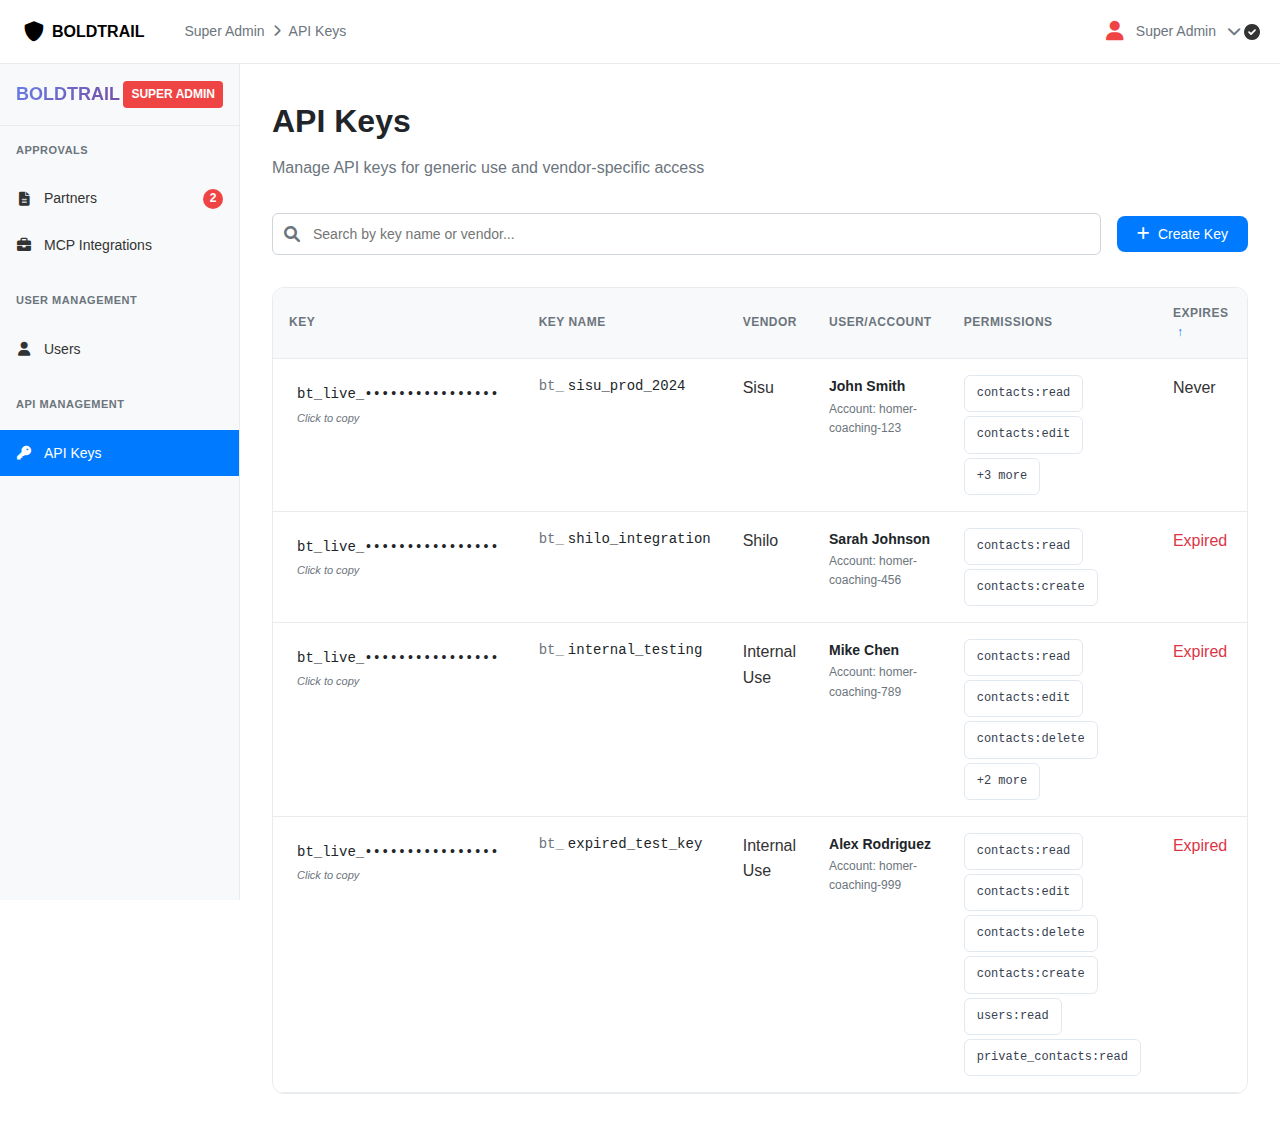
<file: index.html>
<!DOCTYPE html>
<html lang="en">
<head>
    <meta charset="UTF-8">
    <meta name="viewport" content="width=device-width, initial-scale=1.0">
    <title>Super Admin - API Keys</title>
    <link rel="stylesheet" href="styles.css">
    <link href="https://cdnjs.cloudflare.com/ajax/libs/font-awesome/6.0.0/css/all.min.css" rel="stylesheet">
</head>
<body>
    <!-- Header -->
    <header class="header">
        <div class="header-left">
            <div class="logo">
                <i class="fas fa-shield-alt"></i>
                <span>BOLDTRAIL</span>
            </div>
            <div class="breadcrumb">
                <span>Super Admin</span>
                <i class="fas fa-chevron-right"></i>
                <span>API Keys</span>
            </div>
        </div>
        <div class="header-right">
            <div class="user-info">
                <i class="fas fa-user"></i>
                <span>Super Admin</span>
                <i class="fas fa-chevron-down"></i>
            </div>
        </div>
    </header>

    <!-- Sidebar -->
    <aside class="sidebar">
        <div class="sidebar-header">
            <span>BOLDTRAIL</span>
            <div class="super-admin">SUPER ADMIN</div>
        </div>
        
        <nav class="sidebar-nav">
            <div class="nav-section">
                <h3>APPROVALS</h3>
                <ul>
                    <li><i class="fas fa-file-alt"></i> <a href="partners.html">Partners</a> <span class="notification-badge">2</span></li>
                    <li><i class="fas fa-briefcase"></i> MCP Integrations</li>
                </ul>
            </div>
            
            <div class="nav-section">
                <h3>USER MANAGEMENT</h3>
                <ul>
                    <li><i class="fas fa-user"></i> <a href="users.html">Users</a></li>
                </ul>
            </div>
            
            <div class="nav-section">
                <h3>API MANAGEMENT</h3>
                <ul>
                    <li class="active"><i class="fas fa-key"></i> <a href="index.html">API Keys</a></li>
                </ul>
            </div>
        </nav>
    </aside>

    <!-- Main Content -->
    <main class="main-content">
        <div class="page-header">
            <h1>API Keys</h1>
            <p>Manage API keys for generic use and vendor-specific access</p>
        </div>



        <!-- Search and Filter -->
        <div class="search-filter-bar">
            <div class="search-box">
                <i class="fas fa-search"></i>
                <input type="text" placeholder="Search by key name or vendor...">
            </div>
            <button class="btn-primary" onclick="openCreateKeyModal()">
                <i class="fas fa-plus"></i>
                Create Key
            </button>
        </div>

        <!-- API Keys Table -->
        <div class="table-container">
            <table class="api-keys-table">
                <thead>
                    <tr>
                        <th>KEY</th>
                        <th>KEY NAME</th>
                        <th>VENDOR</th>
                        <th>USER/ACCOUNT</th>
                        <th>PERMISSIONS</th>
                        <th>EXPIRES <span class="sort-icon" onclick="sortTable('expires')">↑</span></th>
                        <th>CREATED <span class="sort-icon" onclick="sortTable('created')">↑</span></th>
                        <th>CREATED BY</th>
                        <th>LAST USED</th>
                        <th>ACTIONS</th>
                    </tr>
                </thead>
                <tbody>
                    <tr>
                        <td>
                            <div class="api-key-display" onclick="copyApiKey('bt_live_51JXabc123def456', this)">
                                <div class="api-key-text">bt_live_••••••••••••••••</div>
                                <div class="copy-instruction">Click to copy</div>
                            </div>
                        </td>
                        <td>
                            <div class="key-name">
                                <span class="key-prefix">bt_</span>
                                <span class="key-suffix">sisu_prod_2024</span>
                            </div>
                        </td>
                        <td>Sisu</td>
                        <td>
                            <div class="user-account">
                                <div class="user-name">John Smith</div>
                                <div class="account-id">Account: homer-coaching-123</div>
                            </div>
                        </td>
                        <td>
                            <div class="permissions">
                                <span class="permission-tag">contacts:read</span>
                                <span class="permission-tag">contacts:edit</span>
                                <span class="permission-tag" data-tooltip="contacts:delete, contacts:create, users:read">+3 more</span>
                            </div>
                        </td>
                        <td>Never</td>
                        <td>Aug 15, 2024</td>
                        <td>Zander Laurent</td>
                        <td>2 hours ago</td>
                        <td>
                            <div class="actions">
                                <button class="btn-secondary btn-sm" onclick="refreshApiKey('bt_live_51JXabc123def456')">Refresh</button>
                                <button class="btn-danger btn-sm" onclick="deleteApiKey('bt_live_51JXabc123def456')">Delete</button>
                            </div>
                        </td>
                    </tr>
                    <tr>
                        <td>
                            <div class="api-key-display" onclick="copyApiKey('bt_live_51JXdef789ghi012', this)">
                                <div class="api-key-text">bt_live_••••••••••••••••</div>
                                <div class="copy-instruction">Click to copy</div>
                            </div>
                        </td>
                        <td>
                            <div class="key-name">
                                <span class="key-prefix">bt_</span>
                                <span class="key-suffix">shilo_integration</span>
                            </div>
                        </td>
                        <td>Shilo</td>
                        <td>
                            <div class="user-account">
                                <div class="user-name">Sarah Johnson</div>
                                <div class="account-id">Account: homer-coaching-456</div>
                            </div>
                        </td>
                        <td>
                            <div class="permissions">
                                <span class="permission-tag">contacts:read</span>
                                <span class="permission-tag">contacts:create</span>
                            </div>
                        </td>
                        <td>Dec 15, 2025</td>
                        <td>Aug 18, 2024</td>
                        <td>Zander Laurent</td>
                        <td>1 day ago</td>
                        <td>
                            <div class="actions">
                                <button class="btn-secondary btn-sm" onclick="refreshApiKey('bt_live_51JXdef789ghi012')">Refresh</button>
                                <button class="btn-danger btn-sm" onclick="deleteApiKey('bt_live_51JXdef789ghi012')">Delete</button>
                            </div>
                        </td>
                    </tr>
                    <tr>
                        <td>
                            <div class="api-key-display" onclick="copyApiKey('bt_live_51JXghi345jkl678', this)">
                                <div class="api-key-text">bt_live_••••••••••••••••</div>
                                <div class="copy-instruction">Click to copy</div>
                            </div>
                        </td>
                        <td>
                            <div class="key-name">
                                <span class="key-prefix">bt_</span>
                                <span class="key-suffix">internal_testing</span>
                            </div>
                        </td>
                        <td>Internal Use</td>
                        <td>
                            <div class="user-account">
                                <div class="user-name">Mike Chen</div>
                                <div class="account-id">Account: homer-coaching-789</div>
                            </div>
                        </td>
                        <td>
                            <div class="permissions">
                                <span class="permission-tag">contacts:read</span>
                                <span class="permission-tag">contacts:edit</span>
                                <span class="permission-tag">contacts:delete</span>
                                <span class="permission-tag" data-tooltip="contacts:create, users:read">+2 more</span>
                            </div>
                        </td>
                        <td>Sep 20, 2024</td>
                        <td>Aug 20, 2024</td>
                        <td>Zander Laurent</td>
                        <td>30 minutes ago</td>
                        <td>
                            <div class="actions">
                                <button class="btn-secondary btn-sm" onclick="refreshApiKey('bt_live_51JXghi345jkl678')">Refresh</button>
                                <button class="btn-danger btn-sm" onclick="deleteApiKey('bt_live_51JXghi345jkl678')">Delete</button>
                            </div>
                        </td>
                    </tr>
                    <tr>
                        <td>
                            <div class="api-key-display" onclick="copyApiKey('bt_live_51JXexpired123456', this)">
                                <div class="api-key-text">bt_live_••••••••••••••••</div>
                                <div class="copy-instruction">Click to copy</div>
                            </div>
                        </td>
                        <td>
                            <div class="key-name">
                                <span class="key-prefix">bt_</span>
                                <span class="key-suffix">expired_test_key</span>
                            </div>
                        </td>
                        <td>Internal Use</td>
                        <td>
                            <div class="user-account">
                                <div class="user-name">Alex Rodriguez</div>
                                <div class="account-id">Account: homer-coaching-999</div>
                            </div>
                        </td>
                        <td>
                            <div class="permissions">
                                <span class="permission-tag">contacts:read</span>
                                <span class="permission-tag">contacts:edit</span>
                                <span class="permission-tag">contacts:delete</span>
                                <span class="permission-tag">contacts:create</span>
                                <span class="permission-tag">users:read</span>
                                <span class="permission-tag">private_contacts:read</span>
                            </div>
                        </td>
                        <td class="expired">Aug 1, 2024</td>
                        <td>Jul 15, 2024</td>
                        <td>Zander Laurent</td>
                        <td>1 week ago</td>
                        <td>
                            <div class="actions">
                                <button class="btn-secondary btn-sm" onclick="refreshApiKey('bt_live_51JXexpired123456')">Refresh</button>
                                <button class="btn-danger btn-sm" onclick="deleteApiKey('bt_live_51JXexpired123456')">Delete</button>
                            </div>
                        </td>
                    </tr>
                </tbody>
            </table>
        </div>
    </main>

    <!-- Create Webhook Modal -->
    <div id="createWebhookModal" class="modal">
        <div class="modal-content">
            <div class="modal-header">
                <h2>Create New Webhook</h2>
                <button class="modal-close" onclick="closeCreateWebhookModal()">
                    <i class="fas fa-times"></i>
                </button>
            </div>
            
            <form id="createWebhookForm">
                <!-- API Key Input -->
                <div class="form-group">
                    <label for="apiKey">API Key*</label>
                    <input type="text" id="apiKey" name="apiKey" placeholder="Enter your API key" required>
                    <div class="error-message" id="apiKeyError">API key is required</div>
                    <small>Use your existing API key to authenticate this webhook creation</small>
                </div>

                <!-- Entity Type Selection -->
                <div class="form-group">
                    <label>Entity Type*</label>
                    <div class="radio-group">
                        <label class="radio-option">
                            <input type="radio" name="entityType" value="account" checked>
                            <div class="radio-custom"></div>
                            <div class="radio-content">
                                <strong>Account</strong>
                                <small>Webhook for entire account</small>
                            </div>
                        </label>
                        <label class="radio-option">
                            <input type="radio" name="entityType" value="entity">
                            <div class="radio-custom"></div>
                            <div class="radio-content">
                                <strong>Entity</strong>
                                <small>Webhook for specific entity</small>
                            </div>
                        </label>
                        <label class="radio-option">
                            <input type="radio" name="entityType" value="user">
                            <div class="radio-custom"></div>
                            <div class="radio-content">
                                <strong>User</strong>
                                <small>Webhook for specific user</small>
                            </div>
                        </label>
                    </div>
                </div>

                <!-- Scope ID (conditional) -->
                <div class="form-group" id="scopeIdGroup" style="display: none;">
                    <label for="scopeId">Scope ID*</label>
                    <input type="text" id="scopeId" name="scopeId" placeholder="Enter scope ID">
                    <div class="error-message" id="scopeIdError">Scope ID is required</div>
                </div>

                <!-- Vendor -->
                <div class="form-group">
                    <label for="webhookVendor">Vendor*</label>
                    <select id="webhookVendor" name="webhookVendor" required>
                        <option value="">Select vendor...</option>
                        <option value="homer-coaching">Homer Coaching</option>
                        <option value="boldtrail">BoldTrail</option>
                    </select>
                    <div class="error-message" id="webhookVendorError">Vendor is required</div>
                </div>

                <!-- Status -->
                <div class="form-group">
                    <label for="webhookStatus">Status</label>
                    <select id="webhookStatus" name="webhookStatus">
                        <option value="active" selected>Active</option>
                        <option value="inactive">Inactive</option>
                    </select>
                </div>

                <!-- Contact Webhooks Section -->
                <div class="webhook-section">
                    <h3>Contact Webhooks</h3>
                    
                    <div class="form-group">
                        <label for="contactDestination">Contact Destination URL*</label>
                        <input type="url" id="contactDestination" name="contactDestination" placeholder="https://your-api.com/webhooks/contacts">
                        <div class="error-message" id="contactDestinationError">Contact destination URL is required</div>
                    </div>

                    <div class="form-group">
                        <label for="contactMethod">Contact Method</label>
                        <select id="contactMethod" name="contactMethod">
                            <option value="POST" selected>POST</option>
                            <option value="PUT">PUT</option>
                            <option value="PATCH">PATCH</option>
                        </select>
                    </div>

                    <div class="form-group">
                        <label for="contactHeaders">Contact Headers (JSON)</label>
                        <textarea id="contactHeaders" name="contactHeaders" placeholder='{"Authorization": "Bearer token", "Content-Type": "application/json"}' rows="3"></textarea>
                    </div>
                </div>

                <!-- Contact Action Webhooks Section -->
                <div class="webhook-section">
                    <h3>Contact Action Webhooks</h3>
                    
                    <div class="form-group">
                        <label for="actionDestination">Action Destination URL*</label>
                        <input type="url" id="actionDestination" name="actionDestination" placeholder="https://your-api.com/webhooks/actions">
                        <div class="error-message" id="actionDestinationError">Action destination URL is required</div>
                    </div>

                    <div class="form-group">
                        <label for="actionMethod">Action Method</label>
                        <select id="actionMethod" name="actionMethod">
                            <option value="POST" selected>POST</option>
                            <option value="PUT">PUT</option>
                            <option value="PATCH">PATCH</option>
                        </select>
                    </div>

                    <div class="form-group">
                        <label for="actionHeaders">Action Headers (JSON)</label>
                        <textarea id="actionHeaders" name="actionHeaders" placeholder='{"Authorization": "Bearer token", "Content-Type": "application/json"}' rows="3"></textarea>
                    </div>
                </div>

                <!-- Batch Limit -->
                <div class="form-group">
                    <label for="batchLimit">Batch Limit</label>
                    <input type="number" id="batchLimit" name="batchLimit" value="100" min="1" max="1000">
                    <small>Maximum number of events to batch together</small>
                </div>

                <!-- Inclusions -->
                <div class="form-group">
                    <label for="inclusions">Inclusions (Optional)</label>
                    <textarea id="inclusions" name="inclusions" placeholder="Filter criteria for webhook events" rows="3"></textarea>
                </div>

                <div class="modal-actions">
                    <button type="button" class="btn-secondary" onclick="closeCreateWebhookModal()">Cancel</button>
                    <button type="submit" class="btn-primary">Create Webhook</button>
                </div>
            </form>
        </div>
    </div>

    <!-- Create Key Modal -->
    <div id="createKeyModal" class="modal">
        <div class="modal-content">
            <div class="modal-header">
                <h2>Create New API Key</h2>
                <button class="close-btn" onclick="closeCreateKeyModal()">
                    <i class="fas fa-times"></i>
                </button>
            </div>
            
            <form id="createKeyForm">
                <div class="form-group">
                    <label for="keyName">Key Name*</label>
                    <input type="text" id="keyName" name="keyName" placeholder="e.g., production-api-key">
                    <div class="error-message" id="keyNameError">Key name is required</div>
                </div>

                <div class="form-group">
                    <label for="vendorSelect">Partner*</label>
                    <div class="searchable-dropdown-container">
                        <div class="searchable-dropdown-display" onclick="togglePartnerDropdown()">
                            <span id="partnerDisplay">Select a partner...</span>
                            <i class="fas fa-chevron-down"></i>
                        </div>
                        <div class="searchable-dropdown-menu" id="partnerDropdown">
                            <div class="searchable-dropdown-search">
                                <input type="text" id="partnerSearch" placeholder="Search partners..." oninput="filterPartners()">
                            </div>
                            <div class="searchable-dropdown-options">
                                <div class="searchable-dropdown-option" data-value="sisu" onclick="selectPartner('sisu', 'Sisu')">Sisu</div>
                                <div class="searchable-dropdown-option" data-value="boldtrail-dev" onclick="selectPartner('boldtrail-dev', 'BoldTrail Development')">BoldTrail Development</div>
                                <div class="searchable-dropdown-option" data-value="shilo" onclick="selectPartner('shilo', 'Shilo')">Shilo</div>
                            </div>
                        </div>
                    </div>
                    <div class="error-message" id="vendorError">Partner is required</div>
                </div>

                <div class="form-group">
                    <label for="userEmail">User ID*</label>
                    <input type="text" id="userEmail" name="userEmail" placeholder="Enter user ID">
                    <div class="error-message" id="userEmailError">User ID is required</div>
                    <div class="error-message" id="userEmailNotFoundError" style="display: none;">No matching user found</div>
                </div>

                <div class="form-group">
                    <label for="scopeSelect">Top Level Scope*</label>
                    <div class="multiselect-container">
                        <div class="multiselect-display" onclick="toggleMultiselect()">
                            <span id="scopeDisplay">Select scopes...</span>
                            <i class="fas fa-chevron-down"></i>
                        </div>
                        <div class="multiselect-dropdown" id="scopeDropdown">
                            <label class="multiselect-option">
                                <input type="checkbox" value="platform" onchange="updateScopeSelection()">
                                <span>Platform</span>
                            </label>
                            <label class="multiselect-option">
                                <input type="checkbox" value="crm" onchange="updateScopeSelection()">
                                <span>CRM</span>
                            </label>
                        </div>
                    </div>
                    <div class="error-message" id="scopeError">At least one scope is required</div>
                </div>

                <div class="form-group">
                    <label>Permissions*</label>
                    <div class="permissions-header">
                        <div class="permission-actions">
                            <button type="button" class="btn-link" onclick="selectAllPermissions()">Select: All</button>
                            <button type="button" class="btn-link" onclick="selectNoPermissions()">None</button>
                        </div>
                    </div>
                    <div class="permissions-grid" id="permissionsGrid">
                        <!-- Permissions will be populated based on scope selection -->
                    </div>
                    <div class="error-message" id="permissionsError">At least one permission is required</div>
                </div>

                <div class="form-group">
                    <label for="expires">Expires</label>
                    <select id="expires">
                        <option value="30d">1 month</option>
                        <option value="never">Never</option>
                        <option value="90d">90 days</option>
                        <option value="1y">1 year</option>
                        <option value="custom">Custom date</option>
                    </select>
                </div>

                <div class="modal-actions">
                    <button type="button" class="btn-secondary" onclick="closeCreateKeyModal()">Cancel</button>
                    <button type="submit" class="btn-primary">Create Key</button>
                </div>
            </form>
        </div>
    </div>

    <!-- Delete API Key Modal -->
    <div id="deleteKeyModal" class="modal">
        <div class="modal-content">
            <div class="modal-header">
                <h2>Delete API Key</h2>
                <button class="close-btn" onclick="closeDeleteKeyModal()">
                    <i class="fas fa-times"></i>
                </button>
            </div>
            
            <div class="modal-body">
                <p>Are you sure you want to delete this API key? This will remove the integration for your client and cannot be undone.</p>
            </div>
            
            <div class="modal-footer">
                <button class="btn-secondary" onclick="closeDeleteKeyModal()">Cancel</button>
                <button class="btn-danger" onclick="confirmDeleteApiKey()">Delete</button>
            </div>
        </div>
    </div>

    <!-- Refresh API Key Modal -->
    <div id="refreshKeyModal" class="modal">
        <div class="modal-content">
            <div class="modal-header">
                <h2>Refresh API Key</h2>
                <button class="close-btn" onclick="closeRefreshKeyModal()">
                    <i class="fas fa-times"></i>
                </button>
            </div>
            
            <div class="modal-body">
                <p>Are you sure you want to refresh this API key? The old key will be invalidated and you will need to update the integration with the new key.</p>
            </div>
            
            <div class="modal-footer">
                <button class="btn-secondary" onclick="closeRefreshKeyModal()">Cancel</button>
                <button class="btn-danger" onclick="confirmRefreshApiKey()">Refresh Key</button>
            </div>
        </div>
    </div>

    <!-- Success Toaster -->
    <div id="successToaster" class="toaster">
        <div class="toaster-content">
            <i class="fas fa-check-circle"></i>
            <span id="toasterMessage"></span>
        </div>
    </div>

    <script src="script.js"></script>
</body>
</html>
</file>
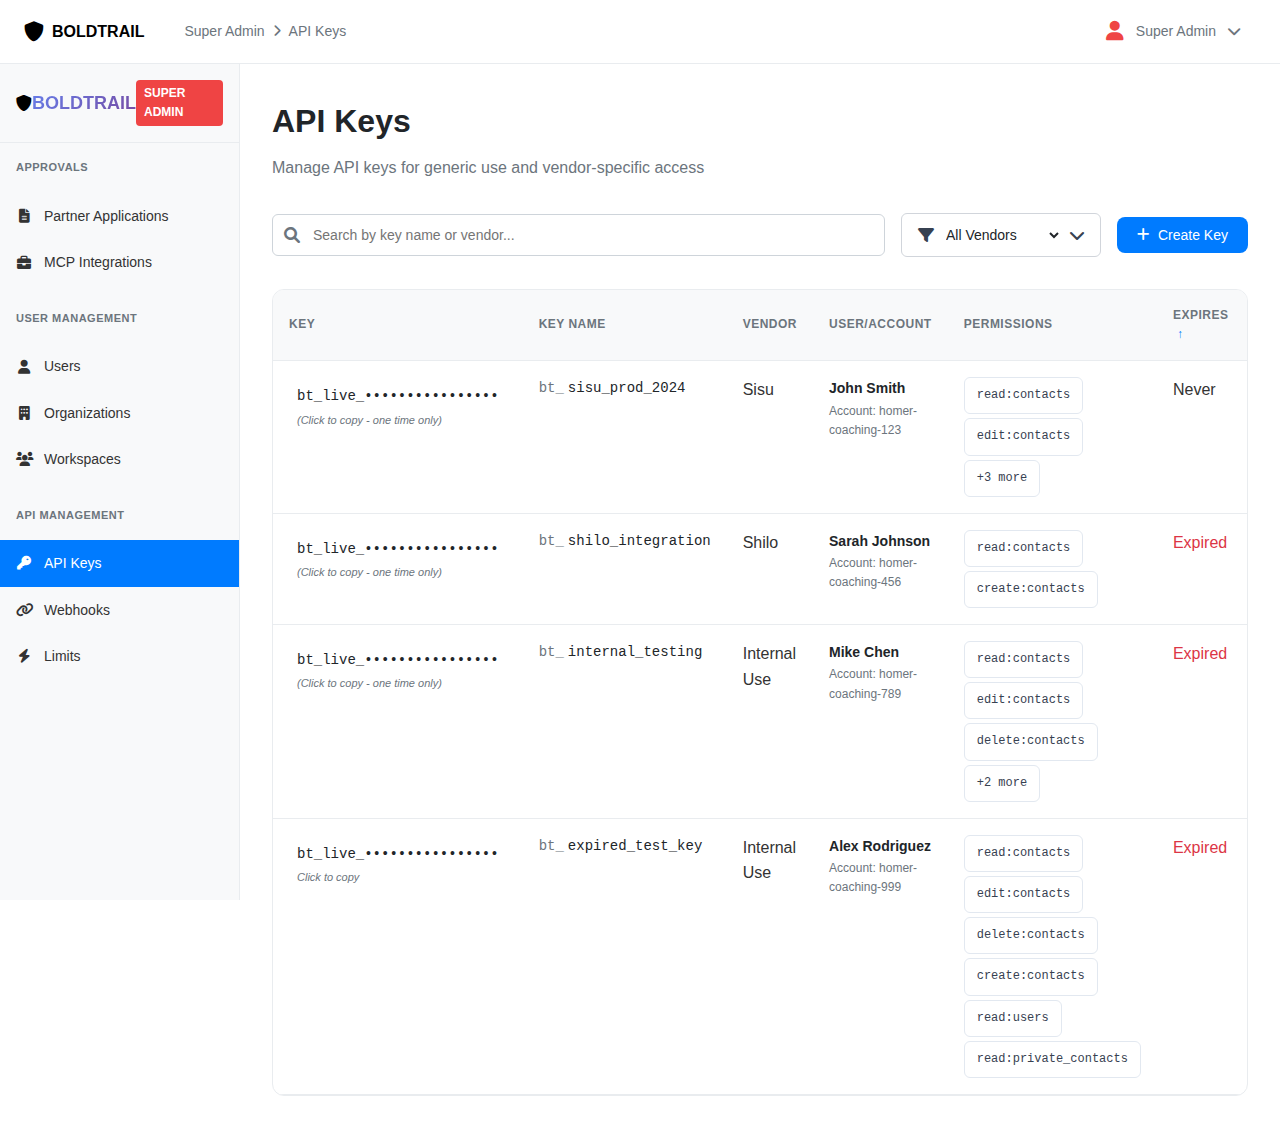
<file: index 2.html>
<!DOCTYPE html>
<html lang="en">
<head>
    <meta charset="UTF-8">
    <meta name="viewport" content="width=device-width, initial-scale=1.0">
    <title>Super Admin - API Keys</title>
    <link rel="stylesheet" href="styles.css">
    <link href="https://cdnjs.cloudflare.com/ajax/libs/font-awesome/6.0.0/css/all.min.css" rel="stylesheet">
</head>
<body>
    <!-- Header -->
    <header class="header">
        <div class="header-left">
            <div class="logo">
                <i class="fas fa-shield-alt"></i>
                <span>BOLDTRAIL</span>
            </div>
            <div class="breadcrumb">
                <span>Super Admin</span>
                <i class="fas fa-chevron-right"></i>
                <span>API Keys</span>
            </div>
        </div>
        <div class="header-right">
            <div class="user-info">
                <i class="fas fa-user"></i>
                <span>Super Admin</span>
                <i class="fas fa-chevron-down"></i>
            </div>
        </div>
    </header>

    <!-- Sidebar -->
    <aside class="sidebar">
        <div class="sidebar-header">
            <i class="fas fa-shield-alt"></i>
            <span>BOLDTRAIL</span>
            <div class="super-admin">SUPER ADMIN</div>
        </div>
        
        <nav class="sidebar-nav">
            <div class="nav-section">
                <h3>APPROVALS</h3>
                <ul>
                    <li><i class="fas fa-file-alt"></i> Partner Applications</li>
                    <li><i class="fas fa-briefcase"></i> MCP Integrations</li>
                </ul>
            </div>
            
            <div class="nav-section">
                <h3>USER MANAGEMENT</h3>
                <ul>
                    <li><i class="fas fa-user"></i> Users</li>
                    <li><i class="fas fa-building"></i> Organizations</li>
                    <li><i class="fas fa-users"></i> Workspaces</li>
                </ul>
            </div>
            
            <div class="nav-section">
                <h3>API MANAGEMENT</h3>
                <ul>
                    <li class="active"><i class="fas fa-key"></i> API Keys</li>
                    <li><i class="fas fa-link"></i> Webhooks</li>
                    <li><i class="fas fa-bolt"></i> Limits</li>
                </ul>
            </div>
        </nav>
    </aside>

    <!-- Main Content -->
    <main class="main-content">
        <div class="page-header">
            <h1>API Keys</h1>
            <p>Manage API keys for generic use and vendor-specific access</p>
        </div>



        <!-- Search and Filter -->
        <div class="search-filter-bar">
            <div class="search-box">
                <i class="fas fa-search"></i>
                <input type="text" placeholder="Search by key name or vendor...">
            </div>
            <div class="filter-dropdown">
                <i class="fas fa-filter"></i>
                <select>
                    <option>All Vendors</option>
                    <option>Sisu</option>
                    <option>Shilo</option>
                    <option>Internal Use</option>
                </select>
                <i class="fas fa-chevron-down"></i>
            </div>
            <button class="btn-primary" onclick="openCreateKeyModal()">
                <i class="fas fa-plus"></i>
                Create Key
            </button>
        </div>

        <!-- API Keys Table -->
        <div class="table-container">
            <table class="api-keys-table">
                <thead>
                    <tr>
                        <th>KEY</th>
                        <th>KEY NAME</th>
                        <th>VENDOR</th>
                        <th>USER/ACCOUNT</th>
                        <th>PERMISSIONS</th>
                        <th>EXPIRES <span class="sort-icon" onclick="sortTable('expires')">↑</span></th>
                        <th>CREATED <span class="sort-icon" onclick="sortTable('created')">↑</span></th>
                        <th>CREATED BY</th>
                        <th>LAST USED</th>
                        <th>ACTIONS</th>
                    </tr>
                </thead>
                <tbody>
                    <tr>
                        <td>
                            <div class="api-key-display" onclick="copyApiKey('bt_live_51JXabc123def456', this)">
                                <div class="api-key-text">bt_live_••••••••••••••••</div>
                                <div class="copy-instruction">(Click to copy - one time only)</div>
                            </div>
                        </td>
                        <td>
                            <div class="key-name">
                                <span class="key-prefix">bt_</span>
                                <span class="key-suffix">sisu_prod_2024</span>
                            </div>
                        </td>
                        <td>Sisu</td>
                        <td>
                            <div class="user-account">
                                <div class="user-name">John Smith</div>
                                <div class="account-id">Account: homer-coaching-123</div>
                            </div>
                        </td>
                        <td>
                            <div class="permissions">
                                <span class="permission-tag">read:contacts</span>
                                <span class="permission-tag">edit:contacts</span>
                                <span class="permission-tag" data-tooltip="delete:contacts, create:contacts, read:users">+3 more</span>
                            </div>
                        </td>
                        <td>Never</td>
                        <td>Aug 15, 2024</td>
                        <td>Zander Laurent</td>
                        <td>2 hours ago</td>
                        <td>
                            <div class="actions">
                                <button class="btn-secondary btn-sm" onclick="refreshApiKey('bt_live_51JXabc123def456')">Refresh</button>
                                <button class="btn-danger btn-sm" onclick="deleteApiKey('bt_live_51JXabc123def456')">Delete</button>
                            </div>
                        </td>
                    </tr>
                    <tr>
                        <td>
                            <div class="api-key-display" onclick="copyApiKey('bt_live_51JXdef789ghi012', this)">
                                <div class="api-key-text">bt_live_••••••••••••••••</div>
                                <div class="copy-instruction">(Click to copy - one time only)</div>
                            </div>
                        </td>
                        <td>
                            <div class="key-name">
                                <span class="key-prefix">bt_</span>
                                <span class="key-suffix">shilo_integration</span>
                            </div>
                        </td>
                        <td>Shilo</td>
                        <td>
                            <div class="user-account">
                                <div class="user-name">Sarah Johnson</div>
                                <div class="account-id">Account: homer-coaching-456</div>
                            </div>
                        </td>
                        <td>
                            <div class="permissions">
                                <span class="permission-tag">read:contacts</span>
                                <span class="permission-tag">create:contacts</span>
                            </div>
                        </td>
                        <td>Dec 15, 2024</td>
                        <td>Aug 18, 2024</td>
                        <td>Zander Laurent</td>
                        <td>1 day ago</td>
                        <td>
                            <div class="actions">
                                <button class="btn-secondary btn-sm" onclick="refreshApiKey('bt_live_51JXdef789ghi012')">Refresh</button>
                                <button class="btn-danger btn-sm" onclick="deleteApiKey('bt_live_51JXdef789ghi012')">Delete</button>
                            </div>
                        </td>
                    </tr>
                    <tr>
                        <td>
                            <div class="api-key-display" onclick="copyApiKey('bt_live_51JXghi345jkl678', this)">
                                <div class="api-key-text">bt_live_••••••••••••••••</div>
                                <div class="copy-instruction">(Click to copy - one time only)</div>
                            </div>
                        </td>
                        <td>
                            <div class="key-name">
                                <span class="key-prefix">bt_</span>
                                <span class="key-suffix">internal_testing</span>
                            </div>
                        </td>
                        <td>Internal Use</td>
                        <td>
                            <div class="user-account">
                                <div class="user-name">Mike Chen</div>
                                <div class="account-id">Account: homer-coaching-789</div>
                            </div>
                        </td>
                        <td>
                            <div class="permissions">
                                <span class="permission-tag">read:contacts</span>
                                <span class="permission-tag">edit:contacts</span>
                                <span class="permission-tag">delete:contacts</span>
                                <span class="permission-tag" data-tooltip="create:contacts, read:users">+2 more</span>
                            </div>
                        </td>
                        <td>Sep 20, 2024</td>
                        <td>Aug 20, 2024</td>
                        <td>Zander Laurent</td>
                        <td>30 minutes ago</td>
                        <td>
                            <div class="actions">
                                <button class="btn-secondary btn-sm" onclick="refreshApiKey('bt_live_51JXghi345jkl678')">Refresh</button>
                                <button class="btn-danger btn-sm" onclick="deleteApiKey('bt_live_51JXghi345jkl678')">Delete</button>
                            </div>
                        </td>
                    </tr>
                    <tr>
                        <td>
                            <div class="api-key-display" onclick="copyApiKey('bt_live_51JXexpired123456', this)">
                                <div class="api-key-text">bt_live_••••••••••••••••</div>
                                <div class="copy-instruction">Click to copy</div>
                            </div>
                        </td>
                        <td>
                            <div class="key-name">
                                <span class="key-prefix">bt_</span>
                                <span class="key-suffix">expired_test_key</span>
                            </div>
                        </td>
                        <td>Internal Use</td>
                        <td>
                            <div class="user-account">
                                <div class="user-name">Alex Rodriguez</div>
                                <div class="account-id">Account: homer-coaching-999</div>
                            </div>
                        </td>
                        <td>
                            <div class="permissions">
                                <span class="permission-tag">read:contacts</span>
                                <span class="permission-tag">edit:contacts</span>
                                <span class="permission-tag">delete:contacts</span>
                                <span class="permission-tag">create:contacts</span>
                                <span class="permission-tag">read:users</span>
                                <span class="permission-tag">read:private_contacts</span>
                            </div>
                        </td>
                        <td class="expired">Aug 1, 2024</td>
                        <td>Jul 15, 2024</td>
                        <td>Zander Laurent</td>
                        <td>1 week ago</td>
                        <td>
                            <div class="actions">
                                <button class="btn-secondary btn-sm" onclick="refreshApiKey('bt_live_51JXexpired123456')">Refresh</button>
                                <button class="btn-danger btn-sm" onclick="deleteApiKey('bt_live_51JXexpired123456')">Delete</button>
                            </div>
                        </td>
                    </tr>
                </tbody>
            </table>
        </div>
    </main>

    <!-- Create Key Modal -->
    <div id="createKeyModal" class="modal">
        <div class="modal-content">
            <div class="modal-header">
                <h2>Create New API Key</h2>
                <button class="close-btn" onclick="closeCreateKeyModal()">
                    <i class="fas fa-times"></i>
                </button>
            </div>
            
            <form id="createKeyForm">
                <div class="form-group">
                    <label for="keyName">Key Name*</label>
                    <input type="text" id="keyName" placeholder="e.g., production-api-key">
                    <div class="error-message" id="keyNameError">Key name is required</div>
                </div>

                <div class="form-group">
                    <label for="vendorSelect">Vendor*</label>
                    <select id="vendorSelect">
                        <option value="">Select a vendor...</option>
                        <option value="sisu">Sisu</option>
                        <option value="shilo">Shilo</option>
                        <option value="internal">Internal Use</option>
                    </select>
                    <div class="error-message" id="vendorError">Vendor is required</div>
                </div>

                <div class="form-group">
                    <label for="userEmail">User Email*</label>
                    <input type="email" id="userEmail" placeholder="Enter user email">
                    <div class="error-message" id="userEmailError">User email is required</div>
                    <div class="error-message" id="userEmailNotFoundError" style="display: none;">No matching user found</div>
                </div>

                <div class="form-group">
                    <label>Permissions*</label>
                    <div class="permissions-header">
                        <div class="permission-actions">
                            <button type="button" class="btn-link" onclick="selectAllPermissions()">Select: All</button>
                            <button type="button" class="btn-link" onclick="selectNoPermissions()">None</button>
                        </div>
                    </div>
                    <div class="permissions-grid">
                        <label class="permission-checkbox">
                            <input type="checkbox" name="permissions" value="read:contacts">
                            <span class="checkbox-custom"></span>
                            read:contacts
                        </label>
                        <label class="permission-checkbox">
                            <input type="checkbox" name="permissions" value="edit:contacts">
                            <span class="checkbox-custom"></span>
                            edit:contacts
                        </label>
                        <label class="permission-checkbox">
                            <input type="checkbox" name="permissions" value="delete:contacts">
                            <span class="checkbox-custom"></span>
                            delete:contacts
                        </label>
                        <label class="permission-checkbox">
                            <input type="checkbox" name="permissions" value="create:contacts">
                            <span class="checkbox-custom"></span>
                            create:contacts
                        </label>
                        <label class="permission-checkbox">
                            <input type="checkbox" name="permissions" value="read:users">
                            <span class="checkbox-custom"></span>
                            read:users
                        </label>
                        <label class="permission-checkbox">
                            <input type="checkbox" name="permissions" value="read:private_contacts">
                            <span class="checkbox-custom"></span>
                            read:private_contacts
                        </label>
                    </div>
                    <div class="error-message" id="permissionsError">At least one permission is required</div>
                </div>

                <div class="form-group">
                    <label for="expires">Expires</label>
                    <select id="expires">
                        <option value="30d">1 month</option>
                        <option value="never">Never</option>
                        <option value="90d">90 days</option>
                        <option value="1y">1 year</option>
                        <option value="custom">Custom date</option>
                    </select>
                </div>

                <div class="modal-actions">
                    <button type="button" class="btn-secondary" onclick="closeCreateKeyModal()">Cancel</button>
                    <button type="submit" class="btn-primary">Create Key</button>
                </div>
            </form>
        </div>
    </div>

    <!-- Delete API Key Modal -->
    <div id="deleteKeyModal" class="modal">
        <div class="modal-content">
            <div class="modal-header">
                <h2>Delete API Key</h2>
                <button class="close-btn" onclick="closeDeleteKeyModal()">
                    <i class="fas fa-times"></i>
                </button>
            </div>
            
            <div class="modal-body">
                <p>Are you sure you want to delete this API key? This will remove the integration for your client and cannot be undone.</p>
            </div>
            
            <div class="modal-footer">
                <button class="btn-secondary" onclick="closeDeleteKeyModal()">Cancel</button>
                <button class="btn-danger" onclick="confirmDeleteApiKey()">Delete</button>
            </div>
        </div>
    </div>

    <!-- Refresh API Key Modal -->
    <div id="refreshKeyModal" class="modal">
        <div class="modal-content">
            <div class="modal-header">
                <h2>Refresh API Key</h2>
                <button class="close-btn" onclick="closeRefreshKeyModal()">
                    <i class="fas fa-times"></i>
                </button>
            </div>
            
            <div class="modal-body">
                <p>Are you sure you want to refresh this API key? The old key will be invalidated and you will need to update the integration with the new key.</p>
            </div>
            
            <div class="modal-footer">
                <button class="btn-secondary" onclick="closeRefreshKeyModal()">Cancel</button>
                <button class="btn-danger" onclick="confirmRefreshApiKey()">Refresh Key</button>
            </div>
        </div>
    </div>

    <script src="script.js"></script>
</body>
</html>
</file>
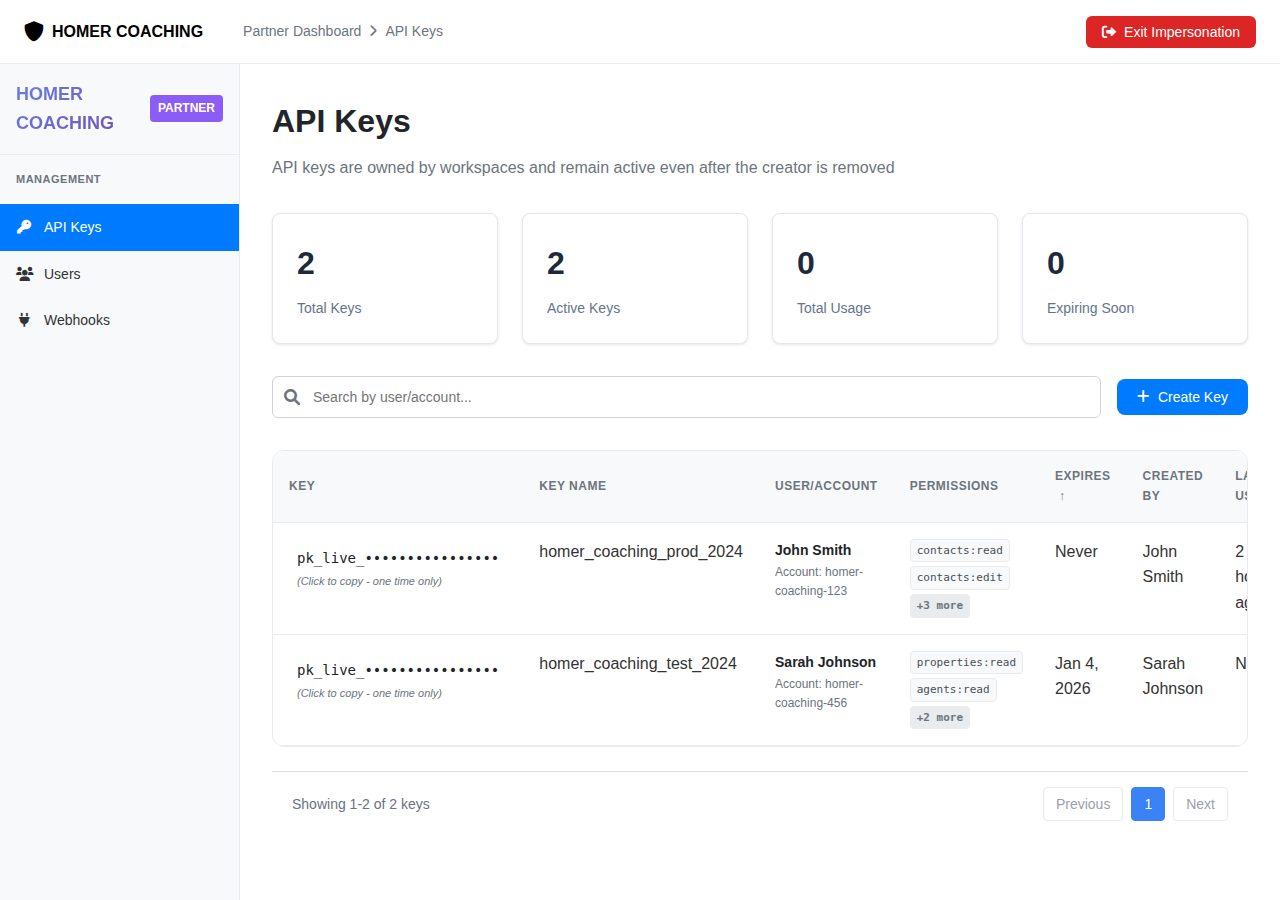
<file: partner-experience.html>
<!DOCTYPE html>
<html lang="en">
<head>
    <meta charset="UTF-8">
    <meta name="viewport" content="width=device-width, initial-scale=1.0">
    <title>Partner Experience - API Keys</title>
    <link rel="stylesheet" href="styles.css">
    <link href="https://cdnjs.cloudflare.com/ajax/libs/font-awesome/6.0.0/css/all.min.css" rel="stylesheet">
    <style>
        /* Partner Experience specific styles */
        .partner-badge {
            background: #8b5cf6;
            color: white;
            padding: 0.25rem 0.5rem;
            border-radius: 0.25rem;
            font-size: 0.75rem;
            font-weight: 600;
            text-transform: uppercase;
        }

        .exit-impersonation {
            background: #dc2626;
            color: white;
            border: none;
            padding: 8px 16px;
            border-radius: 6px;
            font-size: 14px;
            font-weight: 500;
            cursor: pointer;
            transition: background-color 0.2s;
            display: flex;
            align-items: center;
            gap: 8px;
        }

        .exit-impersonation:hover {
            background: #b91c1c;
        }

        .permission-tags {
            display: flex;
            flex-wrap: wrap;
            gap: 4px;
        }

        .permission-tag {
            background: #f8f9fa;
            color: #495057;
            padding: 2px 6px;
            border-radius: 4px;
            font-size: 11px;
            font-family: 'Monaco', 'Menlo', 'Ubuntu Mono', monospace;
            border: 1px solid #e9ecef;
        }

        .permission-tag:last-child {
            background: #e9ecef;
            color: #6c757d;
            font-weight: 600;
        }

        /* Remove hover effects from permission tags in table */
        .api-keys-table .permission-tag:hover,
        .api-keys-table .permission-tags .permission-tag:hover {
            border-color: #e9ecef !important;
            background: #f8f9fa !important;
            color: #495057 !important;
            transition: none !important;
        }
        
        /* Also override for the last-child (the +X more tags) */
        .api-keys-table .permission-tag:last-child:hover {
            border-color: #e9ecef !important;
            background: #e9ecef !important;
            color: #6c757d !important;
        }

        /* Permission tooltip styling */
        .permission-tag[data-tooltip] {
            cursor: help;
        }

        .permission-tag[data-tooltip]:hover::after {
            content: attr(data-tooltip);
            position: absolute;
            background: #333;
            color: white;
            padding: 4px 8px;
            border-radius: 4px;
            font-size: 10px;
            white-space: nowrap;
            z-index: 1000;
            margin-top: -30px;
            margin-left: 10px;
        }

        .action-buttons {
            display: flex;
            gap: 8px;
        }

        .btn-action {
            padding: 6px 12px;
            border: 1px solid #d1d5db;
            background: white;
            color: #374151;
            border-radius: 4px;
            font-size: 12px;
            cursor: pointer;
            transition: all 0.2s;
        }

        .btn-action:hover {
            background: #f9fafb;
            border-color: #9ca3af;
        }

        .btn-delete {
            color: #dc2626;
            border-color: #fecaca;
        }

        .btn-delete:hover {
            background: #fef2f2;
            border-color: #fca5a5;
        }

        .copy-hint {
            font-size: 12px;
            color: #6b7280;
            margin-top: 4px;
        }

        .pagination {
            display: flex;
            justify-content: space-between;
            align-items: center;
            margin-top: 24px;
        }

        .pagination-info {
            color: #6b7280;
            font-size: 14px;
        }

        .pagination-controls {
            display: flex;
            gap: 8px;
        }

        .btn-pagination {
            padding: 8px 12px;
            border: 1px solid #d1d5db;
            background: white;
            color: #374151;
            border-radius: 4px;
            font-size: 14px;
            cursor: pointer;
            transition: all 0.2s;
        }

        .btn-pagination:hover:not(:disabled) {
            background: #f9fafb;
            border-color: #9ca3af;
        }

        .btn-pagination.active {
            background: #3b82f6;
            color: white;
            border-color: #3b82f6;
        }

        .btn-pagination:disabled {
            opacity: 0.5;
            cursor: not-allowed;
        }

        /* Table header sorting icons */
        .sort-icon {
            cursor: pointer;
            color: #6b7280;
            margin-left: 4px;
            font-size: 12px;
        }

        .sort-icon:hover {
            color: #374151;
        }

        /* API key display styling */
        .api-key-display {
            cursor: pointer;
            padding: 8px 0;
            transition: background-color 0.2s;
            border-radius: 4px;
            padding: 8px;
        }

        .api-key-display:hover {
            background-color: #f8f9fa;
        }

        .api-key-display.copied {
            background-color: #fff3cd;
        }

        .api-key-text {
            font-family: 'Monaco', 'Menlo', 'Ubuntu Mono', monospace;
            font-size: 14px;
            color: #212529;
            margin-bottom: 4px;
        }

        .copy-instruction {
            font-size: 11px;
            color: #6c757d;
            font-style: italic;
        }

        .copy-success {
            font-size: 11px;
            color: #28a745;
            font-weight: 500;
            margin-top: 4px;
        }

        /* User account styling */
        .user-account {
            display: flex;
            flex-direction: column;
            gap: 2px;
        }

        .user-name {
            font-weight: 500;
            color: #212529;
            font-size: 14px;
        }

        .account-id {
            font-size: 12px;
            color: #6c757d;
        }

        /* Expiration info styling */
        .expiration-info {
            display: flex;
            flex-direction: column;
            gap: 2px;
        }

        .expiration-date {
            font-weight: 500;
            color: #212529;
        }

        .expiration-status {
            font-size: 12px;
            color: #10b981;
        }

        .expiration-status.expired {
            color: #dc2626;
        }

        /* Toaster styling */
        .toaster {
            position: fixed;
            top: 20px;
            right: 20px;
            z-index: 10000;
            pointer-events: none;
        }

        .toast {
            background: white;
            border-radius: 8px;
            box-shadow: 0 10px 25px rgba(0, 0, 0, 0.15);
            padding: 16px 20px;
            margin-bottom: 12px;
            min-width: 300px;
            max-width: 400px;
            display: flex;
            align-items: center;
            gap: 12px;
            border-left: 4px solid;
            pointer-events: auto;
            animation: slideIn 0.3s ease-out;
            transition: all 0.3s ease;
        }

        .toast.success {
            border-left-color: #10b981;
        }

        .toast.success .toast-icon {
            color: #10b981;
        }

        .toast.info {
            border-left-color: #3b82f6;
        }

        .toast.info .toast-icon {
            color: #3b82f6;
        }

        .toast.warning {
            border-left-color: #f59e0b;
        }

        .toast.warning .toast-icon {
            color: #f59e0b;
        }

        .toast.error {
            border-left-color: #ef4444;
        }

        .toast.error .toast-icon {
            color: #ef4444;
        }

        .toast-content {
            flex: 1;
        }

        .toast-title {
            font-weight: 600;
            font-size: 14px;
            color: #1f2937;
            margin-bottom: 2px;
        }

        .toast-message {
            font-size: 13px;
            color: #6b7280;
            line-height: 1.4;
        }

        .toast-close {
            background: none;
            border: none;
            color: #9ca3af;
            cursor: pointer;
            padding: 4px;
            border-radius: 4px;
            transition: color 0.2s;
        }

        .toast-close:hover {
            color: #6b7280;
        }

        @keyframes slideIn {
            from {
                transform: translateX(100%);
                opacity: 0;
            }
            to {
                transform: translateX(0);
                opacity: 1;
            }
        }

        /* Multiselect styling */
        .multiselect-container {
            position: relative;
        }

        .multiselect-display {
            display: flex;
            align-items: center;
            justify-content: space-between;
            padding: 12px;
            border: 1px solid #ced4da;
            border-radius: 6px;
            background: white;
            cursor: pointer;
            transition: border-color 0.2s;
        }

        .multiselect-display:hover {
            border-color: #adb5bd;
        }

        .multiselect-display.open {
            border-color: #007bff;
        }

        .multiselect-dropdown {
            position: absolute;
            top: 100%;
            left: 0;
            right: 0;
            background: white;
            border: 1px solid #ced4da;
            border-radius: 6px;
            box-shadow: 0 4px 6px rgba(0, 0, 0, 0.1);
            z-index: 1000;
            display: none;
            max-height: 200px;
            overflow-y: auto;
        }

        .multiselect-dropdown.show {
            display: block;
        }

        .multiselect-option {
            display: flex;
            align-items: center;
            padding: 8px 12px;
            cursor: pointer;
            transition: background-color 0.2s;
        }

        .multiselect-option:hover {
            background-color: #f8f9fa;
        }

        .multiselect-option input[type="checkbox"] {
            margin-right: 8px;
        }

        /* Permissions styling */
        .permissions-header {
            display: flex;
            justify-content: space-between;
            align-items: center;
            margin-bottom: 12px;
        }

        .permission-actions {
            display: flex;
            gap: 8px;
        }

        .btn-link {
            background: none;
            border: none;
            color: #007bff;
            text-decoration: underline;
            cursor: pointer;
            font-size: 12px;
            padding: 0;
        }

        .btn-link:hover {
            color: #0056b3;
        }

        .permissions-grid {
            display: grid;
            grid-template-columns: repeat(auto-fit, minmax(140px, 1fr));
            gap: 6px;
            border: 1px solid #ced4da;
            border-radius: 6px;
            padding: 12px;
            background: #f8f9fa;
            min-height: 100px;
        }

        .permission-option {
            display: flex;
            align-items: center;
            justify-content: center;
            padding: 4px 6px;
            margin: 0;
            cursor: pointer;
            background: #f8f9fa;
            border: 1px solid #dee2e6;
            border-radius: 4px;
            transition: all 0.2s ease;
            min-height: 32px;
        }

        .permission-option:hover {
            background-color: #e9ecef;
            border-color: #adb5bd;
        }

        .permission-option.selected {
            background-color: #007bff;
            border-color: #007bff;
            color: white;
        }

        .permission-option.selected span {
            color: white;
        }

        .permission-option span {
            font-size: 11px;
            color: #495057;
            font-weight: 500;
        }

        .permissions-grid p {
            margin: 0;
            padding: 20px;
            text-align: center;
        }

        /* Users table styles */
        .users-table {
            width: 100%;
            border-collapse: collapse;
            background: white;
            border-radius: 8px;
            overflow: hidden;
            box-shadow: 0 1px 3px rgba(0, 0, 0, 0.1);
        }

        .users-table th {
            background: #f8f9fa;
            padding: 16px;
            text-align: left;
            font-weight: 600;
            color: #495057;
            border-bottom: 1px solid #e9ecef;
            font-size: 14px;
        }

        .users-table td {
            padding: 16px;
            border-bottom: 1px solid #f1f3f4;
            vertical-align: middle;
        }

        .users-table tr:hover {
            background-color: #f8f9fa;
        }

        .user-info-cell {
            display: flex;
            align-items: center;
            gap: 12px;
        }

        .user-avatar {
            width: 40px;
            height: 40px;
            background: #e9ecef;
            border-radius: 50%;
            display: flex;
            align-items: center;
            justify-content: center;
            color: #6c757d;
        }

        .user-details {
            display: flex;
            flex-direction: column;
        }

        .user-name {
            font-weight: 600;
            color: #212529;
            font-size: 14px;
        }

        .user-email {
            color: #6c757d;
            font-size: 13px;
            margin-top: 2px;
        }

        .user-type-badge {
            padding: 6px 12px;
            border-radius: 20px;
            font-size: 12px;
            font-weight: 600;
            text-transform: uppercase;
        }

        .user-type-badge.vendor {
            background: #e3f2fd;
            color: #1976d2;
        }

        .user-type-badge.vendor-admin {
            background: #f3e5f5;
            color: #7b1fa2;
        }

        .actions {
            display: flex;
            justify-content: center;
            gap: 8px;
        }

        /* Button styles */
        .btn-danger {
            background-color: #dc3545;
            color: white;
            border: 1px solid #dc3545;
            padding: 8px 16px;
            border-radius: 6px;
            font-size: 14px;
            font-weight: 500;
            cursor: pointer;
            transition: all 0.2s;
        }

        .btn-danger:hover {
            background-color: #c82333;
            border-color: #bd2130;
        }

        .btn-sm {
            padding: 6px 12px;
            font-size: 12px;
        }

        .btn-icon {
            background: none;
            border: none;
            padding: 8px;
            border-radius: 6px;
            cursor: pointer;
            transition: all 0.2s;
            color: #6c757d;
        }

        .btn-icon:hover {
            background-color: #f8f9fa;
        }

        .btn-icon.btn-danger {
            color: #dc3545;
        }

        .btn-icon.btn-danger:hover {
            background-color: #f8d7da;
        }

        /* Sidebar navigation styles */
        .sidebar-nav {
            padding: 16px 0;
        }

        .nav-section {
            margin-bottom: 24px;
        }

        .nav-section h3 {
            font-size: 11px;
            font-weight: 600;
            color: #6c757d;
            text-transform: uppercase;
            letter-spacing: 0.5px;
            padding: 0 16px 8px;
            margin-bottom: 8px;
        }

        .nav-section ul {
            list-style: none;
        }

        .nav-section li {
            padding: 12px 16px;
            display: flex;
            align-items: center;
            gap: 12px;
            cursor: pointer;
            transition: background-color 0.2s;
            font-size: 14px;
            color: #333;
        }

        .nav-section li:hover {
            background: #e9ecef;
        }

        .nav-section li.active {
            background: #007bff;
            color: white;
        }

        .nav-section li.active i {
            color: white;
        }

        /* Modal actions */
        .modal-actions {
            display: flex;
            justify-content: flex-end;
            gap: 12px;
            padding: 20px 24px;
            border-top: 1px solid #e5e7eb;
        }

        /* Error messages */
        .error-message {
            color: #dc3545;
            font-size: 12px;
            margin-top: 4px;
            display: none;
        }

        .error-message.show {
            display: block;
        }

        /* Webhook specific styles */
        .webhook-url {
            display: flex;
            flex-direction: column;
            gap: 4px;
        }

        .url-text {
            font-family: 'Monaco', 'Menlo', 'Ubuntu Mono', monospace;
            font-size: 13px;
            color: #212529;
            word-break: break-all;
        }

        .url-status {
            font-size: 11px;
            color: #6c757d;
            font-style: italic;
        }

        .success-rate {
            display: flex;
            flex-direction: column;
            gap: 4px;
            min-width: 80px;
        }

        .rate-text {
            font-size: 12px;
            font-weight: 600;
            color: #212529;
        }

        .rate-bar {
            width: 100%;
            height: 4px;
            background-color: #e9ecef;
            border-radius: 2px;
            overflow: hidden;
        }

        .rate-fill {
            height: 100%;
            background-color: #28a745;
            border-radius: 2px;
            transition: width 0.3s ease;
        }

        .status-badge {
            display: inline-flex;
            align-items: center;
            gap: 6px;
            padding: 4px 8px;
            border-radius: 12px;
            font-size: 11px;
            font-weight: 600;
            text-transform: uppercase;
            letter-spacing: 0.5px;
        }

        .status-badge.active {
            background: #d4edda;
            color: #155724;
        }

        .status-badge.inactive {
            background: #f8d7da;
            color: #721c24;
        }

        .status-badge i {
            font-size: 8px;
        }

        /* Webhook table specific styles */
        .entity-type-badge {
            display: inline-block;
            padding: 4px 8px;
            background: #e3f2fd;
            color: #1976d2;
            border-radius: 4px;
            font-size: 11px;
            font-weight: 600;
            text-transform: uppercase;
            letter-spacing: 0.5px;
        }

        .endpoint-url {
            display: flex;
            flex-direction: column;
            gap: 4px;
        }

        .method-badge {
            display: inline-block;
            padding: 2px 6px;
            background: #f3f4f6;
            color: #374151;
            border-radius: 3px;
            font-size: 10px;
            font-weight: 600;
            font-family: 'Monaco', 'Menlo', 'Ubuntu Mono', monospace;
            width: fit-content;
        }

        .batch-limit {
            font-weight: 600;
            color: #212529;
        }

        /* Webhook form styles */
        .webhook-section {
            margin: 24px 0;
            padding: 20px;
            border: 1px solid #e9ecef;
            border-radius: 8px;
            background: #f8f9fa;
        }

        .webhook-section h3 {
            margin: 0 0 16px 0;
            font-size: 16px;
            font-weight: 600;
            color: #212529;
            border-bottom: 1px solid #dee2e6;
            padding-bottom: 8px;
        }

        .radio-group {
            display: flex;
            flex-direction: column;
            gap: 12px;
        }

        .radio-option {
            display: flex;
            align-items: flex-start;
            gap: 12px;
            padding: 16px;
            border: 1px solid #e9ecef;
            border-radius: 6px;
            cursor: pointer;
            transition: border-color 0.2s;
        }

        .radio-option:hover {
            border-color: #007bff;
        }

        .radio-option input[type="radio"] {
            display: none;
        }

        .radio-custom {
            width: 18px;
            height: 18px;
            border: 2px solid #ced4da;
            border-radius: 50%;
            position: relative;
            flex-shrink: 0;
            margin-top: 2px;
        }

        .radio-option input[type="radio"]:checked + .radio-custom {
            border-color: #007bff;
        }

        .radio-option input[type="radio"]:checked + .radio-custom::after {
            content: '';
            position: absolute;
            top: 50%;
            left: 50%;
            transform: translate(-50%, -50%);
            width: 8px;
            height: 8px;
            background: #007bff;
            border-radius: 50%;
        }

        .radio-content strong {
            display: block;
            margin-bottom: 4px;
            color: #212529;
        }

        .radio-content small {
            color: #6c757d;
            font-size: 13px;
        }

        .form-group small {
            color: #6c757d;
            font-size: 12px;
            margin-top: 4px;
            display: block;
        }

        textarea {
            width: 100%;
            padding: 8px 12px;
            border: 1px solid #ced4da;
            border-radius: 6px;
            font-size: 14px;
            font-family: 'Monaco', 'Menlo', 'Ubuntu Mono', monospace;
            resize: vertical;
        }

        textarea:focus {
            outline: none;
            border-color: #007bff;
            box-shadow: 0 0 0 2px rgba(0, 123, 255, 0.25);
        }
    </style>
</head>
<body>
    <!-- Header -->
    <header class="header">
        <div class="header-left">
            <div class="logo">
                <i class="fas fa-shield-alt"></i>
                <span>HOMER COACHING</span>
            </div>
            <div class="breadcrumb">
                <span>Partner Dashboard</span>
                <i class="fas fa-chevron-right"></i>
                <span>API Keys</span>
        </div>
        </div>
        <div class="header-right">
        <button class="exit-impersonation" onclick="exitImpersonation()">
            <i class="fas fa-sign-out-alt"></i>
            Exit Impersonation
        </button>
    </div>
    </header>

    <!-- Sidebar -->
    <aside class="sidebar">
        <div class="sidebar-header">
            <span>HOMER COACHING</span>
            <div class="partner-badge">PARTNER</div>
        </div>

        <nav class="sidebar-nav">
            <div class="nav-section">
                <h3>MANAGEMENT</h3>
                <ul>
                    <li class="active" onclick="showApiKeys()"><i class="fas fa-key"></i> API Keys</li>
                    <li onclick="showUsers()"><i class="fas fa-users"></i> Users</li>
                    <li onclick="showWebhooks()"><i class="fas fa-plug"></i> Webhooks</li>
                </ul>
            </div>
        </nav>
    </aside>

    <!-- Main Content -->
    <main class="main-content">
            <div class="page-header">
                <h1>API Keys</h1>
                <p>API keys are owned by workspaces and remain active even after the creator is removed</p>
            </div>

        <!-- Summary Cards -->
        <div class="summary-cards">
            <div class="summary-card">
                <div class="card-number">2</div>
                <div class="card-label">Total Keys</div>
                </div>
            <div class="summary-card">
                <div class="card-number">2</div>
                <div class="card-label">Active Keys</div>
            </div>
            <div class="summary-card">
                <div class="card-number">0</div>
                <div class="card-label">Total Usage</div>
                </div>
            <div class="summary-card">
                <div class="card-number">0</div>
                <div class="card-label">Expiring Soon</div>
            </div>
        </div>

        <!-- Search and Filter -->
        <div class="search-filter-bar">
            <div class="search-box">
                <i class="fas fa-search"></i>
                <input type="text" placeholder="Search by user/account...">
            </div>
            <button class="btn-primary" onclick="openCreateKeyModal()">
                <i class="fas fa-plus"></i>
                Create Key
            </button>
        </div>

        <!-- API Keys Table -->
        <div class="table-container">
            <table class="api-keys-table">
                <thead>
                    <tr>
                        <th>KEY</th>
                        <th>KEY NAME</th>
                        <th>USER/ACCOUNT</th>
                        <th>PERMISSIONS</th>
                        <th>EXPIRES <span class="sort-icon" onclick="sortTable('expires')">↑</span></th>
                        <th>CREATED BY</th>
                        <th>LAST USED</th>
                        <th>ACTIONS</th>
                    </tr>
                </thead>
                <tbody>
                    <tr>
                        <td>
                            <div class="api-key-display" onclick="copyApiKey('pk_live_51JXabc123def456', this)">
                                <div class="api-key-text">pk_live_••••••••••••••••</div>
                                <div class="copy-instruction">(Click to copy - one time only)</div>
                            </div>
                        </td>
                        <td>homer_coaching_prod_2024</td>
                        <td>
                            <div class="user-account">
                                <div class="user-name">John Smith</div>
                                <div class="account-id">Account: homer-coaching-123</div>
                            </div>
                        </td>
                        <td>
                            <div class="permission-tags">
                                <span class="permission-tag">contacts:read</span>
                                <span class="permission-tag">contacts:edit</span>
                                <span class="permission-tag" data-tooltip="leads:read, leads:edit, users:read">+3 more</span>
                            </div>
                        </td>
                        <td>Never</td>
                        <td>John Smith</td>
                        <td>2 hours ago</td>
                        <td>
                            <div class="action-buttons">
                                <button class="btn-action" onclick="refreshKey('key1')">Refresh</button>
                                <button class="btn-action" onclick="openCreateWebhookModal('pk_live_51JXabc123def456')">Add Webhook</button>
                                <button class="btn-action btn-delete" onclick="deleteKey('key1')">Delete</button>
                            </div>
                        </td>
                    </tr>
                    <tr>
                        <td>
                            <div class="api-key-display" onclick="copyApiKey('pk_live_51JXdef789ghi012', this)">
                                <div class="api-key-text">pk_live_••••••••••••••••</div>
                                <div class="copy-instruction">(Click to copy - one time only)</div>
                            </div>
                        </td>
                        <td>homer_coaching_test_2024</td>
                        <td>
                            <div class="user-account">
                                <div class="user-name">Sarah Johnson</div>
                                <div class="account-id">Account: homer-coaching-456</div>
                            </div>
                        </td>
                        <td>
                            <div class="permission-tags">
                                <span class="permission-tag">properties:read</span>
                                <span class="permission-tag">agents:read</span>
                                <span class="permission-tag" data-tooltip="properties:edit, properties:delete">+2 more</span>
                            </div>
                        </td>
                        <td>Jan 4, 2026</td>
                        <td>Sarah Johnson</td>
                        <td>Never</td>
                        <td>
                            <div class="action-buttons">
                                <button class="btn-action" onclick="refreshKey('key2')">Refresh</button>
                                <button class="btn-action" onclick="openCreateWebhookModal('pk_live_51JXdef789ghi012')">Add Webhook</button>
                                <button class="btn-action btn-delete" onclick="deleteKey('key2')">Delete</button>
                            </div>
                        </td>
                    </tr>
                </tbody>
            </table>
        </div>

        <!-- Pagination -->
            <div class="pagination">
                <div class="pagination-info">
                    Showing 1-2 of 2 keys
                </div>
                <div class="pagination-controls">
                <button class="btn-pagination" disabled>Previous</button>
                <button class="btn-pagination active">1</button>
                <button class="btn-pagination" disabled>Next</button>
                </div>
            </div>
    </main>



    <!-- Users Content -->
    <main class="main-content" id="usersContent" style="display: none;">
            <div class="page-header">
            <h1>Users</h1>
            <p>Manage users within your test account</p>
        </div>

        <!-- Search and Filter -->
        <div class="search-filter-bar">
            <div class="search-box">
                <i class="fas fa-search"></i>
                <input type="text" placeholder="Search by name or email...">
            </div>
            <button class="btn-primary" onclick="openAddUserModal()">
                        <i class="fas fa-plus"></i>
                        Add User
                    </button>
            </div>

            <!-- Users Table -->
        <div class="table-container">
            <table class="users-table">
                    <thead>
                        <tr>
                            <th>USER</th>
                            <th>TYPE</th>
                            <th>LAST LOGIN</th>
                            <th>ACTIONS</th>
                        </tr>
                    </thead>
                    <tbody>
                    <tr data-email="john@homercoaching.com">
                        <td>
                            <div class="user-info-cell">
                                <div class="user-avatar">
                                    <i class="fas fa-user"></i>
                                </div>
                                <div class="user-details">
                                    <div class="user-name">John Smith</div>
                                    <div class="user-email">john@homercoaching.com</div>
                                </div>
                                </div>
                            </td>
                            <td>
                            <span class="user-type-badge vendor-admin">Vendor Admin</span>
                            </td>
                            <td>Jan 15, 2024</td>
                            <td>
                            <div class="actions">
                                <button class="btn-danger btn-sm" onclick="deleteUser('john@homercoaching.com')">Delete</button>
                                </div>
                            </td>
                        </tr>
                    <tr data-email="sarah@homercoaching.com">
                        <td>
                            <div class="user-info-cell">
                                <div class="user-avatar">
                                    <i class="fas fa-user"></i>
                                </div>
                                <div class="user-details">
                                    <div class="user-name">Sarah Johnson</div>
                                    <div class="user-email">sarah@homercoaching.com</div>
                                </div>
                                </div>
                            </td>
                            <td>
                            <span class="user-type-badge vendor">Vendor</span>
                            </td>
                        <td>Jan 14, 2024</td>
                        <td>
                            <div class="actions">
                                <button class="btn-danger btn-sm" onclick="deleteUser('sarah@homercoaching.com')">Delete</button>
                                </div>
                            </td>
                        </tr>
                    <tr data-email="mike@homercoaching.com">
                        <td>
                            <div class="user-info-cell">
                                <div class="user-avatar">
                                    <i class="fas fa-user"></i>
                                </div>
                                <div class="user-details">
                                    <div class="user-name">Mike Chen</div>
                                    <div class="user-email">mike@homercoaching.com</div>
                                </div>
                                </div>
                            </td>
                            <td>
                            <span class="user-type-badge vendor">Vendor</span>
                            </td>
                            <td>Never</td>
                            <td>
                            <div class="actions">
                                <button class="btn-danger btn-sm" onclick="deleteUser('mike@homercoaching.com')">Delete</button>
                            </div>
                            </td>
                        </tr>
                    </tbody>
                </table>
        </div>

        <!-- Pagination -->
                <div class="pagination">
                    <div class="pagination-info">
                Showing 1-3 of 3 users
                    </div>
                    <div class="pagination-controls">
                <button class="btn-pagination" disabled>Previous</button>
                <button class="btn-pagination active">1</button>
                <button class="btn-pagination" disabled>Next</button>
            </div>
        </div>
    </main>

    <!-- Webhooks Content -->
    <main class="main-content" id="webhooksContent" style="display: none;">
        <div class="page-header">
            <h1>Webhooks</h1>
            <p>Manage webhook endpoints for real-time event notifications</p>
        </div>

        <!-- Summary Cards -->
        <div class="summary-cards">
            <div class="summary-card">
                <div class="card-number">3</div>
                <div class="card-label">Active Webhooks</div>
            </div>
            <div class="summary-card">
                <div class="card-number">127</div>
                <div class="card-label">Total Events</div>
            </div>
            <div class="summary-card">
                <div class="card-number">2</div>
                <div class="card-label">Failed Deliveries</div>
            </div>
            <div class="summary-card">
                <div class="card-number">98.4%</div>
                <div class="card-label">Success Rate</div>
            </div>
        </div>

        <!-- Search and Filter -->
        <div class="search-filter-bar">
            <div class="search-box">
                <i class="fas fa-search"></i>
                <input type="text" placeholder="Search webhooks by URL or event...">
            </div>
            <button class="btn-primary" onclick="openCreateWebhookModal()">
                <i class="fas fa-plus"></i>
                Create Webhook
            </button>
        </div>

        <!-- Webhooks Table -->
        <div class="table-container">
            <table class="api-keys-table">
                <thead>
                    <tr>
                        <th>USER/ACCOUNT</th>
                        <th>ENTITY TYPE</th>
                        <th>CONTACT ENDPOINT</th>
                        <th>ACTION ENDPOINT</th>
                        <th>STATUS</th>
                        <th>BATCH LIMIT</th>
                        <th>LAST DELIVERY</th>
                        <th>ACTIONS</th>
                    </tr>
                </thead>
                <tbody>
                    <tr>
                        <td>
                            <div class="user-account">
                                <div class="user-name">John Smith</div>
                                <div class="account-id">Account: homer-coaching-123</div>
                            </div>
                        </td>
                        <td>
                            <span class="entity-type-badge">Account</span>
                        </td>
                        <td>
                            <div class="endpoint-url">
                                <div class="url-text">https://api.homercoaching.com/webhooks/contacts</div>
                                <div class="method-badge">POST</div>
                            </div>
                        </td>
                        <td>
                            <div class="endpoint-url">
                                <div class="url-text">https://api.homercoaching.com/webhooks/actions</div>
                                <div class="method-badge">POST</div>
                            </div>
                        </td>
                        <td>
                            <span class="status-badge active">
                                <i class="fas fa-circle"></i>
                                Active
                            </span>
                        </td>
                        <td>
                            <span class="batch-limit">100</span>
                        </td>
                        <td>2 hours ago</td>
                        <td>
                            <div class="action-buttons">
                                <button class="btn-action" onclick="editWebhook('webhook1')">Edit</button>
                                <button class="btn-action btn-delete" onclick="deleteWebhook('webhook1')">Delete</button>
                            </div>
                        </td>
                    </tr>
                    <tr>
                        <td>
                            <div class="user-account">
                                <div class="user-name">Sarah Johnson</div>
                                <div class="account-id">Account: homer-coaching-456</div>
                            </div>
                        </td>
                        <td>
                            <span class="entity-type-badge">Entity</span>
                        </td>
                        <td>
                            <div class="endpoint-url">
                                <div class="url-text">https://api.homercoaching.com/webhooks/contacts</div>
                                <div class="method-badge">PUT</div>
                            </div>
                        </td>
                        <td>
                            <div class="endpoint-url">
                                <div class="url-text">https://api.homercoaching.com/webhooks/actions</div>
                                <div class="method-badge">PUT</div>
                            </div>
                        </td>
                        <td>
                            <span class="status-badge active">
                                <i class="fas fa-circle"></i>
                                Active
                            </span>
                        </td>
                        <td>
                            <span class="batch-limit">50</span>
                        </td>
                        <td>1 day ago</td>
                        <td>
                            <div class="action-buttons">
                                <button class="btn-action" onclick="editWebhook('webhook2')">Edit</button>
                                <button class="btn-action btn-delete" onclick="deleteWebhook('webhook2')">Delete</button>
                            </div>
                        </td>
                    </tr>
                    <tr>
                        <td>
                            <div class="user-account">
                                <div class="user-name">Mike Chen</div>
                                <div class="account-id">Account: homer-coaching-789</div>
                            </div>
                        </td>
                        <td>
                            <span class="entity-type-badge">User</span>
                        </td>
                        <td>
                            <div class="endpoint-url">
                                <div class="url-text">https://api.homercoaching.com/webhooks/contacts</div>
                                <div class="method-badge">PATCH</div>
                            </div>
                        </td>
                        <td>
                            <div class="endpoint-url">
                                <div class="url-text">https://api.homercoaching.com/webhooks/actions</div>
                                <div class="method-badge">PATCH</div>
                            </div>
                        </td>
                        <td>
                            <span class="status-badge inactive">
                                <i class="fas fa-exclamation-triangle"></i>
                                Failed
                            </span>
                        </td>
                        <td>
                            <span class="batch-limit">200</span>
                        </td>
                        <td>3 days ago</td>
                        <td>
                            <div class="action-buttons">
                                <button class="btn-action" onclick="editWebhook('webhook3')">Edit</button>
                                <button class="btn-action btn-delete" onclick="deleteWebhook('webhook3')">Delete</button>
                            </div>
                        </td>
                    </tr>
                </tbody>
            </table>
        </div>

        <!-- Pagination -->
        <div class="pagination">
            <div class="pagination-info">
                Showing 1-3 of 3 webhooks
            </div>
            <div class="pagination-controls">
                <button class="btn-pagination" disabled>Previous</button>
                <button class="btn-pagination active">1</button>
                <button class="btn-pagination" disabled>Next</button>
            </div>
        </div>
    </main>

    <!-- Edit Webhook Modal -->
    <div id="editWebhookModal" class="modal">
        <div class="modal-content">
            <div class="modal-header">
                <h2>Edit Webhook</h2>
                <button class="modal-close" onclick="closeEditWebhookModal()">
                    <i class="fas fa-times"></i>
                </button>
            </div>
            
            <form id="editWebhookForm">
                <!-- API Key Input -->
                <div class="form-group">
                    <label for="editApiKey">API Key*</label>
                    <input type="text" id="editApiKey" name="editApiKey" placeholder="Enter your API key" required>
                    <div class="error-message" id="editApiKeyError">API key is required</div>
                    <small>Use your existing API key to authenticate this webhook update</small>
                </div>

                <!-- Entity Type Selection -->
                <div class="form-group">
                    <label>Entity Type*</label>
                    <div class="radio-group">
                        <label class="radio-option">
                            <input type="radio" name="editEntityType" value="account" checked>
                            <div class="radio-custom"></div>
                            <div class="radio-content">
                                <strong>Account</strong>
                                <small>Webhook for entire account</small>
                            </div>
                        </label>
                        <label class="radio-option">
                            <input type="radio" name="editEntityType" value="entity">
                            <div class="radio-custom"></div>
                            <div class="radio-content">
                                <strong>Entity</strong>
                                <small>Webhook for specific entity</small>
                            </div>
                        </label>
                        <label class="radio-option">
                            <input type="radio" name="editEntityType" value="user">
                            <div class="radio-custom"></div>
                            <div class="radio-content">
                                <strong>User</strong>
                                <small>Webhook for specific user</small>
                            </div>
                        </label>
                    </div>
                </div>

                <!-- Scope ID (conditional) -->
                <div class="form-group" id="editScopeIdGroup" style="display: none;">
                    <label for="editScopeId">Scope ID*</label>
                    <input type="text" id="editScopeId" name="editScopeId" placeholder="Enter entity ID for entity or user ID for user">
                    <div class="error-message" id="editScopeIdError">Scope ID is required</div>
                </div>

                <!-- Status -->
                <div class="form-group">
                    <label for="editWebhookStatus">Status</label>
                    <select id="editWebhookStatus" name="editWebhookStatus">
                        <option value="active" selected>Active</option>
                        <option value="inactive">Inactive</option>
                    </select>
                </div>

                <!-- Contact Webhooks Section -->
                <div class="webhook-section">
                    <h3>Contact Webhooks</h3>
                    
                    <div class="form-group">
                        <label for="editContactDestination">Contact Destination URL*</label>
                        <input type="url" id="editContactDestination" name="editContactDestination" placeholder="https://your-api.com/webhooks/contacts">
                        <div class="error-message" id="editContactDestinationError">Contact destination URL is required</div>
                    </div>

                    <div class="form-group">
                        <label for="editContactMethod">Contact Method</label>
                        <select id="editContactMethod" name="editContactMethod">
                            <option value="POST" selected>POST</option>
                            <option value="PUT">PUT</option>
                            <option value="PATCH">PATCH</option>
                        </select>
                    </div>

                    <div class="form-group">
                        <label for="editContactHeaders">Contact Headers (JSON)</label>
                        <textarea id="editContactHeaders" name="editContactHeaders" placeholder='{"Authorization": "Bearer token", "Content-Type": "application/json"}' rows="3"></textarea>
                    </div>

                    <div class="form-group">
                        <label for="editSourceInclusions">Source Inclusions (JSON)</label>
                        <textarea id="editSourceInclusions" name="editSourceInclusions" placeholder='{"source": "website", "type": "lead"}' rows="3"></textarea>
                    </div>
                </div>

                <!-- Contact Action Webhooks Section -->
                <div class="webhook-section">
                    <h3>Contact Action Webhooks</h3>
                    
                    <div class="form-group">
                        <label for="editActionDestination">Action Destination URL*</label>
                        <input type="url" id="editActionDestination" name="editActionDestination" placeholder="https://your-api.com/webhooks/actions">
                        <div class="error-message" id="editActionDestinationError">Action destination URL is required</div>
                    </div>

                    <div class="form-group">
                        <label for="editActionMethod">Action Method</label>
                        <select id="editActionMethod" name="editActionMethod">
                            <option value="POST" selected>POST</option>
                            <option value="PUT">PUT</option>
                            <option value="PATCH">PATCH</option>
                        </select>
                    </div>

                    <div class="form-group">
                        <label for="editActionHeaders">Action Headers (JSON)</label>
                        <textarea id="editActionHeaders" name="editActionHeaders" placeholder='{"Authorization": "Bearer token", "Content-Type": "application/json"}' rows="3"></textarea>
                    </div>

                    <div class="form-group">
                        <label for="editActionTypeInclusions">Action Type Inclusions (JSON)</label>
                        <textarea id="editActionTypeInclusions" name="editActionTypeInclusions" placeholder='{"action_type": "email_sent", "status": "completed"}' rows="3"></textarea>
                    </div>
                </div>

                <!-- Batch Limit -->
                <div class="form-group">
                    <label for="editBatchLimit">Batch Limit</label>
                    <input type="number" id="editBatchLimit" name="editBatchLimit" value="100" min="1" max="1000">
                    <small>Maximum number of events to batch together</small>
                </div>

                <div class="modal-actions">
                    <button type="button" class="btn-secondary" onclick="closeEditWebhookModal()">Cancel</button>
                    <button type="submit" class="btn-primary">Update Webhook</button>
                </div>
            </form>
        </div>
    </div>

    <!-- Create Webhook Modal -->
    <div id="createWebhookModal" class="modal">
        <div class="modal-content">
            <div class="modal-header">
                <h2>Create New Webhook</h2>
                <button class="modal-close" onclick="closeCreateWebhookModal()">
                    <i class="fas fa-times"></i>
                </button>
            </div>
            
            <form id="createWebhookForm">
                <!-- API Key Input -->
                <div class="form-group">
                    <label for="apiKey">API Key*</label>
                    <input type="text" id="apiKey" name="apiKey" placeholder="Enter your API key" required>
                    <div class="error-message" id="apiKeyError">API key is required</div>
                    <small>Use your existing API key to authenticate this webhook creation</small>
                </div>

                <!-- Entity Type Selection -->
                <div class="form-group">
                    <label>Entity Type*</label>
                    <div class="radio-group">
                        <label class="radio-option">
                            <input type="radio" name="entityType" value="account" checked>
                            <div class="radio-custom"></div>
                            <div class="radio-content">
                                <strong>Account</strong>
                                <small>Webhook for entire account</small>
                            </div>
                        </label>
                        <label class="radio-option">
                            <input type="radio" name="entityType" value="entity">
                            <div class="radio-custom"></div>
                            <div class="radio-content">
                                <strong>Entity</strong>
                                <small>Webhook for specific entity</small>
                            </div>
                        </label>
                        <label class="radio-option">
                            <input type="radio" name="entityType" value="user">
                            <div class="radio-custom"></div>
                            <div class="radio-content">
                                <strong>User</strong>
                                <small>Webhook for specific user</small>
                            </div>
                        </label>
                    </div>
                </div>

                <!-- Scope ID (conditional) -->
                <div class="form-group" id="scopeIdGroup" style="display: none;">
                    <label for="scopeId">Scope ID*</label>
                    <input type="text" id="scopeId" name="scopeId" placeholder="Enter entity ID for entity or user ID for user">
                    <div class="error-message" id="scopeIdError">Scope ID is required</div>
                </div>


                <!-- Status -->
                <div class="form-group">
                    <label for="webhookStatus">Status</label>
                    <select id="webhookStatus" name="webhookStatus">
                        <option value="active" selected>Active</option>
                        <option value="inactive">Inactive</option>
                    </select>
                </div>

                <!-- Contact Webhooks Section -->
                <div class="webhook-section">
                    <h3>Contact Webhooks</h3>
                    
                    <div class="form-group">
                        <label for="contactDestination">Contact Destination URL*</label>
                        <input type="url" id="contactDestination" name="contactDestination" placeholder="https://your-api.com/webhooks/contacts">
                        <div class="error-message" id="contactDestinationError">Contact destination URL is required</div>
                    </div>

                    <div class="form-group">
                        <label for="contactMethod">Contact Method</label>
                        <select id="contactMethod" name="contactMethod">
                            <option value="POST" selected>POST</option>
                            <option value="PUT">PUT</option>
                            <option value="PATCH">PATCH</option>
                        </select>
                    </div>

                    <div class="form-group">
                        <label for="contactHeaders">Contact Headers (JSON)</label>
                        <textarea id="contactHeaders" name="contactHeaders" placeholder='{"Authorization": "Bearer token", "Content-Type": "application/json"}' rows="3"></textarea>
                    </div>

                    <div class="form-group">
                        <label for="sourceInclusions">Source Inclusions (JSON)</label>
                        <textarea id="sourceInclusions" name="sourceInclusions" placeholder='{"source": "website", "type": "lead"}' rows="3"></textarea>
                    </div>
                </div>

                <!-- Contact Action Webhooks Section -->
                <div class="webhook-section">
                    <h3>Contact Action Webhooks</h3>
                    
                    <div class="form-group">
                        <label for="actionDestination">Action Destination URL*</label>
                        <input type="url" id="actionDestination" name="actionDestination" placeholder="https://your-api.com/webhooks/actions">
                        <div class="error-message" id="actionDestinationError">Action destination URL is required</div>
                    </div>

                    <div class="form-group">
                        <label for="actionMethod">Action Method</label>
                        <select id="actionMethod" name="actionMethod">
                            <option value="POST" selected>POST</option>
                            <option value="PUT">PUT</option>
                            <option value="PATCH">PATCH</option>
                        </select>
                    </div>

                    <div class="form-group">
                        <label for="actionHeaders">Action Headers (JSON)</label>
                        <textarea id="actionHeaders" name="actionHeaders" placeholder='{"Authorization": "Bearer token", "Content-Type": "application/json"}' rows="3"></textarea>
                    </div>

                    <div class="form-group">
                        <label for="actionTypeInclusions">Action Type Inclusions (JSON)</label>
                        <textarea id="actionTypeInclusions" name="actionTypeInclusions" placeholder='{"action_type": "email_sent", "status": "completed"}' rows="3"></textarea>
                    </div>
                </div>

                <!-- Batch Limit -->
                <div class="form-group">
                    <label for="batchLimit">Batch Limit</label>
                    <input type="number" id="batchLimit" name="batchLimit" value="100" min="1" max="1000">
                    <small>Maximum number of events to batch together</small>
                </div>


                <div class="modal-actions">
                    <button type="button" class="btn-secondary" onclick="closeCreateWebhookModal()">Cancel</button>
                    <button type="submit" class="btn-primary">Create Webhook</button>
                </div>
            </form>
        </div>
    </div>

    <!-- Create Key Modal -->
    <div id="createKeyModal" class="modal">
        <div class="modal-content">
            <div class="modal-header">
                <h2>Create New API Key</h2>
                <button class="modal-close" onclick="closeCreateKeyModal()">
                    <i class="fas fa-times"></i>
                </button>
            </div>
            
            <form id="createKeyForm">
                <div class="form-group">
                    <label for="keyName">Key Name*</label>
                    <input type="text" id="keyName" name="keyName" placeholder="e.g., production-api-key">
                    <div class="error-message" id="keyNameError">Key name is required</div>
                </div>

                <div class="form-group">
                    <label for="userSelect">User*</label>
                    <select id="userSelect" name="userSelect" required>
                        <option value="">Select a user...</option>
                        <option value="john-smith">John Smith</option>
                        <option value="sarah-johnson">Sarah Johnson</option>
                        <option value="mike-brown">Mike Brown</option>
                        <option value="alex-rodriguez">Alex Rodriguez</option>
                    </select>
                    <div class="error-message" id="userSelectError">User selection is required</div>
                </div>

                <div class="form-group">
                    <label for="scopeSelect">Top Level Scope*</label>
                    <div class="multiselect-container">
                        <div class="multiselect-display" onclick="toggleMultiselect()">
                            <span id="scopeDisplay">Select scopes...</span>
                            <i class="fas fa-chevron-down"></i>
                        </div>
                        <div class="multiselect-dropdown" id="scopeDropdown">
                            <label class="multiselect-option">
                                <input type="checkbox" value="crm" onchange="updateScopeSelection()">
                                <span>CRM</span>
                        </label>
                    </div>
                    </div>
                    <div class="error-message" id="scopeError">At least one scope is required</div>
                </div>

                <div class="form-group">
                    <label>Permissions*</label>
                    <div class="permissions-header">
                        <div class="permission-actions">
                            <button type="button" class="btn-link" onclick="selectAllPermissions()">Select: All</button>
                            <button type="button" class="btn-link" onclick="selectNoPermissions()">None</button>
                        </div>
                    </div>
                    <div class="permissions-grid" id="permissionsGrid">
                        <p style="color: #6c757d; font-style: italic; margin: 0;">Please select at least one scope</p>
                    </div>
                    <div class="error-message" id="permissionsError">At least one permission is required</div>
                </div>

                <div class="form-group">
                    <label for="expires">Expires</label>
                    <select id="expires">
                        <option value="30d">1 month</option>
                        <option value="never">Never</option>
                        <option value="90d">90 days</option>
                        <option value="1y">1 year</option>
                        <option value="custom">Custom date</option>
                    </select>
                </div>

                <div class="modal-actions">
                    <button type="button" class="btn-secondary" onclick="closeCreateKeyModal()">Cancel</button>
                    <button type="submit" class="btn-primary">Create Key</button>
                </div>
            </form>
        </div>
    </div>

    <!-- Add User Modal -->
    <div id="addUserModal" class="modal">
        <div class="modal-content">
            <div class="modal-header">
                <h2>Add New User</h2>
                <button class="modal-close" onclick="closeAddUserModal()">&times;</button>
            </div>
            <div class="modal-body">
                <form id="addUserForm">
                    <div class="form-group">
                        <label for="userName">Full Name</label>
                        <input type="text" id="userName" name="userName" placeholder="Enter full name" required>
                        <div class="error-message" id="userNameError"></div>
                    </div>
                    <div class="form-group">
                        <label for="userEmail">Email Address</label>
                        <input type="email" id="userEmail" name="userEmail" placeholder="Enter email address" required>
                        <div class="error-message" id="userEmailError"></div>
                    </div>
                    <div class="form-group">
                        <label class="checkbox-label">
                            <input type="checkbox" id="userAdmin" name="userAdmin">
                            <span class="checkmark"></span>
                            Grant admin privileges
                        </label>
                    </div>
                </form>
            </div>
            <div class="modal-footer">
                <button class="btn-secondary" onclick="closeAddUserModal()">Cancel</button>
                <button class="btn-primary" onclick="handleAddUserSubmission()">Send Invitation</button>
            </div>
        </div>
    </div>



    <!-- Delete API Key Modal -->
    <div id="deleteKeyModal" class="modal">
        <div class="modal-content">
            <div class="modal-header">
                <h2>Delete API Key</h2>
                <button class="modal-close" onclick="closeDeleteKeyModal()">
                    <i class="fas fa-times"></i>
                </button>
            </div>
            
            <div class="modal-body">
                <p>Are you sure you want to delete this API key? This will remove the integration for your client and cannot be undone.</p>
            </div>

            <div class="modal-footer">
                <button class="btn-secondary" onclick="closeDeleteKeyModal()">Cancel</button>
                <button class="btn-danger" onclick="confirmDeleteApiKey()">Delete</button>
            </div>
        </div>
    </div>

    <!-- Refresh API Key Modal -->
    <div id="refreshKeyModal" class="modal">
        <div class="modal-content">
            <div class="modal-header">
                <h2>Refresh API Key</h2>
                <button class="modal-close" onclick="closeRefreshKeyModal()">
                    <i class="fas fa-times"></i>
                </button>
            </div>
            
            <div class="modal-body">
                <p>Are you sure you want to refresh this API key? The old key will be invalidated and you will need to update the integration with the new key.</p>
            </div>
            
            <div class="modal-footer">
                <button class="btn-secondary" onclick="closeRefreshKeyModal()">Cancel</button>
                <button class="btn-danger" onclick="confirmRefreshApiKey()">Refresh Key</button>
                </div>
        </div>
    </div>

    <!-- Delete User Modal -->
    <div id="deleteUserModal" class="modal">
        <div class="modal-content">
            <div class="modal-header">
                <h2>Delete User</h2>
                <button class="modal-close" onclick="closeDeleteUserModal()">
                    <i class="fas fa-times"></i>
                </button>
            </div>
            
            <div class="modal-body">
                <p>Are you sure you want to delete this user? This action cannot be undone.</p>
            </div>
            
            <div class="modal-footer">
                <button class="btn-secondary" onclick="closeDeleteUserModal()">Cancel</button>
                <button class="btn-danger" onclick="confirmDeleteUser()">Delete</button>
            </div>
        </div>
    </div>

    <!-- Toaster Container -->
    <div id="toaster" class="toaster"></div>



    <script>
        // Table sorting functionality
        function sortTable(column) {
            showToast('info', 'Sorting', `Sorting by ${column} column`, 2000);
            // Implementation would go here for actual sorting
        }

        // Exit impersonation
        function exitImpersonation() {
            if (confirm('Are you sure you want to exit impersonation?')) {
                window.location.href = 'index.html';
            }
        }

        // Copy API key functionality
        function copyApiKey(key, element) {
            navigator.clipboard.writeText(key).then(() => {
                // Show success state
                element.classList.add('copied');
                
                // Change the copy instruction to success message
                const copyInstruction = element.querySelector('.copy-instruction');
                if (copyInstruction) {
                    copyInstruction.textContent = 'Copied!';
                    copyInstruction.className = 'copy-success';
                }
                
                // Show toast notification
                showToast('success', 'Copied!', 'API key copied to clipboard', 2000);
                
                // Reset after 3 seconds
                setTimeout(() => {
                    element.classList.remove('copied');
                    if (copyInstruction) {
                        copyInstruction.textContent = '(Click to copy - one time only)';
                        copyInstruction.className = 'copy-instruction';
                    }
                }, 3000);
            }).catch(() => {
                showToast('error', 'Error', 'Failed to copy API key', 3000);
            });
        }

        // Refresh key functionality
        function refreshKey(keyId) {
            window.keyToRefresh = keyId;
            document.getElementById('refreshKeyModal').style.display = 'flex';
        }

        // Delete key functionality
        function deleteKey(keyId) {
            window.keyToDelete = keyId;
            document.getElementById('deleteKeyModal').style.display = 'flex';
        }

        // Confirm delete key
        function confirmDeleteApiKey() {
            if (window.keyToDelete) {
                // Remove the row from the table
                const rows = document.querySelectorAll('tbody tr');
                rows.forEach(row => {
                    const keyCell = row.querySelector('.api-key-display .key-prefix');
                    if (keyCell && keyCell.textContent.includes(window.keyToDelete)) {
                        row.remove();
                        showToast('success', 'Deleted', 'API key deleted successfully', 3000);
                    }
                });
                
                closeDeleteKeyModal();
            }
        }

        // Confirm refresh key
        function confirmRefreshApiKey() {
            if (window.keyToRefresh) {
                // Close modal and show success message like superadmin
                closeRefreshKeyModal();
                showToast('success', 'Refreshed', 'API key refreshed successfully', 3000);
            }
        }

        // Modal functions
        function openCreateKeyModal() {
            document.getElementById('createKeyModal').style.display = 'flex';
        }

        function closeCreateKeyModal() {
            document.getElementById('createKeyModal').style.display = 'none';
        }

        function openAddUserModal() {
            document.getElementById('addUserModal').style.display = 'flex';
        }

        function closeAddUserModal() {
            document.getElementById('addUserModal').style.display = 'none';
        }

        function closeDeleteKeyModal() {
            document.getElementById('deleteKeyModal').style.display = 'none';
        }

        function closeRefreshKeyModal() {
            document.getElementById('refreshKeyModal').style.display = 'none';
        }

        // Multiselect functionality
        function toggleMultiselect() {
            const dropdown = document.getElementById('scopeDropdown');
            const display = document.getElementById('scopeDisplay');
            
            if (dropdown.classList.contains('show')) {
                dropdown.classList.remove('show');
                display.classList.remove('open');
            } else {
                dropdown.classList.add('show');
                display.classList.add('open');
            }
        }

        // Close dropdown when clicking outside
        document.addEventListener('click', function(event) {
            const multiselectContainer = document.querySelector('.multiselect-container');
            const dropdown = document.getElementById('scopeDropdown');
            const display = document.getElementById('scopeDisplay');
            
            if (!multiselectContainer.contains(event.target)) {
                dropdown.classList.remove('show');
                display.classList.remove('open');
            }
        });

        function updateScopeSelection() {
            const checkboxes = document.querySelectorAll('#scopeDropdown input[type="checkbox"]:checked');
            const display = document.getElementById('scopeDisplay');
            
            if (checkboxes.length === 0) {
                display.textContent = 'Select scopes...';
            } else if (checkboxes.length === 1) {
                display.textContent = checkboxes[0].nextElementSibling.textContent;
            } else {
                display.textContent = `${checkboxes.length} scopes selected`;
            }
            
            // Update permissions grid based on selected scopes
            updatePermissionsByScope();
        }

        function updatePermissionsByScope() {
            const permissionsGrid = document.getElementById('permissionsGrid');
            const selectedScopes = Array.from(document.querySelectorAll('#scopeDropdown input[type="checkbox"]:checked')).map(cb => cb.value);
            
            if (selectedScopes.length === 0) {
                permissionsGrid.innerHTML = '<p style="color: #6c757d; font-style: italic; margin: 0;">Please select at least one scope</p>';
                return;
            }
            
            // Show all permissions under CRM scope
            let permissionsHTML = `
                <div class="permission-option" data-permission="contacts:read" onclick="togglePermission(this)">
                    <span>contacts:read</span>
                </div>
                <div class="permission-option" data-permission="contacts:write" onclick="togglePermission(this)">
                    <span>contacts:write</span>
                </div>
                <div class="permission-option" data-permission="contacts:delete" onclick="togglePermission(this)">
                    <span>contacts:delete</span>
                </div>
                <div class="permission-option" data-permission="contacts:create" onclick="togglePermission(this)">
                    <span>contacts:create</span>
                </div>
                <div class="permission-option" data-permission="users:read" onclick="togglePermission(this)">
                    <span>users:read</span>
                </div>
                <div class="permission-option" data-permission="private_contacts:create" onclick="togglePermission(this)">
                    <span>private_contacts:create</span>
                </div>
                <div class="permission-option" data-permission="private_contacts:read" onclick="togglePermission(this)">
                    <span>private_contacts:read</span>
                </div>
                <div class="permission-option" data-permission="private_contacts:update" onclick="togglePermission(this)">
                    <span>private_contacts:update</span>
                </div>
                <div class="permission-option" data-permission="private_contacts:delete" onclick="togglePermission(this)">
                    <span>private_contacts:delete</span>
                </div>
            `;
            
            permissionsGrid.innerHTML = permissionsHTML;
        }

        function selectAllPermissions() {
            const permissionOptions = document.querySelectorAll('#permissionsGrid .permission-option');
            permissionOptions.forEach(option => option.classList.add('selected'));
        }

        function selectNoPermissions() {
            const permissionOptions = document.querySelectorAll('#permissionsGrid .permission-option');
            permissionOptions.forEach(option => option.classList.remove('selected'));
        }

        function togglePermission(element) {
            element.classList.toggle('selected');
        }

        // Tab switching functions
        function showApiKeys() {
            document.querySelector('.main-content').style.display = 'block';
            document.getElementById('usersContent').style.display = 'none';
            document.getElementById('webhooksContent').style.display = 'none';
            
            // Update navigation active state
            document.querySelector('li[onclick="showApiKeys()"]').classList.add('active');
            document.querySelector('li[onclick="showUsers()"]').classList.remove('active');
            document.querySelector('li[onclick="showWebhooks()"]').classList.remove('active');
        }

        function showUsers() {
            document.querySelector('.main-content').style.display = 'none';
            document.getElementById('usersContent').style.display = 'block';
            document.getElementById('webhooksContent').style.display = 'none';
            
            // Update navigation active state
            document.querySelector('li[onclick="showUsers()"]').classList.add('active');
            document.querySelector('li[onclick="showApiKeys()"]').classList.remove('active');
            document.querySelector('li[onclick="showWebhooks()"]').classList.remove('active');
        }

        function showWebhooks() {
            document.querySelector('.main-content').style.display = 'none';
            document.getElementById('usersContent').style.display = 'none';
            document.getElementById('webhooksContent').style.display = 'block';
            
            // Update navigation active state
            document.querySelector('li[onclick="showWebhooks()"]').classList.add('active');
            document.querySelector('li[onclick="showApiKeys()"]').classList.remove('active');
            document.querySelector('li[onclick="showUsers()"]').classList.remove('active');
        }

        // User management functions
        function deleteUser(email) {
            // Store the email for the confirmation modal
            window.userToDelete = email;
            openDeleteUserModal();
        }

        function confirmDeleteUser() {
            const email = window.userToDelete;
            if (email) {
                // Here you would typically call your backend API to delete the user
                showToast('success', 'User Deleted', `User ${email} has been deleted successfully`, 3000);
                
                // Remove the user row from the table
                const userRow = document.querySelector(`tr[data-email="${email}"]`);
                if (userRow) {
                    userRow.remove();
                }
                
                closeDeleteUserModal();
            }
        }

        function openDeleteUserModal() {
            document.getElementById('deleteUserModal').style.display = 'flex';
        }

        function closeDeleteUserModal() {
            document.getElementById('deleteUserModal').style.display = 'none';
        }

        // Webhook management functions
        function openCreateWebhookModal(apiKey) {
            document.getElementById('createWebhookModal').style.display = 'flex';
            
            // Pre-fill the API key if provided
            if (apiKey) {
                const apiKeyInput = document.getElementById('apiKey');
                if (apiKeyInput) {
                    apiKeyInput.value = apiKey;
                }
            }
        }

        function closeCreateWebhookModal() {
            document.getElementById('createWebhookModal').style.display = 'none';
            resetWebhookForm();
        }

        function resetWebhookForm() {
            document.getElementById('createWebhookForm').reset();
            clearWebhookErrors();
            // Reset entity type to account
            document.querySelector('input[name="entityType"][value="account"]').checked = true;
            // Hide scope ID group
            document.getElementById('scopeIdGroup').style.display = 'none';
        }

        function clearWebhookErrors() {
            const errorElements = document.querySelectorAll('#createWebhookForm .error-message');
            errorElements.forEach(error => {
                error.style.display = 'none';
            });
        }


        function editWebhook(webhookId) {
            document.getElementById('editWebhookModal').style.display = 'flex';
            
            // Pre-fill form with existing webhook data
            populateEditForm(webhookId);
        }

        function closeEditWebhookModal() {
            document.getElementById('editWebhookModal').style.display = 'none';
            resetEditWebhookForm();
        }

        function resetEditWebhookForm() {
            document.getElementById('editWebhookForm').reset();
            clearEditWebhookErrors();
            // Reset entity type to account
            document.querySelector('input[name="editEntityType"][value="account"]').checked = true;
            // Hide scope ID group
            document.getElementById('editScopeIdGroup').style.display = 'none';
        }

        function clearEditWebhookErrors() {
            const errorElements = document.querySelectorAll('#editWebhookForm .error-message');
            errorElements.forEach(error => {
                error.style.display = 'none';
            });
        }

        function populateEditForm(webhookId) {
            // This would typically fetch data from your backend
            // For now, we'll populate with sample data based on webhookId
            const sampleData = {
                'webhook1': {
                    apiKey: 'pk_live_51JXabc123def456',
                    entityType: 'account',
                    scopeId: '',
                    status: 'active',
                    contactDestination: 'https://api.homercoaching.com/webhooks/contacts',
                    contactMethod: 'POST',
                    contactHeaders: '{"Authorization": "Bearer token"}',
                    sourceInclusions: '{"source": "website"}',
                    actionDestination: 'https://api.homercoaching.com/webhooks/actions',
                    actionMethod: 'POST',
                    actionHeaders: '{"Authorization": "Bearer token"}',
                    actionTypeInclusions: '{"action_type": "email_sent"}',
                    batchLimit: '100'
                },
                'webhook2': {
                    apiKey: 'pk_live_51JXdef789ghi012',
                    entityType: 'entity',
                    scopeId: 'entity-123',
                    status: 'active',
                    contactDestination: 'https://api.homercoaching.com/webhooks/contacts',
                    contactMethod: 'PUT',
                    contactHeaders: '{"Authorization": "Bearer token"}',
                    sourceInclusions: '{"source": "mobile"}',
                    actionDestination: 'https://api.homercoaching.com/webhooks/actions',
                    actionMethod: 'PUT',
                    actionHeaders: '{"Authorization": "Bearer token"}',
                    actionTypeInclusions: '{"action_type": "sms_sent"}',
                    batchLimit: '50'
                },
                'webhook3': {
                    apiKey: 'pk_live_51JXghi345jkl678',
                    entityType: 'user',
                    scopeId: 'user-456',
                    status: 'inactive',
                    contactDestination: 'https://api.homercoaching.com/webhooks/contacts',
                    contactMethod: 'PATCH',
                    contactHeaders: '{"Authorization": "Bearer token"}',
                    sourceInclusions: '{"source": "api"}',
                    actionDestination: 'https://api.homercoaching.com/webhooks/actions',
                    actionMethod: 'PATCH',
                    actionHeaders: '{"Authorization": "Bearer token"}',
                    actionTypeInclusions: '{"action_type": "call_made"}',
                    batchLimit: '200'
                }
            };

            const data = sampleData[webhookId] || sampleData['webhook1'];
            
            // Populate form fields
            document.getElementById('editApiKey').value = data.apiKey;
            document.querySelector(`input[name="editEntityType"][value="${data.entityType}"]`).checked = true;
            document.getElementById('editScopeId').value = data.scopeId;
            document.getElementById('editWebhookStatus').value = data.status;
            document.getElementById('editContactDestination').value = data.contactDestination;
            document.getElementById('editContactMethod').value = data.contactMethod;
            document.getElementById('editContactHeaders').value = data.contactHeaders;
            document.getElementById('editSourceInclusions').value = data.sourceInclusions;
            document.getElementById('editActionDestination').value = data.actionDestination;
            document.getElementById('editActionMethod').value = data.actionMethod;
            document.getElementById('editActionHeaders').value = data.actionHeaders;
            document.getElementById('editActionTypeInclusions').value = data.actionTypeInclusions;
            document.getElementById('editBatchLimit').value = data.batchLimit;

            // Show/hide scope ID based on entity type
            handleEditEntityTypeChange();
        }

        function handleEditEntityTypeChange() {
            const entityType = document.querySelector('input[name="editEntityType"]:checked').value;
            const scopeIdGroup = document.getElementById('editScopeIdGroup');
            
            if (entityType === 'account') {
                scopeIdGroup.style.display = 'none';
            } else {
                scopeIdGroup.style.display = 'block';
            }
        }

        function handleEditWebhookSubmission(e) {
            e.preventDefault();
            clearEditWebhookErrors();
            
            const formData = new FormData(e.target);
            const webhookData = {
                apiKey: formData.get('editApiKey'),
                entityType: formData.get('editEntityType'),
                scopeId: formData.get('editScopeId'),
                status: formData.get('editWebhookStatus'),
                contactDestination: formData.get('editContactDestination'),
                contactMethod: formData.get('editContactMethod'),
                contactHeaders: formData.get('editContactHeaders'),
                sourceInclusions: formData.get('editSourceInclusions'),
                actionDestination: formData.get('editActionDestination'),
                actionMethod: formData.get('editActionMethod'),
                actionHeaders: formData.get('editActionHeaders'),
                actionTypeInclusions: formData.get('editActionTypeInclusions'),
                batchLimit: formData.get('editBatchLimit')
            };
            
            let hasErrors = false;
            
            // Validate required fields
            if (!webhookData.apiKey) {
                showEditError('editApiKeyError');
                hasErrors = true;
            }
            
            if (webhookData.entityType !== 'account' && !webhookData.scopeId) {
                showEditError('editScopeIdError');
                hasErrors = true;
            }
            
            if (!webhookData.contactDestination) {
                showEditError('editContactDestinationError');
                hasErrors = true;
            }
            
            if (!webhookData.actionDestination) {
                showEditError('editActionDestinationError');
                hasErrors = true;
            }
            
            if (!hasErrors) {
                // Handle successful submission
                console.log('Updated webhook data:', webhookData);
                showToast('success', 'Webhook Updated', 'Webhook has been updated successfully!', 4000);
                closeEditWebhookModal();
                
                // Here you would typically send the data to your backend API
                // Example: updateWebhook(webhookData);
            }
        }

        function showEditError(errorId) {
            const errorElement = document.getElementById(errorId);
            if (errorElement) {
                errorElement.style.display = 'block';
            }
        }

        function deleteWebhook(webhookId) {
            if (confirm('Are you sure you want to delete this webhook? This action cannot be undone.')) {
                showToast('success', 'Webhook Deleted', `Webhook ${webhookId} has been deleted successfully`, 3000);
            }
        }

        // Handle entity type changes
        function handleEntityTypeChange() {
            const entityType = document.querySelector('input[name="entityType"]:checked').value;
            const scopeIdGroup = document.getElementById('scopeIdGroup');
            
            if (entityType === 'account') {
                scopeIdGroup.style.display = 'none';
            } else {
                scopeIdGroup.style.display = 'block';
            }
        }

        // Handle webhook form submission
        function handleWebhookSubmission(e) {
            e.preventDefault();
            clearWebhookErrors();
            
            const formData = new FormData(e.target);
            const webhookData = {
                apiKey: formData.get('apiKey'),
                entityType: formData.get('entityType'),
                scopeId: formData.get('scopeId'),
                status: formData.get('webhookStatus'),
                contactDestination: formData.get('contactDestination'),
                contactMethod: formData.get('contactMethod'),
                contactHeaders: formData.get('contactHeaders'),
                sourceInclusions: formData.get('sourceInclusions'),
                actionDestination: formData.get('actionDestination'),
                actionMethod: formData.get('actionMethod'),
                actionHeaders: formData.get('actionHeaders'),
                actionTypeInclusions: formData.get('actionTypeInclusions'),
                batchLimit: formData.get('batchLimit')
            };
            
            let hasErrors = false;
            
            // Validate required fields
            if (!webhookData.apiKey) {
                showError('apiKeyError');
                hasErrors = true;
            }
            
            if (webhookData.entityType !== 'account' && !webhookData.scopeId) {
                showError('scopeIdError');
                hasErrors = true;
            }
            
            if (!webhookData.contactDestination) {
                showError('contactDestinationError');
                hasErrors = true;
            }
            
            if (!webhookData.actionDestination) {
                showError('actionDestinationError');
                hasErrors = true;
            }
            
            if (!hasErrors) {
                // Handle successful submission
                console.log('Webhook data:', webhookData);
                showToast('success', 'Webhook Created', 'Webhook has been created successfully!', 4000);
                closeCreateWebhookModal();
                
                // Here you would typically send the data to your backend API
                // Example: createWebhook(webhookData);
            }
        }

        function showError(errorId) {
            const errorElement = document.getElementById(errorId);
            if (errorElement) {
                errorElement.style.display = 'block';
            }
        }

        // Create key functionality
        function createKey() {
            const keyName = document.getElementById('keyName').value;
            const userSelect = document.getElementById('userSelect').value;
            const selectedScopes = Array.from(document.querySelectorAll('#scopeDropdown input[type="checkbox"]:checked')).map(cb => cb.value);
            const selectedPermissions = Array.from(document.querySelectorAll('#permissionsGrid .permission-option.selected')).map(el => el.getAttribute('data-permission'));
            const expires = document.getElementById('expires').value;

            // Validate required fields
            let hasErrors = false;
            
            if (!keyName) {
                document.getElementById('keyNameError').style.display = 'block';
                hasErrors = true;
            } else {
                document.getElementById('keyNameError').style.display = 'none';
            }
            
            if (!userSelect) {
                document.getElementById('userSelectError').style.display = 'block';
                hasErrors = true;
            } else {
                document.getElementById('userSelectError').style.display = 'none';
            }
            
            if (selectedScopes.length === 0) {
                document.getElementById('scopeError').style.display = 'block';
                hasErrors = true;
            } else {
                document.getElementById('scopeError').style.display = 'none';
            }
            
            if (selectedPermissions.length === 0) {
                document.getElementById('permissionsError').style.display = 'block';
                hasErrors = true;
            } else {
                document.getElementById('permissionsError').style.display = 'none';
            }

            if (!hasErrors) {
                showToast('success', 'Created', 'New API key created successfully', 3000);
                closeCreateKeyModal();
                // Reset form
                document.getElementById('createKeyForm').reset();
                document.getElementById('scopeDisplay').textContent = 'Select scopes...';
                document.getElementById('permissionsGrid').innerHTML = '<p style="color: #6c757d; font-style: italic; margin: 0;">Please select at least one scope</p>';
            }
        }

        // Add user functionality
        function handleAddUserSubmission() {
            const userName = document.getElementById('userName').value.trim();
            const userEmail = document.getElementById('userEmail').value.trim();
            const isAdmin = document.getElementById('userAdmin').checked;
            
            let hasErrors = false;
            
            // Clear previous errors
            clearAddUserErrors();
            
            // Validate form
            if (!userName) {
                showError('userNameError', 'Name is required');
                hasErrors = true;
            }
            
            if (!userEmail) {
                showError('userEmailError', 'Email is required');
                hasErrors = true;
            }
            
            if (!hasErrors) {
                // Show success message
                showToast('success', 'User Invited', `Invitation has been sent to ${userEmail}`, 4000);
                closeAddUserModal();
                // Reset form
                document.getElementById('addUserForm').reset();
            }
        }

        // Helper functions
        function clearAddUserErrors() {
            document.getElementById('userNameError').textContent = '';
            document.getElementById('userEmailError').textContent = '';
        }

        function showError(elementId, message) {
            document.getElementById(elementId).textContent = message;
        }

        function showToast(type, title, message, duration = 3000) {
            const toaster = document.getElementById('toaster');
            if (!toaster) return;
            
            const toast = document.createElement('div');
            toast.className = `toast ${type}`;
            toast.innerHTML = `
                <div class="toast-icon">
                    <i class="fas fa-${type === 'success' ? 'check-circle' : type === 'error' ? 'exclamation-circle' : 'info-circle'}"></i>
                </div>
                <div class="toast-content">
                    <div class="toast-title">${title}</div>
                    <div class="toast-message">${message}</div>
                </div>
                <button class="toast-close" onclick="this.parentElement.remove()">
                    <i class="fas fa-times"></i>
                </button>
            `;
            
            toaster.appendChild(toast);
            
            // Auto-remove after duration
            setTimeout(() => {
                if (toast.parentElement) {
                    toast.remove();
                }
            }, duration);
        }

        // Close modals on outside click
        document.addEventListener('DOMContentLoaded', function() {
            const modals = document.querySelectorAll('.modal');
            modals.forEach(modal => {
                modal.addEventListener('click', function(e) {
                    if (e.target === modal) {
                        if (modal.id === 'addUserModal') {
                            closeAddUserModal();
                        } else if (modal.id === 'deleteKeyModal') {
                            closeDeleteKeyModal();
                        } else if (modal.id === 'refreshKeyModal') {
                            closeRefreshKeyModal();
                        } else if (modal.id === 'createKeyModal') {
                            closeCreateKeyModal();
                        } else if (modal.id === 'createWebhookModal') {
                            closeCreateWebhookModal();
                        }
                    }
                });
            });

            // Handle webhook form submission
            const webhookForm = document.getElementById('createWebhookForm');
            if (webhookForm) {
                webhookForm.addEventListener('submit', handleWebhookSubmission);
            }

            // Handle edit webhook form submission
            const editWebhookForm = document.getElementById('editWebhookForm');
            if (editWebhookForm) {
                editWebhookForm.addEventListener('submit', handleEditWebhookSubmission);
            }

            // Handle entity type changes
            const entityTypeInputs = document.querySelectorAll('input[name="entityType"]');
            entityTypeInputs.forEach(input => {
                input.addEventListener('change', handleEntityTypeChange);
            });

            // Handle entity type changes for edit webhook form
            const editEntityTypeInputs = document.querySelectorAll('input[name="editEntityType"]');
            editEntityTypeInputs.forEach(input => {
                input.addEventListener('change', handleEditEntityTypeChange);
            });

            // Close modals on escape key
            document.addEventListener('keydown', function(e) {
                if (e.key === 'Escape') {
                    closeAddUserModal();
                    closeDeleteKeyModal();
                    closeRefreshKeyModal();
                    closeCreateKeyModal();
                    closeCreateWebhookModal();
                    closeEditWebhookModal();
                }
            });
        });
    </script>
</body>
</html>
</file>
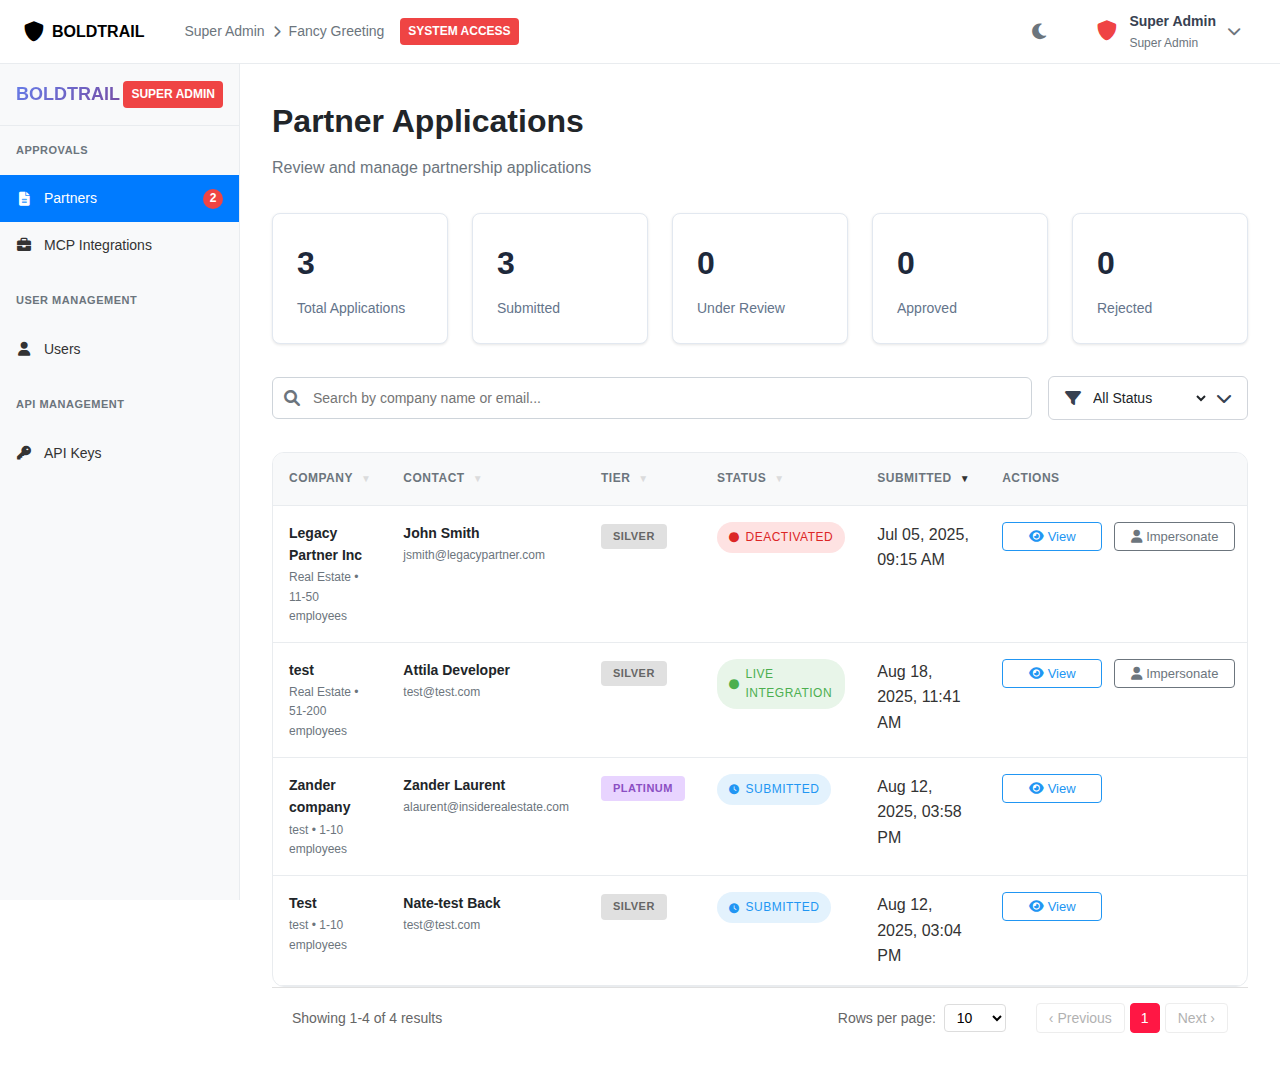
<file: partners.html>
<!DOCTYPE html>
<html lang="en">
<head>
    <meta charset="UTF-8">
    <meta name="viewport" content="width=device-width, initial-scale=1.0">
    <title>Super Admin - Partner Applications</title>
    <link rel="stylesheet" href="styles.css">
    <link href="https://cdnjs.cloudflare.com/ajax/libs/font-awesome/6.0.0/css/all.min.css" rel="stylesheet">
    <style>
        /* Toaster Styles */
        .toaster {
            position: fixed;
            top: 20px;
            right: 20px;
            z-index: 10000;
            pointer-events: none;
        }

        .toast {
            background: white;
            border-radius: 8px;
            box-shadow: 0 10px 25px rgba(0, 0, 0, 0.15);
            padding: 16px 20px;
            margin-bottom: 12px;
            min-width: 300px;
            max-width: 400px;
            display: flex;
            align-items: center;
            gap: 12px;
            border-left: 4px solid;
            pointer-events: auto;
            animation: slideIn 0.3s ease-out;
            transition: all 0.3s ease;
        }

        .toast.success {
            border-left-color: #10b981;
        }

        .toast.success .toast-icon {
            color: #10b981;
        }

        .toast.info {
            border-left-color: #3b82f6;
        }

        .toast.info .toast-icon {
            color: #3b82f6;
        }

        .toast.warning {
            border-left-color: #f59e0b;
        }

        .toast.warning .toast-icon {
            color: #f59e0b;
        }

        .toast.error {
            border-left-color: #ef4444;
        }

        .toast.error .toast-icon {
            color: #ef4444;
        }

        .toast-content {
            flex: 1;
        }

        .toast-title {
            font-weight: 600;
            font-size: 14px;
            color: #1f2937;
            margin-bottom: 2px;
        }

        .toast-message {
            font-size: 13px;
            color: #6b7280;
            line-height: 1.4;
        }

        .toast-close {
            background: none;
            border: none;
            color: #9ca3af;
            cursor: pointer;
            padding: 4px;
            border-radius: 4px;
            transition: color 0.2s;
        }

        .toast-close:hover {
            color: #6b7280;
        }

        @keyframes slideIn {
            from {
                transform: translateX(100%);
                opacity: 0;
            }
            to {
                transform: translateX(0);
                opacity: 1;
            }
        }

        /* Modal styles */
        .modal {
            display: none;
            position: fixed;
            z-index: 1000;
            left: 0;
            top: 0;
            width: 100%;
            height: 100%;
            background-color: rgba(0, 0, 0, 0.5);
        }

        .modal.show {
            display: block;
        }

        .modal-content {
            background-color: white;
            margin: 5% auto;
            padding: 0;
            border-radius: 8px;
            width: 90%;
            max-width: 800px;
            max-height: 90vh;
            overflow-y: auto;
        }

        .application-modal {
            max-width: 900px;
        }

        .modal-header {
            display: flex;
            justify-content: space-between;
            align-items: flex-start;
            padding: 24px 24px 0 24px;
            border-bottom: 1px solid #e5e7eb;
        }

        .modal-title h2 {
            margin: 0 0 8px 0;
            font-size: 24px;
            font-weight: 600;
            color: #111827;
        }

        .modal-title p {
            margin: 0;
            color: #6b7280;
            font-size: 14px;
        }

        .close-btn {
            background: none;
            border: none;
            font-size: 20px;
            cursor: pointer;
            color: #6b7280;
            padding: 4px;
            border-radius: 4px;
            transition: color 0.2s;
        }

        .close-btn:hover {
            color: #111827;
        }

        .modal-body {
            padding: 24px;
        }

        /* Dropdown styles */
        .dropdown-container {
            position: relative;
            display: inline-block;
        }

        .dropdown-btn {
            display: flex;
            align-items: center;
            gap: 8px;
            padding: 8px 16px;
            background: white;
            border: 1px solid #d1d5db;
            border-radius: 6px;
            cursor: pointer;
            font-size: 14px;
            font-weight: 500;
            transition: all 0.2s;
        }

        .dropdown-btn:hover {
            border-color: #9ca3af;
        }

        .dropdown-menu {
            position: absolute;
            top: 100%;
            left: 0;
            z-index: 1001;
            background: white;
            border: 1px solid #d1d5db;
            border-radius: 6px;
            box-shadow: 0 10px 15px -3px rgba(0, 0, 0, 0.1);
            min-width: 150px;
            display: none;
            margin-top: 2px;
            padding: 4px 0;
        }

        .dropdown-menu.show {
            display: block;
        }

        .dropdown-item {
            padding: 10px 16px;
            cursor: pointer;
            transition: background-color 0.2s;
            border-bottom: 1px solid #f3f4f6;
            color: #374151;
            font-size: 14px;
            font-weight: 500;
            background-color: white;
        }

        .dropdown-item:last-child {
            border-bottom: none;
        }

        .dropdown-item:hover {
            background-color: #f9fafb;
            color: #111827;
        }

        /* Welcome email button states */
        .btn-welcome-email {
            transition: all 0.2s;
        }

        .btn-welcome-email.disabled {
            background-color: #9ca3af !important;
            color: #6b7280 !important;
            cursor: not-allowed !important;
            opacity: 0.6;
        }

        .btn-welcome-email.disabled:hover {
            background-color: #9ca3af !important;
            color: #6b7280 !important;
        }
    </style>
</head>
<body>
    <!-- Header -->
    <header class="header">
        <div class="header-left">
            <div class="logo">
                <i class="fas fa-shield-alt"></i>
                <span>BOLDTRAIL</span>
            </div>
            <div class="breadcrumb">
                <span>Super Admin</span>
                <i class="fas fa-chevron-right"></i>
                <span>Fancy Greeting</span>
                <span class="system-access-badge">System Access</span>
            </div>
        </div>
        <div class="header-right">
            <div class="header-actions">
                <i class="fas fa-moon"></i>
            </div>
            <div class="user-info">
                <i class="fas fa-shield-alt"></i>
                <div class="user-details">
                    <span>Super Admin</span>
                    <span>Super Admin</span>
                </div>
                <i class="fas fa-chevron-down"></i>
            </div>
        </div>
    </header>

    <!-- Sidebar -->
    <aside class="sidebar">
        <div class="sidebar-header">
            <span>BOLDTRAIL</span>
            <div class="super-admin">SUPER ADMIN</div>
        </div>
        
        <nav class="sidebar-nav">
            <div class="nav-section">
                <h3>APPROVALS</h3>
                <ul>
                    <li class="active"><i class="fas fa-file-alt"></i> <a href="partners.html">Partners</a> <span class="notification-badge">2</span></li>
                    <li><i class="fas fa-briefcase"></i> MCP Integrations</li>
                </ul>
            </div>
            
            <div class="nav-section">
                <h3>USER MANAGEMENT</h3>
                <ul>
                    <li><i class="fas fa-user"></i> <a href="users.html">Users</a></li>
                </ul>
            </div>
            
            <div class="nav-section">
                <h3>API MANAGEMENT</h3>
                <ul>
                    <li><i class="fas fa-key"></i> <a href="index.html">API Keys</a></li>
                </ul>
            </div>
        </nav>
    </aside>

    <!-- Main Content -->
    <main class="main-content">
        <div class="page-header">
            <h1>Partner Applications</h1>
            <p>Review and manage partnership applications</p>
        </div>

        <!-- Summary Cards -->
        <div class="summary-cards">
            <div class="summary-card">
                <div class="card-number">3</div>
                <div class="card-label">Total Applications</div>
            </div>
            <div class="summary-card">
                <div class="card-number">3</div>
                <div class="card-label">Submitted</div>
            </div>
            <div class="summary-card">
                <div class="card-number">0</div>
                <div class="card-label">Under Review</div>
            </div>
            <div class="summary-card">
                <div class="card-number">0</div>
                <div class="card-label">Approved</div>
            </div>
            <div class="summary-card">
                <div class="card-number">0</div>
                <div class="card-label">Rejected</div>
            </div>
        </div>

        <!-- Search and Filter -->
        <div class="search-filter-bar">
            <div class="search-box">
                <i class="fas fa-search"></i>
                <input type="text" placeholder="Search by company name or email...">
            </div>
            <div class="filter-dropdown">
                <i class="fas fa-filter"></i>
                <select>
                    <option>All Status</option>
                    <option>Submitted</option>
                    <option>Under Review</option>
                    <option>Approved</option>
                    <option>Rejected</option>
                </select>
                <i class="fas fa-chevron-down"></i>
            </div>
        </div>

        <!-- Applications Table -->
        <div class="table-container">
            <table class="applications-table">
                <thead>
                    <tr>
                        <th data-sort="company">
                            <div class="sortable">
                                COMPANY
                                <span class="sort-arrow"></span>
                            </div>
                        </th>
                        <th data-sort="contact">
                            <div class="sortable">
                                CONTACT
                                <span class="sort-arrow"></span>
                            </div>
                        </th>
                        <th data-sort="tier">
                            <div class="sortable">
                                TIER
                                <span class="sort-arrow"></span>
                            </div>
                        </th>
                        <th data-sort="status">
                            <div class="sortable">
                                STATUS
                                <span class="sort-arrow"></span>
                            </div>
                        </th>
                        <th data-sort="submitted">
                            <div class="sortable">
                                SUBMITTED
                                <span class="sort-arrow active desc"></span>
                            </div>
                        </th>
                        <th>ACTIONS</th>
                    </tr>
                </thead>
                <tbody>
                    <tr>
                        <td>
                            <div class="company-info">
                                <div class="company-name">Legacy Partner Inc</div>
                                <div class="company-details">Real Estate • 11-50 employees</div>
                            </div>
                        </td>
                        <td>
                            <div class="contact-info">
                                <div class="contact-name">John Smith</div>
                                <div class="contact-email">jsmith@legacypartner.com</div>
                            </div>
                        </td>
                        <td>
                            <span class="tier-badge tier-silver">SILVER</span>
                        </td>
                        <td>
                            <span class="status-badge status-deactivated">
                                <i class="fas fa-circle"></i>
                                Deactivated
                            </span>
                        </td>
                        <td>Jul 05, 2025, 09:15 AM</td>
                        <td>
                            <div class="action-buttons">
                                <button class="btn-view">
                                    <i class="fas fa-eye"></i>
                                    View
                                </button>
                                <button class="btn-impersonate">
                                    <i class="fas fa-user"></i>
                                    Impersonate
                                </button>
                            </div>
                        </td>
                    </tr>
                    <tr>
                        <td>
                            <div class="company-info">
                                <div class="company-name">test</div>
                                <div class="company-details">Real Estate • 51-200 employees</div>
                            </div>
                        </td>
                        <td>
                            <div class="contact-info">
                                <div class="contact-name">Attila Developer</div>
                                <div class="contact-email">test@test.com</div>
                            </div>
                        </td>
                        <td>
                            <span class="tier-badge tier-silver">SILVER</span>
                        </td>
                        <td>
                            <span class="status-badge status-live">
                                <i class="fas fa-circle"></i>
                                Live Integration
                            </span>
                        </td>
                        <td>Aug 18, 2025, 11:41 AM</td>
                        <td>
                            <div class="action-buttons">
                                <button class="btn-view">
                                    <i class="fas fa-eye"></i>
                                    View
                                </button>
                                <button class="btn-impersonate">
                                    <i class="fas fa-user"></i>
                                    Impersonate
                                </button>
                            </div>
                        </td>
                    </tr>
                    <tr>
                        <td>
                            <div class="company-info">
                                <div class="company-name">Zander company</div>
                                <div class="company-details">test • 1-10 employees</div>
                            </div>
                        </td>
                        <td>
                            <div class="contact-info">
                                <div class="contact-name">Zander Laurent</div>
                                <div class="contact-email">alaurent@insiderealestate.com</div>
                            </div>
                        </td>
                        <td>
                            <span class="tier-badge tier-platinum">PLATINUM</span>
                        </td>
                        <td>
                            <span class="status-badge status-submitted">
                                <i class="fas fa-clock"></i>
                                Submitted
                            </span>
                        </td>
                        <td>Aug 12, 2025, 03:58 PM</td>
                        <td>
                            <button class="btn-view">
                                <i class="fas fa-eye"></i>
                                View
                            </button>
                        </td>
                    </tr>
                    <tr>
                        <td>
                            <div class="company-info">
                                <div class="company-name">Test</div>
                                <div class="company-details">test • 1-10 employees</div>
                            </div>
                        </td>
                        <td>
                            <div class="contact-info">
                                <div class="contact-name">Nate-test Back</div>
                                <div class="contact-email">test@test.com</div>
                            </div>
                        </td>
                        <td>
                            <span class="tier-badge tier-silver">SILVER</span>
                        </td>
                        <td>
                            <span class="status-badge status-submitted">
                                <i class="fas fa-clock"></i>
                                Submitted
                            </span>
                        </td>
                        <td>Aug 12, 2025, 03:04 PM</td>
                        <td>
                            <button class="btn-view">
                                <i class="fas fa-eye"></i>
                                View
                            </button>
                        </td>
                    </tr>
                </tbody>
            </table>
        </div>

        <!-- Pagination -->
        <div class="pagination">
            <div class="pagination-info">
                Showing 1-4 of 4 results
            </div>
            <div class="pagination-controls">
                <div class="rows-per-page">
                    <span>Rows per page:</span>
                    <select class="rows-select">
                        <option>10</option>
                        <option>25</option>
                        <option>50</option>
                        <option>100</option>
                    </select>
                </div>
                <div class="page-numbers">
                    <button class="page-nav" disabled>‹ Previous</button>
                    <button class="page-btn active">1</button>
                    <button class="page-nav" disabled>Next ›</button>
                </div>
            </div>
        </div>
    </main>

    <!-- Toaster Container -->
    <div id="toaster" class="toaster"></div>

    <!-- Partnership Application Details Modal -->
    <div id="applicationModal" class="modal">
        <div class="modal-content application-modal">
            <div class="modal-header">
                <div class="modal-title">
                    <h2>test</h2>
                    <p>Partnership Application Details</p>
                </div>
                <button class="close-btn" onclick="closeApplicationModal()">
                    <i class="fas fa-times"></i>
                </button>
            </div>
            
            <div class="modal-body">
                <!-- Status and Actions -->
                <div class="status-actions">
                    <div class="status-badges">
                        <div class="dropdown-container">
                            <button class="dropdown-btn status-dropdown" onclick="toggleDropdown('statusDropdown')">
                                <i class="fas fa-clock"></i>
                                <span>SUBMITTED</span>
                                <i class="fas fa-chevron-down"></i>
                            </button>
                            <div class="dropdown-menu" id="statusDropdown">
                                <div class="dropdown-item" data-value="submitted">SUBMITTED</div>
                                <div class="dropdown-item" data-value="under-review">UNDER REVIEW</div>
                                <div class="dropdown-item" data-value="live-integration">LIVE INTEGRATION</div>
                                <div class="dropdown-item" data-value="deactivated">DEACTIVATED</div>
                                <div class="dropdown-item" data-value="rejected">REJECTED</div>
                            </div>
                        </div>
                        
                        <div class="dropdown-container">
                            <button class="dropdown-btn tier-dropdown" onclick="toggleDropdown('tierDropdown')">
                                <span>SILVER</span>
                                <i class="fas fa-chevron-down"></i>
                            </button>
                            <div class="dropdown-menu" id="tierDropdown">
                                <div class="dropdown-item" data-value="platinum">PLATINUM</div>
                                <div class="dropdown-item" data-value="gold">GOLD</div>
                                <div class="dropdown-item" data-value="silver">SILVER</div>
                                <div class="dropdown-item" data-value="bronze">BRONZE</div>
                            </div>
                        </div>
                    </div>
                    <div class="action-buttons">
                        <button class="btn-welcome-email">
                            <i class="fas fa-envelope"></i>
                            Send Welcome Email
                        </button>
                    </div>
                </div>

                <!-- Company Information -->
                <div class="info-section">
                    <h3>Company Information</h3>
                    <div class="info-grid">
                        <div class="info-item">
                            <i class="fas fa-briefcase"></i>
                            <span>test</span>
                        </div>
                        <div class="info-item">
                            <i class="fas fa-building"></i>
                            <span>Real Estate</span>
                        </div>
                        <div class="info-item">
                            <i class="fas fa-users"></i>
                            <span>51-200 employees</span>
                        </div>
                        <div class="info-item">
                            <i class="fas fa-globe"></i>
                            <a href="https://attilafake.com" target="_blank">https://attilafake.com</a>
                        </div>
                    </div>
                </div>

                <!-- Contact Information -->
                <div class="info-section">
                    <h3>Contact Information</h3>
                    <div class="info-grid">
                        <div class="info-item">
                            <i class="fas fa-user"></i>
                            <span>Attila Developer</span>
                        </div>
                        <div class="info-item">
                            <i class="fas fa-envelope"></i>
                            <span>test@test.com</span>
                        </div>
                        <div class="info-item">
                            <i class="fas fa-phone"></i>
                            <span>+1 (555) 123-4567</span>
                        </div>
                        <div class="info-item">
                            <i class="fas fa-map-marker-alt"></i>
                            <span>San Francisco, CA</span>
                        </div>
                    </div>
                </div>

                <!-- Application Details -->
                <div class="info-section">
                    <h3>Application Details</h3>
                    <div class="info-grid">
                        <div class="info-item">
                            <i class="fas fa-calendar"></i>
                            <span><strong>Submitted:</strong> Aug 18, 2025, 11:41 AM</span>
                        </div>
                        <div class="info-item">
                            <i class="fas fa-clock"></i>
                            <span><strong>Last Updated:</strong> Aug 18, 2025, 11:41 AM</span>
                        </div>
                        <div class="info-item">
                            <i class="fas fa-bullhorn"></i>
                            <span><strong>Marketing Interest:</strong> <span class="text-success">Yes</span></span>
                        </div>
                    </div>
                </div>
            </div>
        </div>
    </div>

    <script>
        // Modal functionality
        function openApplicationModal() {
            console.log('openApplicationModal called');
            const modal = document.getElementById('applicationModal');
            console.log('Modal element:', modal);
            if (modal) {
                modal.classList.add('show');
                document.body.style.overflow = 'hidden';
                console.log('Modal opened successfully');
            } else {
                console.error('Modal not found!');
            }
        }

        function closeApplicationModal() {
            const modal = document.getElementById('applicationModal');
            if (modal) {
                modal.classList.remove('show');
                document.body.style.overflow = 'auto';
            }
        }

        // Dropdown functionality
        function toggleDropdown(dropdownId) {
            console.log('toggleDropdown called with:', dropdownId);
            const dropdown = document.getElementById(dropdownId);
            console.log('Dropdown element:', dropdown);
            
            if (dropdown) {
                // Close all other dropdowns first
                document.querySelectorAll('.dropdown-menu').forEach(menu => {
                    if (menu.id !== dropdownId) {
                        menu.classList.remove('show');
                    }
                });
                
                // Toggle current dropdown
                dropdown.classList.toggle('show');
                console.log('Dropdown toggled, show class:', dropdown.classList.contains('show'));
                
                // Log dropdown items for debugging
                const items = dropdown.querySelectorAll('.dropdown-item');
                console.log('Dropdown items found:', items.length);
                items.forEach((item, index) => {
                    console.log(`Item ${index}:`, item.textContent, item.style.color, item.style.backgroundColor);
                });
            } else {
                console.error('Dropdown not found:', dropdownId);
            }
        }

        // Toast functionality
        function showToast(type, title, message, duration = 3000) {
            const toaster = document.getElementById('toaster');
            if (!toaster) return;
            
            const toast = document.createElement('div');
            toast.className = `toast ${type}`;
            toast.innerHTML = `
                <div class="toast-icon">
                    <i class="fas fa-${type === 'success' ? 'check-circle' : type === 'error' ? 'exclamation-circle' : 'info-circle'}"></i>
                </div>
                <div class="toast-content">
                    <div class="toast-title">${title}</div>
                    <div class="toast-message">${message}</div>
                </div>
                <button class="toast-close" onclick="this.parentElement.remove()">
                    <i class="fas fa-times"></i>
                </button>
            `;
            
            toaster.appendChild(toast);
            
            // Auto-remove after duration
            setTimeout(() => {
                if (toast.parentElement) {
                    toast.remove();
                }
            }, duration);
        }

        // Test function
        function testModal() {
            console.log('Test button clicked');
            openApplicationModal();
        }

        // Make functions globally available
        window.showToast = showToast;
        window.openApplicationModal = openApplicationModal;
        window.closeApplicationModal = closeApplicationModal;
        window.testModal = testModal;

        // Partner Applications functionality
        document.addEventListener('DOMContentLoaded', function() {
            console.log('DOM loaded, setting up View button handlers');
            
            // Add click handlers to all View buttons
            const viewButtons = document.querySelectorAll('.btn-view');
            console.log('Found View buttons:', viewButtons.length);
            
            viewButtons.forEach((button, index) => {
                console.log(`Setting up button ${index}:`, button);
                button.addEventListener('click', function(e) {
                    console.log('View button clicked!', e);
                    openApplicationModal();
                });
            });

            // Add click handlers to all Impersonate buttons
            const impersonateButtons = document.querySelectorAll('.btn-impersonate');
            console.log('Found Impersonate buttons:', impersonateButtons.length);
            
            impersonateButtons.forEach((button, index) => {
                console.log(`Setting up impersonate button ${index}:`, button);
                button.addEventListener('click', function(e) {
                    e.preventDefault();
                    console.log('Impersonate button clicked!');
                    
                    // Get partner data from the table row
                    const row = button.closest('tr');
                    const partnerData = {
                        companyName: row.querySelector('.company-name')?.textContent || 'Unknown Company',
                        contactName: row.querySelector('.contact-name')?.textContent || 'Unknown Contact',
                        tier: row.querySelector('.tier-badge')?.textContent || 'Unknown Tier'
                    };
                    
                    console.log('Partner data extracted:', partnerData);
                    
                    // Navigate to partner experience page
                    window.location.href = 'partner-experience.html';
                });
            });

            // Handle dropdown item selection
            document.addEventListener('click', function(e) {
                if (e.target.classList.contains('dropdown-item')) {
                    const dropdown = e.target.closest('.dropdown-menu');
                    const dropdownBtn = dropdown.previousElementSibling;
                    const selectedValue = e.target.dataset.value;
                    const selectedText = e.target.textContent;
                    
                    // Update button text
                    const span = dropdownBtn.querySelector('span');
                    if (span) {
                        span.textContent = selectedText;
                    }
                    
                    // Close dropdown
                    dropdown.classList.remove('show');
                    
                    // Show success toast for status/tier changes
                    if (dropdown.id === 'statusDropdown' || dropdown.id === 'tierDropdown') {
                        showToast('success', 'Status Updated', `${selectedText} status has been updated successfully!`, 3000);
                    }
                }
                
                // Close dropdowns when clicking outside
                if (!e.target.closest('.dropdown-container')) {
                    document.querySelectorAll('.dropdown-menu').forEach(menu => {
                        menu.classList.remove('show');
                    });
                }
            });

            // Add click handler for welcome email button
            document.addEventListener('click', function(e) {
                if (e.target.closest('.btn-welcome-email')) {
                    showToast('success', 'Welcome Email Sent', 'Welcome email has been sent to the partner successfully!', 4000);
                }
            });

            // Close modal on outside click
            document.addEventListener('click', function(e) {
                if (e.target.classList.contains('modal')) {
                    closeApplicationModal();
                }
            });

            // Close modal on escape key
            document.addEventListener('keydown', function(e) {
                if (e.key === 'Escape') {
                    closeApplicationModal();
                }
            });
        });
    </script>
</body>
</html>
</file>
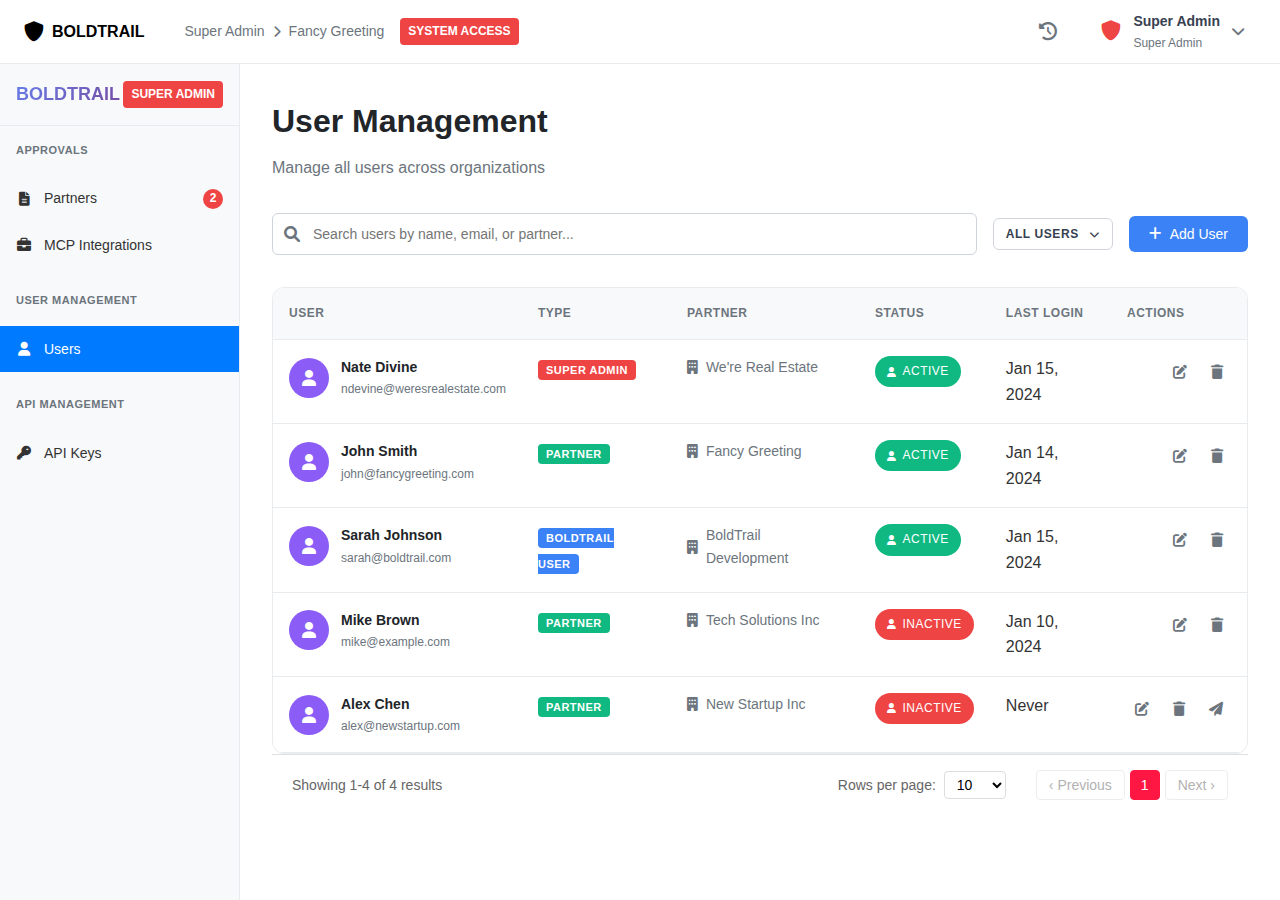
<file: users.html>
<!DOCTYPE html>
<html lang="en">
<head>
    <meta charset="UTF-8">
    <meta name="viewport" content="width=device-width, initial-scale=1.0">
    <title>Super Admin - User Management</title>
    <link rel="stylesheet" href="styles.css">
    <link href="https://cdnjs.cloudflare.com/ajax/libs/font-awesome/6.0.0/css/all.min.css" rel="stylesheet">
    <style>
        /* Toaster Styles */
        .toaster {
            position: fixed;
            top: 20px;
            right: 20px;
            z-index: 10000;
            pointer-events: none;
        }

        .toast {
            background: white;
            border-radius: 8px;
            box-shadow: 0 10px 25px rgba(0, 0, 0, 0.15);
            padding: 16px 20px;
            margin-bottom: 12px;
            min-width: 300px;
            max-width: 400px;
            display: flex;
            align-items: center;
            gap: 12px;
            border-left: 4px solid;
            pointer-events: auto;
            animation: slideIn 0.3s ease-out;
            transition: all 0.3s ease;
        }

        .toast.success {
            border-left-color: #10b981;
        }

        .toast.success .toast-icon {
            color: #10b981;
        }

        .toast.info {
            border-left-color: #3b82f6;
        }

        .toast.info .toast-icon {
            color: #3b82f6;
        }

        .toast.warning {
            border-left-color: #f59e0b;
        }

        .toast.warning .toast-icon {
            color: #f59e0b;
        }

        .toast.error {
            border-left-color: #ef4444;
        }

        .toast.error .toast-icon {
            color: #ef4444;
        }

        .toast-content {
            flex: 1;
        }

        .toast-title {
            font-weight: 600;
            font-size: 14px;
            color: #1f2937;
            margin-bottom: 2px;
        }

        .toast-message {
            font-size: 13px;
            color: #6b7280;
            line-height: 1.4;
        }

        .toast-close {
            background: none;
            border: none;
            color: #9ca3af;
            cursor: pointer;
            padding: 4px;
            border-radius: 4px;
            transition: color 0.2s;
        }

        .toast-close:hover {
            color: #6b7280;
        }

        @keyframes slideIn {
            from {
                transform: translateX(100%);
                opacity: 0;
            }
            to {
                transform: translateX(0);
                opacity: 1;
            }
        }

        @keyframes slideOut {
            from {
                transform: translateX(0);
                opacity: 1;
            }
            to {
                transform: translateX(100%);
                opacity: 0;
            }
        }

        .toast.removing {
            animation: slideOut 0.3s ease-in;
        }

        /* Modal styles */
        .modal {
            display: none;
            position: fixed;
            z-index: 1000;
            left: 0;
            top: 0;
            width: 100%;
            height: 100%;
            background-color: rgba(0, 0, 0, 0.5);
        }

        .modal.show {
            display: block;
        }

        .modal-content {
            background-color: white;
            margin: 5% auto;
            padding: 0;
            border-radius: 8px;
            width: 90%;
            max-width: 600px;
            max-height: 90vh;
            overflow-y: auto;
        }

        .modal-header {
            display: flex;
            justify-content: space-between;
            align-items: center;
            padding: 20px 24px;
            border-bottom: 1px solid #e5e7eb;
        }

        .modal-header h2 {
            margin: 0;
            font-size: 20px;
            font-weight: 600;
            color: #111827;
        }

        .close-btn {
            background: none;
            border: none;
            font-size: 20px;
            cursor: pointer;
            color: #6b7280;
            padding: 4px;
            border-radius: 4px;
            transition: color 0.2s;
        }

        .close-btn:hover {
            color: #111827;
        }

        .modal-body {
            padding: 24px;
        }

        .form-group {
            margin-bottom: 20px;
        }

        .form-group label {
            display: block;
            margin-bottom: 6px;
            font-weight: 500;
            color: #374151;
        }

        .form-group input,
        .form-group select {
            width: 100%;
            padding: 8px 12px;
            border: 1px solid #d1d5db;
            border-radius: 6px;
            font-size: 14px;
            transition: border-color 0.2s;
        }

        .form-group input:focus,
        .form-group select:focus {
            outline: none;
            border-color: #3b82f6;
            box-shadow: 0 0 0 3px rgba(59, 130, 246, 0.1);
        }

        .error-message {
            display: none;
            color: #dc2626;
            font-size: 12px;
            margin-top: 4px;
        }

        .modal-actions {
            display: flex;
            justify-content: flex-end;
            gap: 12px;
            padding: 20px 24px;
            border-top: 1px solid #e5e7eb;
        }

        .btn-primary {
            background-color: #3b82f6;
            color: white;
            border: none;
            padding: 10px 20px;
            border-radius: 6px;
            font-size: 14px;
            font-weight: 500;
            cursor: pointer;
            transition: background-color 0.2s;
        }

        .btn-primary:hover {
            background-color: #2563eb;
        }

        .btn-secondary {
            background-color: #6b7280;
            color: white;
            border: none;
            padding: 10px 20px;
            border-radius: 6px;
            font-size: 14px;
            font-weight: 500;
            cursor: pointer;
            transition: background-color 0.2s;
        }

        .btn-secondary:hover {
            background-color: #4b5563;
        }

        .admin-checkbox-container {
            display: flex;
            align-items: flex-start;
            gap: 8px;
        }

        .admin-checkbox-container input[type="checkbox"] {
            margin-top: 2px;
        }

        .admin-label {
            font-size: 14px;
            color: #6b7280;
            line-height: 1.4;
        }

        /* Searchable dropdown styles */
        .searchable-dropdown-container {
            position: relative;
            width: 100%;
        }

        .searchable-dropdown-display {
            display: flex;
            align-items: center;
            justify-content: space-between;
            padding: 8px 12px;
            border: 1px solid #ced4da;
            border-radius: 6px;
            background: white;
            cursor: pointer;
            transition: border-color 0.2s;
            min-height: 38px;
        }

        .searchable-dropdown-display:hover {
            border-color: #9ca3af;
        }

        .searchable-dropdown-display.open {
            border-color: #007bff;
            box-shadow: 0 0 0 2px rgba(0, 123, 255, 0.25);
        }

        .searchable-dropdown-menu {
            position: absolute;
            top: 100%;
            left: 0;
            right: 0;
            background: white;
            border: 1px solid #ced4da;
            border-radius: 6px;
            box-shadow: 0 10px 15px -3px rgba(0, 0, 0, 0.1);
            z-index: 1000;
            display: none;
            margin-top: 2px;
            max-height: 300px;
            overflow: hidden;
        }

        .searchable-dropdown-menu.show {
            display: block;
        }

        .searchable-dropdown-search {
            padding: 12px;
            border-bottom: 1px solid #e9ecef;
        }

        .searchable-dropdown-search input {
            width: 100%;
            padding: 8px 12px;
            border: 1px solid #ced4da;
            border-radius: 4px;
            font-size: 14px;
            outline: none;
        }

        .searchable-dropdown-search input:focus {
            border-color: #007bff;
            box-shadow: 0 0 0 2px rgba(0, 123, 255, 0.25);
        }

        .searchable-dropdown-options {
            max-height: 200px;
            overflow-y: auto;
        }

        .searchable-dropdown-option {
            padding: 10px 12px;
            cursor: pointer;
            transition: background-color 0.2s;
            border-bottom: 1px solid #f8f9fa;
        }

        .searchable-dropdown-option:last-child {
            border-bottom: none;
        }

        .searchable-dropdown-option:hover {
            background-color: #f8f9fa;
        }

        .searchable-dropdown-option.hidden {
            display: none;
        }

        /* User dropdown styles */
        .user-dropdown-container {
            position: relative;
        }

        .user-info {
            display: flex;
            align-items: center;
            gap: 12px;
            cursor: pointer;
            padding: 8px 12px;
            border-radius: 6px;
            transition: background-color 0.2s;
        }

        .user-info:hover {
            background-color: #f3f4f6;
        }

        .user-dropdown-menu {
            position: absolute;
            top: 100%;
            right: 0;
            background: white;
            border: 1px solid #e5e7eb;
            border-radius: 8px;
            box-shadow: 0 10px 25px rgba(0, 0, 0, 0.15);
            min-width: 280px;
            z-index: 1000;
            display: none;
            margin-top: 4px;
        }

        .user-dropdown-menu.show {
            display: block;
        }

        .user-dropdown-header {
            display: flex;
            align-items: center;
            gap: 12px;
            padding: 16px 20px;
            border-bottom: 1px solid #f3f4f6;
        }

        .user-dropdown-header i {
            color: #dc2626;
            font-size: 20px;
        }

        .user-dropdown-details {
            display: flex;
            flex-direction: column;
            gap: 2px;
        }

        .user-dropdown-name {
            font-weight: 600;
            color: #111827;
            font-size: 14px;
        }

        .user-dropdown-email {
            color: #6b7280;
            font-size: 13px;
        }

        .user-dropdown-role {
            color: #dc2626;
            font-size: 12px;
            font-weight: 500;
        }

        .user-dropdown-separator {
            height: 1px;
            background-color: #f3f4f6;
            margin: 0;
        }

        .user-dropdown-option {
            display: flex;
            align-items: center;
            gap: 12px;
            padding: 12px 20px;
            cursor: pointer;
            transition: background-color 0.2s;
            font-size: 14px;
            color: #374151;
        }

        .user-dropdown-option:hover {
            background-color: #f9fafb;
        }

        .user-dropdown-option i {
            width: 16px;
            text-align: center;
        }

        .user-dropdown-option.sign-out {
            color: #dc2626;
        }

        .user-dropdown-option.sign-out:hover {
            background-color: #fef2f2;
        }
    </style>
</head>
<body>
    <!-- Header -->
    <header class="header">
        <div class="header-left">
            <div class="logo">
                <i class="fas fa-shield-alt"></i>
                <span>BOLDTRAIL</span>
            </div>
            <div class="breadcrumb">
                <span>Super Admin</span>
                <i class="fas fa-chevron-right"></i>
                <span>Fancy Greeting</span>
                <span class="system-access-badge">System Access</span>
            </div>
        </div>
        <div class="header-right">
            <div class="header-actions">
                <i class="fas fa-history"></i>
            </div>
            <div class="user-dropdown-container">
                <div class="user-info" onclick="toggleUserDropdown()">
                    <i class="fas fa-shield-alt"></i>
                    <div class="user-details">
                        <span>Super Admin</span>
                        <span>Super Admin</span>
                    </div>
                    <i class="fas fa-chevron-down" id="userDropdownIcon"></i>
                </div>
                <div class="user-dropdown-menu" id="userDropdownMenu">
                    <div class="user-dropdown-header">
                        <i class="fas fa-shield-alt"></i>
                        <div class="user-dropdown-details">
                            <span class="user-dropdown-name">Super Admin</span>
                            <span class="user-dropdown-email">super@boldtrail.com</span>
                            <span class="user-dropdown-role">Super Admin</span>
                        </div>
                    </div>
                    <div class="user-dropdown-separator"></div>
                    <div class="user-dropdown-option sign-out" onclick="signOut()">
                        <i class="fas fa-sign-out-alt"></i>
                        <span>Sign Out</span>
                    </div>
                </div>
            </div>
        </div>
    </header>

    <!-- Sidebar -->
    <aside class="sidebar">
        <div class="sidebar-header">
            <span>BOLDTRAIL</span>
            <div class="super-admin">SUPER ADMIN</div>
        </div>
        
        <nav class="sidebar-nav">
            <div class="nav-section">
                <h3>APPROVALS</h3>
                <ul>
                    <li><i class="fas fa-file-alt"></i> <a href="partners.html">Partners</a> <span class="notification-badge">2</span></li>
                    <li><i class="fas fa-briefcase"></i> MCP Integrations</li>
                </ul>
            </div>
            
            <div class="nav-section">
                <h3>USER MANAGEMENT</h3>
                <ul>
                    <li class="active"><i class="fas fa-user"></i> <a href="users.html">Users</a></li>
                </ul>
            </div>
            
            <div class="nav-section">
                <h3>API MANAGEMENT</h3>
                <ul>
                    <li><i class="fas fa-key"></i> <a href="index.html">API Keys</a></li>
                </ul>
            </div>
        </nav>
    </aside>

    <!-- Main Content -->
    <main class="main-content">
        <div class="page-header">
            <h1>User Management</h1>
            <p>Manage all users across organizations</p>
        </div>

        <!-- Search and Filter -->
        <div class="search-filter-bar">
            <div class="search-box">
                <i class="fas fa-search"></i>
                <input type="text" placeholder="Search users by name, email, or partner...">
            </div>
            <div class="dropdown-container">
                <button class="dropdown-btn filter-dropdown" onclick="toggleFilterDropdown()">
                    <span>All Users</span>
                    <i class="fas fa-chevron-down"></i>
                </button>
                <div class="dropdown-menu" id="filterDropdown">
                    <div class="dropdown-item" data-value="all">All Users</div>
                    <div class="dropdown-item" data-value="super-admin">Super Admins</div>
                    <div class="dropdown-item" data-value="boldtrail">BoldTrail Users</div>
                    <div class="dropdown-item" data-value="partners">Partners</div>
                    <div class="dropdown-item" data-value="active">Active Only</div>
                    <div class="dropdown-item" data-value="inactive">Inactive Only</div>
                </div>
            </div>
            <button class="btn-primary" onclick="openAddUserModal()">
                <i class="fas fa-plus"></i>
                Add User
            </button>
        </div>

        <!-- Users Table -->
        <div class="table-container">
            <table class="users-table">
                <thead>
                    <tr>
                        <th>USER</th>
                        <th>TYPE</th>
                        <th>PARTNER</th>
                        <th>STATUS</th>
                        <th>LAST LOGIN</th>
                        <th>ACTIONS</th>
                    </tr>
                </thead>
                <tbody>
                    <tr>
                        <td>
                            <div class="user-info-cell">
                                <div class="user-avatar">
                                    <i class="fas fa-user"></i>
                                </div>
                                <div class="user-details">
                                    <div class="user-name">Nate Divine</div>
                                    <div class="user-email">ndevine@weresrealestate.com</div>
                                </div>
                            </div>
                        </td>
                        <td>
                            <span class="user-type-badge super-admin">Super Admin</span>
                        </td>
                        <td>
                            <div class="organization-info">
                                <i class="fas fa-building"></i>
                                <span>We're Real Estate</span>
                            </div>
                        </td>
                        <td>
                            <span class="status-badge active">
                                <i class="fas fa-user"></i>
                                active
                            </span>
                        </td>
                        <td>Jan 15, 2024</td>
                        <td>
                            <div class="actions">
                                <button class="btn-icon" title="Edit">
                                    <i class="fas fa-edit"></i>
                                </button>
                                <button class="btn-icon" title="Delete">
                                    <i class="fas fa-trash"></i>
                                </button>
                            </div>
                        </td>
                    </tr>
                    <tr>
                        <td>
                            <div class="user-info-cell">
                                <div class="user-avatar">
                                    <i class="fas fa-user"></i>
                                </div>
                                <div class="user-details">
                                    <div class="user-name">John Smith</div>
                                    <div class="user-email">john@fancygreeting.com</div>
                                </div>
                            </div>
                        </td>
                        <td>
                            <span class="user-type-badge partner">Partner</span>
                        </td>
                        <td>
                            <div class="organization-info">
                                <i class="fas fa-building"></i>
                                <span>Fancy Greeting</span>
                            </div>
                        </td>
                        <td>
                            <span class="status-badge active">
                                <i class="fas fa-user"></i>
                                active
                            </span>
                        </td>
                        <td>Jan 14, 2024</td>
                        <td>
                            <div class="actions">
                                <button class="btn-icon" title="Edit">
                                    <i class="fas fa-edit"></i>
                                </button>
                                <button class="btn-icon" title="Delete">
                                    <i class="fas fa-trash"></i>
                                </button>
                            </div>
                        </td>
                    </tr>
                    <tr>
                        <td>
                            <div class="user-info-cell">
                                <div class="user-avatar">
                                    <i class="fas fa-user"></i>
                                </div>
                                <div class="user-details">
                                    <div class="user-name">Sarah Johnson</div>
                                    <div class="user-email">sarah@boldtrail.com</div>
                                </div>
                            </div>
                        </td>
                        <td>
                            <span class="user-type-badge boldtrail">BoldTrail User</span>
                        </td>
                        <td>
                            <div class="organization-info">
                                <i class="fas fa-building"></i>
                                <span>BoldTrail Development</span>
                            </div>
                        </td>
                        <td>
                            <span class="status-badge active">
                                <i class="fas fa-user"></i>
                                active
                            </span>
                        </td>
                        <td>Jan 15, 2024</td>
                        <td>
                            <div class="actions">
                                <button class="btn-icon" title="Edit">
                                    <i class="fas fa-edit"></i>
                                </button>
                                <button class="btn-icon" title="Delete">
                                    <i class="fas fa-trash"></i>
                                </button>
                            </div>
                        </td>
                    </tr>
                    <tr>
                        <td>
                            <div class="user-info-cell">
                                <div class="user-avatar">
                                    <i class="fas fa-user"></i>
                                </div>
                                <div class="user-details">
                                    <div class="user-name">Mike Brown</div>
                                    <div class="user-email">mike@example.com</div>
                                </div>
                            </div>
                        </td>
                        <td>
                            <span class="user-type-badge partner">Partner</span>
                        </td>
                        <td>
                            <div class="organization-info">
                                <i class="fas fa-building"></i>
                                <span>Tech Solutions Inc</span>
                            </div>
                        </td>
                        <td>
                            <span class="status-badge inactive">
                                <i class="fas fa-user"></i>
                                inactive
                            </span>
                        </td>
                        <td>Jan 10, 2024</td>
                        <td>
                            <div class="actions">
                                <button class="btn-icon" title="Edit">
                                    <i class="fas fa-edit"></i>
                                </button>
                                <button class="btn-icon" title="Delete">
                                    <i class="fas fa-trash"></i>
                                </button>
                            </div>
                        </td>
                    </tr>
                    <tr>
                        <td>
                            <div class="user-info-cell">
                                <div class="user-avatar">
                                    <i class="fas fa-user"></i>
                                </div>
                                <div class="user-details">
                                    <div class="user-name">Alex Chen</div>
                                    <div class="user-email">alex@newstartup.com</div>
                                </div>
                            </div>
                        </td>
                        <td>
                            <span class="user-type-badge partner">Partner</span>
                        </td>
                        <td>
                            <div class="organization-info">
                                <i class="fas fa-building"></i>
                                <span>New Startup Inc</span>
                            </div>
                        </td>
                        <td>
                            <span class="status-badge inactive">
                                <i class="fas fa-user"></i>
                                inactive
                            </span>
                        </td>
                        <td>Never</td>
                        <td>
                            <div class="actions">
                                <button class="btn-icon" title="Edit">
                                    <i class="fas fa-edit"></i>
                                </button>
                                <button class="btn-icon" title="Delete">
                                    <i class="fas fa-trash"></i>
                                </button>
                                <button class="btn-icon btn-resend-invite" title="Resend Invite" onclick="resendInvite('alex@newstartup.com')">
                                    <i class="fas fa-paper-plane"></i>
                                </button>

                            </div>
                        </td>
                    </tr>
                </tbody>
            </table>
        </div>

        <!-- Pagination -->
        <div class="pagination">
            <div class="pagination-info">
                Showing 1-4 of 4 results
            </div>
            <div class="pagination-controls">
                <div class="rows-per-page">
                    <span>Rows per page:</span>
                    <select class="rows-select">
                        <option>10</option>
                        <option>25</option>
                        <option>50</option>
                        <option>100</option>
                    </select>
                </div>
                <div class="page-numbers">
                    <button class="page-nav" disabled>‹ Previous</button>
                    <button class="page-btn active">1</button>
                    <button class="page-nav" disabled>Next ›</button>
                </div>
            </div>
        </div>
    </main>

    <!-- Toaster Container -->
    <div id="toaster" class="toaster"></div>

    <!-- Edit User Modal -->
    <div id="editUserModal" class="modal">
        <div class="modal-content">
            <div class="modal-header">
                <h2>Edit User</h2>
                <button class="close-btn" onclick="closeEditUserModal()">
                    <i class="fas fa-times"></i>
                </button>
            </div>
            
            <form id="editUserForm">
                <div class="form-group">
                    <label for="editFirstName">First Name*</label>
                    <input type="text" id="editFirstName" placeholder="Enter first name" required>
                    <div class="error-message" id="editFirstNameError">First name is required</div>
                </div>

                <div class="form-group">
                    <label for="editLastName">Last Name*</label>
                    <input type="text" id="editLastName" placeholder="Enter last name" required>
                    <div class="error-message" id="editLastNameError">Last name is required</div>
                </div>

                <div class="form-group">
                    <label for="editUserEmail">Email*</label>
                    <input type="email" id="editUserEmail" placeholder="Enter email address" required>
                    <div class="error-message" id="editUserEmailError">Email is required</div>
                </div>

                <div class="form-group">
                    <label for="editUserVendor">Partner*</label>
                    <div class="searchable-dropdown-container">
                        <div class="searchable-dropdown-display" onclick="toggleEditUserPartnerDropdown()">
                            <span id="editUserPartnerDisplay">Select a partner...</span>
                            <i class="fas fa-chevron-down"></i>
                        </div>
                        <div class="searchable-dropdown-menu" id="editUserPartnerDropdown">
                            <div class="searchable-dropdown-search">
                                <input type="text" id="editUserPartnerSearch" placeholder="Search partners..." oninput="filterEditUserPartners()">
                            </div>
                            <div class="searchable-dropdown-options">
                                <div class="searchable-dropdown-option" data-value="sisu" onclick="selectEditUserPartner('sisu', 'Sisu')">Sisu</div>
                                <div class="searchable-dropdown-option" data-value="shilo" onclick="selectEditUserPartner('shilo', 'Shilo')">Shilo</div>
                                <div class="searchable-dropdown-option" data-value="boldtrail-dev" onclick="selectEditUserPartner('boldtrail-dev', 'BoldTrail Development')">BoldTrail Development</div>
                            </div>
                        </div>
                    </div>
                    <div class="error-message" id="editUserVendorError">Partner is required</div>
                </div>

                <div class="form-group">
                    <label for="editUserAdmin">Admin Access</label>
                    <div class="admin-checkbox-container">
                        <input type="checkbox" id="editUserAdmin" name="editUserAdmin">
                        <label for="editUserAdmin" class="admin-label">
                            Admin (Note: BoldTrail Development admins become Super Admins)
                        </label>
                    </div>
                </div>

                <div class="modal-actions">
                    <button type="button" class="btn-secondary" onclick="closeEditUserModal()">Cancel</button>
                    <button type="submit" class="btn-primary">Update User</button>
                </div>
            </form>
        </div>
    </div>

    <!-- Add User Modal -->
    <div id="addUserModal" class="modal">
        <div class="modal-content">
            <div class="modal-header">
                <h2>Invite New User</h2>
                <button class="close-btn" onclick="closeAddUserModal()">
                    <i class="fas fa-times"></i>
                </button>
            </div>
            
            <form id="addUserForm">
                <div class="form-group">
                    <label for="firstName">First Name*</label>
                    <input type="text" id="firstName" placeholder="Enter first name" required>
                    <div class="error-message" id="firstNameError">First name is required</div>
                </div>

                <div class="form-group">
                    <label for="lastName">Last Name*</label>
                    <input type="text" id="lastName" placeholder="Enter last name" required>
                    <div class="error-message" id="lastNameError">Last name is required</div>
                </div>

                <div class="form-group">
                    <label for="userEmail">Email*</label>
                    <input type="email" id="userEmail" placeholder="Enter email address" required>
                    <div class="error-message" id="userEmailError">Email is required</div>
                </div>

                <div class="form-group">
                    <label for="userVendor">Partner*</label>
                    <div class="searchable-dropdown-container">
                        <div class="searchable-dropdown-display" onclick="toggleUserPartnerDropdown()">
                            <span id="userPartnerDisplay">Select a partner...</span>
                            <i class="fas fa-chevron-down"></i>
                        </div>
                        <div class="searchable-dropdown-menu" id="userPartnerDropdown">
                            <div class="searchable-dropdown-search">
                                <input type="text" id="userPartnerSearch" placeholder="Search partners..." oninput="filterUserPartners()">
                            </div>
                            <div class="searchable-dropdown-options">
                                <div class="searchable-dropdown-option" data-value="sisu" onclick="selectUserPartner('sisu', 'Sisu')">Sisu</div>
                                <div class="searchable-dropdown-option" data-value="shilo" onclick="selectUserPartner('shilo', 'Shilo')">Shilo</div>
                                <div class="searchable-dropdown-option" data-value="boldtrail-dev" onclick="selectUserPartner('boldtrail-dev', 'BoldTrail Development')">BoldTrail Development</div>
                            </div>
                        </div>
                    </div>
                    <div class="error-message" id="userVendorError">Partner is required</div>
                </div>

                <div class="form-group">
                    <label for="userAdmin">Admin Access</label>
                    <div class="admin-checkbox-container">
                        <input type="checkbox" id="userAdmin" name="userAdmin">
                        <label for="userAdmin" class="admin-label">
                            Admin (Note: BoldTrail Development admins become Super Admins)
                        </label>
                    </div>
                </div>

                <div class="modal-actions">
                    <button type="button" class="btn-secondary" onclick="closeAddUserModal()">Cancel</button>
                    <button type="submit" class="btn-primary">Send Invite</button>
                </div>
            </form>
        </div>
    </div>

    <script>
        // Add User Modal functionality
        function openAddUserModal() {
            const modal = document.getElementById('addUserModal');
            modal.classList.add('show');
            document.body.style.overflow = 'hidden';
        }

        function closeAddUserModal() {
            const modal = document.getElementById('addUserModal');
            modal.classList.remove('show');
            document.body.style.overflow = 'auto';
            resetAddUserForm();
        }

        function resetAddUserForm() {
            document.getElementById('addUserForm').reset();
            clearAddUserErrors();
            
            // Reset partner selection
            const partnerDisplay = document.getElementById('userPartnerDisplay');
            if (partnerDisplay) {
                partnerDisplay.textContent = 'Select a partner...';
            }
            window.selectedUserPartnerValue = undefined;
        }

        function clearAddUserErrors() {
            const errorElements = document.querySelectorAll('#addUserForm .error-message');
            errorElements.forEach(error => {
                error.style.display = 'none';
            });
        }

        // Filter dropdown functionality
        function toggleFilterDropdown() {
            const dropdown = document.getElementById('filterDropdown');
            const isOpen = dropdown.classList.contains('show');
            
            // Close all dropdowns
            document.querySelectorAll('.dropdown-menu').forEach(menu => {
                menu.classList.remove('show');
            });
            
            // Toggle current dropdown
            if (!isOpen) {
                dropdown.classList.add('show');
            }
        }

        // User Partner Dropdown functionality
        function toggleUserPartnerDropdown() {
            const dropdown = document.getElementById('userPartnerDropdown');
            const display = document.querySelector('#addUserModal .searchable-dropdown-display');
            
            if (dropdown.classList.contains('show')) {
                dropdown.classList.remove('show');
                display.classList.remove('open');
                // Clear search when closing
                document.getElementById('userPartnerSearch').value = '';
                filterUserPartners();
            } else {
                dropdown.classList.add('show');
                display.classList.add('open');
                // Focus on search input when opening
                setTimeout(() => {
                    document.getElementById('userPartnerSearch').focus();
                }, 100);
            }
        }

        function selectUserPartner(value, displayText) {
            const display = document.getElementById('userPartnerDisplay');
            display.textContent = displayText;
            
            // Close dropdown
            toggleUserPartnerDropdown();
            
            // Store the selected value for form submission
            window.selectedUserPartnerValue = value;
        }

        function filterUserPartners() {
            const searchTerm = document.getElementById('userPartnerSearch').value.toLowerCase();
            const options = document.querySelectorAll('#userPartnerDropdown .searchable-dropdown-option');
            
            options.forEach(option => {
                const text = option.textContent.toLowerCase();
                if (text.includes(searchTerm)) {
                    option.classList.remove('hidden');
                } else {
                    option.classList.add('hidden');
                }
            });
        }

        // Global dropdown item selection handler for users page
        document.addEventListener('click', function(e) {
            if (e.target.classList.contains('dropdown-item')) {
                const dropdown = e.target.closest('.dropdown-menu');
                const dropdownBtn = dropdown.previousElementSibling;
                const selectedValue = e.target.dataset.value;
                const selectedText = e.target.textContent;
                
                // Get previous value for comparison
                const previousText = dropdownBtn.querySelector('span').textContent;
                
                // Update button text
                const span = dropdownBtn.querySelector('span');
                if (span) {
                    span.textContent = selectedText;
                }
                
                // Handle filter dropdown selection
                if (dropdownBtn.classList.contains('filter-dropdown')) {
                    console.log('Filter changed from', previousText, 'to', selectedText);
                    // Here you would implement the actual filtering logic
                    // For now, just update the button text
                }
                
                // Close dropdown
                dropdown.classList.remove('show');
            }
            
            // Close dropdowns when clicking outside
            if (!e.target.closest('.dropdown-container')) {
                document.querySelectorAll('.dropdown-menu').forEach(menu => {
                    menu.classList.remove('show');
                });
            }
            
            // Close user partner dropdown when clicking outside
            const userPartnerContainer = document.querySelector('#addUserModal .searchable-dropdown-container');
            if (userPartnerContainer && !userPartnerContainer.contains(e.target)) {
                const dropdown = document.getElementById('userPartnerDropdown');
                const display = document.querySelector('#addUserModal .searchable-dropdown-display');
                if (dropdown && dropdown.classList.contains('show')) {
                    dropdown.classList.remove('show');
                    display.classList.remove('open');
                    // Clear search when closing
                    document.getElementById('userPartnerSearch').value = '';
                    filterUserPartners();
                }
            }
        });

        // Handle Add User form submission
        document.addEventListener('DOMContentLoaded', function() {
            const addUserForm = document.getElementById('addUserForm');
            if (addUserForm) {
                addUserForm.addEventListener('submit', function(e) {
                    e.preventDefault();
                    handleAddUserSubmission(e);
                });
            }

            // Handle Edit User form submission
            const editUserForm = document.getElementById('editUserForm');
            if (editUserForm) {
                editUserForm.addEventListener('submit', function(e) {
                    e.preventDefault();
                    handleEditUserSubmission(e);
                });
            }

            // Add click handlers to all Edit buttons
            const editButtons = document.querySelectorAll('.btn-icon[title="Edit"]');
            console.log('Found Edit buttons:', editButtons.length);
            
            editButtons.forEach((button, index) => {
                console.log(`Setting up edit button ${index}:`, button);
                button.addEventListener('click', function(e) {
                    e.preventDefault();
                    console.log('Edit button clicked!');
                    
                    // Get user data from the table row
                    const row = button.closest('tr');
                    const userData = {
                        firstName: row.querySelector('.user-name').textContent.split(' ')[0] || '',
                        lastName: row.querySelector('.user-name').textContent.split(' ').slice(1).join(' ') || '',
                        email: row.querySelector('.user-email').textContent || '',
                        partner: row.querySelector('.organization-info span').textContent || '',
                        isAdmin: row.querySelector('.user-type-badge')?.textContent.includes('SUPER ADMIN') || false
                    };
                    
                    console.log('User data extracted:', userData);
                    openEditUserModal(userData);
                });
            });

            // Close modals on outside click
            const addUserModal = document.getElementById('addUserModal');
            if (addUserModal) {
                addUserModal.addEventListener('click', function(e) {
                    if (e.target === addUserModal) {
                        closeAddUserModal();
                    }
                });
            }

            const editUserModal = document.getElementById('editUserModal');
            if (editUserModal) {
                editUserModal.addEventListener('click', function(e) {
                    if (e.target === editUserModal) {
                        closeEditUserModal();
                    }
                });
            }

            // Close modals on escape key
            document.addEventListener('keydown', function(e) {
                if (e.key === 'Escape') {
                    closeAddUserModal();
                    closeEditUserModal();
                }
            });

                    // Close edit user partner dropdown when clicking outside
        document.addEventListener('click', function(e) {
            const editUserPartnerContainer = document.querySelector('#editUserModal .searchable-dropdown-container');
            if (editUserPartnerContainer && !editUserPartnerContainer.contains(e.target)) {
                const dropdown = document.getElementById('editUserPartnerDropdown');
                const display = document.querySelector('#editUserModal .searchable-dropdown-display');
                if (dropdown && dropdown.classList.contains('show')) {
                    dropdown.classList.remove('show');
                    display.classList.remove('open');
                    // Clear search when closing
                    document.getElementById('editUserPartnerSearch').value = '';
                    filterEditUserPartners();
                }
            }

            // Close user dropdown when clicking outside
            const userDropdownContainer = document.querySelector('.user-dropdown-container');
            if (userDropdownContainer && !userDropdownContainer.contains(e.target)) {
                closeUserDropdown();
            }
        });
    });

    // User dropdown functionality
    function toggleUserDropdown() {
        const dropdown = document.getElementById('userDropdownMenu');
        const icon = document.getElementById('userDropdownIcon');
        
        if (dropdown.classList.contains('show')) {
            closeUserDropdown();
        } else {
            openUserDropdown();
        }
    }

    function openUserDropdown() {
        const dropdown = document.getElementById('userDropdownMenu');
        const icon = document.getElementById('userDropdownIcon');
        
        dropdown.classList.add('show');
        icon.classList.remove('fa-chevron-down');
        icon.classList.add('fa-chevron-up');
    }

    function closeUserDropdown() {
        const dropdown = document.getElementById('userDropdownMenu');
        const icon = document.getElementById('userDropdownIcon');
        
        dropdown.classList.remove('show');
        icon.classList.remove('fa-chevron-up');
        icon.classList.add('fa-chevron-down');
    }



    function signOut() {
        console.log('Signing out...');
        // Here you would implement the sign out logic
        showToast('info', 'Sign Out', 'Signing out...', 3000);
        closeUserDropdown();
    }

        function showError(errorId, fieldId) {
            const errorElement = document.getElementById(errorId);
            if (errorElement) {
                errorElement.style.display = 'block';
            }
        }

        // Edit User Modal functionality
        function openEditUserModal(userData) {
            console.log('Opening edit modal for user:', userData);
            
            // Populate the form with user data
            document.getElementById('editFirstName').value = userData.firstName || '';
            document.getElementById('editLastName').value = userData.lastName || '';
            document.getElementById('editUserEmail').value = userData.email || '';
            document.getElementById('editUserAdmin').checked = userData.isAdmin || false;
            
            // Set partner display
            const partnerDisplay = document.getElementById('editUserPartnerDisplay');
            if (partnerDisplay) {
                partnerDisplay.textContent = userData.partner || 'Select a partner...';
            }
            window.selectedEditUserPartnerValue = userData.partner || undefined;
            
            // Show the modal
            const modal = document.getElementById('editUserModal');
            if (modal) {
                modal.classList.add('show');
                document.body.style.overflow = 'hidden';
            }
        }

        function closeEditUserModal() {
            const modal = document.getElementById('editUserModal');
            if (modal) {
                modal.classList.remove('show');
                document.body.style.overflow = 'auto';
            }
            resetEditUserForm();
        }

        function resetEditUserForm() {
            document.getElementById('editUserForm').reset();
            clearEditUserErrors();
            
            // Reset partner selection
            const partnerDisplay = document.getElementById('editUserPartnerDisplay');
            if (partnerDisplay) {
                partnerDisplay.textContent = 'Select a partner...';
            }
            window.selectedEditUserPartnerValue = undefined;
        }

        function clearEditUserErrors() {
            const errorElements = document.querySelectorAll('#editUserForm .error-message');
            errorElements.forEach(error => {
                error.style.display = 'none';
            });
        }

        // Edit User Partner Dropdown functionality
        function toggleEditUserPartnerDropdown() {
            const dropdown = document.getElementById('editUserPartnerDropdown');
            const display = document.querySelector('#editUserModal .searchable-dropdown-display');
            
            if (dropdown.classList.contains('show')) {
                dropdown.classList.remove('show');
                display.classList.remove('open');
                // Clear search when closing
                document.getElementById('editUserPartnerSearch').value = '';
                filterEditUserPartners();
            } else {
                dropdown.classList.add('show');
                display.classList.add('open');
                // Focus on search input when opening
                setTimeout(() => {
                    document.getElementById('editUserPartnerSearch').focus();
                }, 100);
            }
        }

        function selectEditUserPartner(value, displayText) {
            const display = document.getElementById('editUserPartnerDisplay');
            display.textContent = displayText;
            
            // Close dropdown
            toggleEditUserPartnerDropdown();
            
            // Store the selected value for form submission
            window.selectedEditUserPartnerValue = value;
        }

        function filterEditUserPartners() {
            const searchTerm = document.getElementById('editUserPartnerSearch').value.toLowerCase();
            const options = document.querySelectorAll('#editUserPartnerDropdown .searchable-dropdown-option');
            
            options.forEach(option => {
                const text = option.textContent.toLowerCase();
                if (text.includes(searchTerm)) {
                    option.classList.remove('hidden');
                } else {
                    option.classList.add('hidden');
                }
            });
        }

        function handleEditUserSubmission(e) {
            console.log('Edit User form submission triggered');
            e.preventDefault();
            e.stopPropagation();
            
            // Clear previous errors
            clearEditUserErrors();
            
            const userData = {
                firstName: document.getElementById('editFirstName').value.trim(),
                lastName: document.getElementById('editLastName').value.trim(),
                email: document.getElementById('editUserEmail').value.trim(),
                partner: window.selectedEditUserPartnerValue,
                isAdmin: document.getElementById('editUserAdmin').checked
            };
            
            let hasErrors = false;
            
            // Validate form
            if (!userData.firstName) {
                showError('editFirstNameError', 'editFirstName');
                hasErrors = true;
            }
            
            if (!userData.lastName) {
                showError('editLastNameError', 'editLastName');
                hasErrors = true;
            }
            
            if (!userData.email) {
                showError('editUserEmailError', 'editUserEmail');
                hasErrors = true;
            }
            
            if (!userData.partner) {
                showError('editUserVendorError', 'editUserVendor');
                hasErrors = true;
            }
            
            if (!hasErrors) {
                // Handle successful submission
                console.log('Updated user data:', userData);
                // Here you would typically send the data to your backend
                showToast('success', 'User Updated', 'User information has been updated successfully!', 4000);
                closeEditUserModal();
            }
        }

        function handleAddUserSubmission(e) {
            console.log('Add User form submission triggered');
            e.preventDefault();
            e.stopPropagation();
            
            // Clear previous errors
            clearAddUserErrors();
            
            const userData = {
                firstName: document.getElementById('firstName').value.trim(),
                lastName: document.getElementById('lastName').value.trim(),
                email: document.getElementById('userEmail').value.trim(),
                partner: window.selectedUserPartnerValue,
                isAdmin: document.getElementById('userAdmin').checked
            };
            
            let hasErrors = false;
            
            // Validate form
            if (!userData.firstName) {
                showError('firstNameError', 'firstName');
                hasErrors = true;
            }
            
            if (!userData.lastName) {
                showError('lastNameError', 'lastName');
                hasErrors = true;
            }
            
            if (!userData.email) {
                showError('userEmailError', 'userEmail');
                hasErrors = true;
            }
            
            if (!userData.partner) {
                showError('userVendorError', 'userVendor');
                hasErrors = true;
            }
            
            if (!hasErrors) {
                // Handle successful submission
                console.log('User data:', userData);
                // Here you would typically send the data to your backend
                showToast('success', 'Invite Sent', 'User invitation has been sent successfully!', 4000);
                closeAddUserModal();
            }
        }

        function showError(errorId, fieldId) {
            const errorElement = document.getElementById(errorId);
            const fieldElement = document.getElementById(fieldId);
            
            if (errorElement) {
                errorElement.style.display = 'block';
            }
            
            if (fieldElement) {
                fieldElement.classList.add('error');
            }
        }

        // Toaster functionality
        function showToast(type, title, message, duration = 4000) {
            const toaster = document.getElementById('toaster');
            const toast = document.createElement('div');
            toast.className = `toast ${type}`;
            
            const iconMap = {
                success: 'fas fa-check-circle',
                info: 'fas fa-info-circle',
                warning: 'fas fa-exclamation-triangle',
                error: 'fas fa-times-circle'
            };
            
            toast.innerHTML = `
                <i class="toast-icon ${iconMap[type]}"></i>
                <div class="toast-content">
                    <div class="toast-title">${title}</div>
                    <div class="toast-message">${message}</div>
                </div>
                <button class="toast-close" onclick="removeToast(this.parentElement)">
                    <i class="fas fa-times"></i>
                </button>
            `;
            
            toaster.appendChild(toast);
            
            // Auto remove after duration
            setTimeout(() => {
                removeToast(toast);
            }, duration);
        }

        function removeToast(toast) {
            if (toast && toast.parentElement) {
                toast.classList.add('removing');
                setTimeout(() => {
                    if (toast.parentElement) {
                        toast.parentElement.removeChild(toast);
                    }
                }, 300);
            }
        }

        // Resend invite functionality
        function resendInvite(email) {
            console.log('Resending invite to:', email);
            // Here you would typically call your backend API to resend the invite
            showToast('success', 'Invite Resent', `Invitation has been resent to ${email}`, 4000);
        }
    </script>
    <script src="script.js"></script>
</body>
</html>
</file>
<file: styles.css>
/* Reset and base styles */
* {
    margin: 0;
    padding: 0;
    box-sizing: border-box;
}

body {
    font-family: -apple-system, BlinkMacSystemFont, 'Segoe UI', Roboto, Oxygen, Ubuntu, Cantarell, sans-serif;
    background-color: #ffffff;
    color: #333;
    line-height: 1.6;
}

/* Layout */
.header {
    background: white;
    border-bottom: 1px solid #e9ecef;
    padding: 0 24px;
    height: 64px;
    display: flex;
    align-items: center;
    justify-content: space-between;
    position: fixed;
    top: 0;
    left: 0;
    right: 0;
    z-index: 100;
}

.header-left {
    display: flex;
    align-items: center;
    gap: 24px;
}

.logo {
    display: flex;
    align-items: center;
    gap: 8px;
    font-weight: 600;
    color: #000000;
}

.logo i {
    font-size: 20px;
}

.breadcrumb {
    display: flex;
    align-items: center;
    gap: 8px;
    color: #6c757d;
    font-size: 14px;
    margin-left: 1rem;
}

.breadcrumb i {
    font-size: 12px;
}

.header-right {
    display: flex;
    align-items: center;
    gap: 16px;
}

.user-info {
    display: flex;
    align-items: center;
    gap: 8px;
    color: #6c757d;
    font-size: 14px;
    cursor: pointer;
}

/* Sidebar */
.sidebar {
    position: fixed;
    left: 0;
    top: 64px;
    bottom: 0;
    width: 240px;
    background: #f8f9fa;
    color: #333;
    overflow-y: auto;
    z-index: 90;
    border-right: 1px solid #e9ecef;
}

.sidebar-header {
    padding: 16px 16px 16px;
    border-bottom: 1px solid #e9ecef;
    display: flex;
    align-items: center;
    justify-content: space-between;
    font-weight: 600;
    color: #000000;
}

.sidebar-header span {
    font-size: 18px;
    background: linear-gradient(135deg, #667eea 0%, #764ba2 100%);
    -webkit-background-clip: text;
    -webkit-text-fill-color: transparent;
    background-clip: text;
}

.super-admin {
    background: #ef4444;
    color: white;
    padding: 0.25rem 0.5rem;
    border-radius: 0.25rem;
    font-size: 0.75rem;
    font-weight: 600;
    text-transform: uppercase;
}

.sidebar-nav {
    padding: 16px 0;
}

.nav-section {
    margin-bottom: 24px;
}

.nav-section h3 {
    font-size: 11px;
    font-weight: 600;
    color: #6c757d;
    text-transform: uppercase;
    letter-spacing: 0.5px;
    padding: 0 16px 8px;
    margin-bottom: 8px;
}

.nav-section ul {
    list-style: none;
}

.nav-section li {
    padding: 12px 16px;
    display: flex;
    align-items: center;
    gap: 12px;
    cursor: pointer;
    transition: background-color 0.2s;
    font-size: 14px;
    color: #333;
}

.nav-section li:hover {
    background: #e9ecef;
}

.nav-section li.active {
    background: #007bff;
    color: white;
}

.nav-section li i {
    width: 16px;
    text-align: center;
}

.nav-section li a {
    color: inherit;
    text-decoration: none;
    flex: 1;
}

.nav-section li a:hover {
    color: inherit;
}

/* Notification Badge */
.notification-badge {
    background: #ef4444;
    color: white;
    border-radius: 50%;
    width: 1.25rem;
    height: 1.25rem;
    display: inline-flex;
    align-items: center;
    justify-content: center;
    font-size: 0.75rem;
    font-weight: 600;
    margin-left: 0.5rem;
}

/* Main content */
.main-content {
    margin-left: 240px;
    margin-top: 64px;
    padding: 32px;
}

.page-header {
    margin-bottom: 32px;
}

.page-header h1 {
    font-size: 32px;
    font-weight: 600;
    color: #212529;
    margin-bottom: 8px;
}

.page-header p {
    color: #6c757d;
    font-size: 16px;
}

/* Summary Cards */
.summary-cards {
    display: flex;
    gap: 1.5rem;
    margin-top: 2rem;
    margin-bottom: 2rem;
    flex-wrap: wrap;
}

.summary-card {
    background: white;
    border: 1px solid #e2e8f0;
    border-radius: 0.5rem;
    padding: 1.5rem;
    min-width: 150px;
    box-shadow: 0 1px 3px rgba(0, 0, 0, 0.1);
    flex: 1;
}

.card-number {
    font-size: 2rem;
    font-weight: 700;
    color: #1e293b;
    margin-bottom: 0.5rem;
}

.card-label {
    color: #64748b;
    font-size: 0.875rem;
    font-weight: 500;
}



/* Search and filter */
.search-filter-bar {
    display: flex;
    gap: 16px;
    margin-bottom: 32px;
    align-items: center;
    justify-content: space-between;
}

.search-box {
    flex: 1;
    position: relative;
}

.search-box i {
    position: absolute;
    left: 12px;
    top: 50%;
    transform: translateY(-50%);
    color: #6c757d;
}

.search-box input {
    width: 100%;
    padding: 12px 12px 12px 40px;
    border: 1px solid #ced4da;
    border-radius: 6px;
    font-size: 14px;
}

.search-box input:focus {
    outline: none;
    border-color: #007bff;
    box-shadow: 0 0 0 2px rgba(0, 123, 255, 0.25);
}

.filter-dropdown {
    position: relative;
    display: flex;
    align-items: center;
    gap: 8px;
    padding: 12px 16px;
    border: 1px solid #ced4da;
    border-radius: 6px;
    background: white;
    cursor: pointer;
}

.filter-dropdown select {
    border: none;
    background: none;
    font-size: 14px;
    color: #212529;
    cursor: pointer;
    min-width: 120px;
}

.filter-dropdown select:focus {
    outline: none;
}

/* Table */
.table-container {
    background: white;
    border: 1px solid #e9ecef;
    border-radius: 12px;
    overflow: hidden;
}

.api-keys-table {
    width: 100%;
    border-collapse: collapse;
}

.api-keys-table th {
    background: #f8f9fa;
    padding: 16px;
    text-align: left;
    font-weight: 600;
    font-size: 12px;
    color: #6c757d;
    text-transform: uppercase;
    letter-spacing: 0.5px;
    border-bottom: 1px solid #e9ecef;
}

.api-keys-table td {
    padding: 16px;
    border-bottom: 1px solid #e9ecef;
    vertical-align: top;
}

.api-keys-table tr:hover {
    background: #f8f9fa;
    cursor: pointer;
}

.key-name {
    display: flex;
    align-items: center;
    gap: 4px;
    font-family: 'Monaco', 'Menlo', 'Ubuntu Mono', monospace;
    font-size: 14px;
}

.key-prefix {
    color: #6c757d;
}

.key-suffix {
    color: #212529;
}



.user-account {
    display: flex;
    flex-direction: column;
    gap: 2px;
}

.user-name {
    font-weight: 500;
    color: #212529;
    font-size: 14px;
}

.account-id {
    font-size: 12px;
    color: #6c757d;
}

/* API Key Display */
.api-key-display {
    cursor: pointer;
    padding: 8px 0;
    transition: background-color 0.2s;
    border-radius: 4px;
    padding: 8px;
}

.api-key-display:hover {
    background-color: #f8f9fa;
}

.api-key-display.copied {
    background-color: #fff3cd;
}

.api-key-text {
    font-family: 'Monaco', 'Menlo', 'Ubuntu Mono', monospace;
    font-size: 14px;
    color: #212529;
    margin-bottom: 4px;
}

.copy-instruction {
    font-size: 11px;
    color: #6c757d;
    font-style: italic;
}

.copy-success {
    font-size: 11px;
    color: #28a745;
    font-weight: 500;
    margin-top: 4px;
}

.badge {
    padding: 4px 8px;
    border-radius: 12px;
    font-size: 11px;
    font-weight: 600;
    text-transform: uppercase;
    letter-spacing: 0.5px;
}

.badge-generic {
    background: #e9ecef;
    color: #495057;
}

.badge-vendor {
    background: #6f42c1;
    color: white;
}

.permissions {
    display: flex;
    flex-wrap: wrap;
    gap: 4px;
}

.permission-tag {
    background: #f8f9fa;
    color: #495057;
    padding: 2px 6px;
    border-radius: 4px;
    font-size: 11px;
    font-family: 'Monaco', 'Menlo', 'Ubuntu Mono', monospace;
}

.actions {
    display: flex;
    gap: 8px;
}

/* Buttons */
.btn-primary {
    background: #007bff;
    color: white;
    border: none;
    padding: 10px 20px;
    border-radius: 8px;
    font-size: 14px;
    font-weight: 500;
    cursor: pointer;
    display: flex;
    align-items: center;
    gap: 8px;
    transition: background-color 0.2s;
}

.btn-primary:hover {
    background: #0056b3;
}

.btn-secondary {
    background: white;
    color: #6c757d;
    border: 1px solid #ced4da;
    padding: 6px 12px;
    border-radius: 4px;
    font-size: 12px;
    cursor: pointer;
    transition: all 0.2s;
}

.btn-secondary:hover {
    background: #f8f9fa;
    border-color: #adb5bd;
}

.btn-danger {
    background: #dc3545;
    color: white;
    border: none;
    padding: 6px 12px;
    border-radius: 4px;
    font-size: 12px;
    cursor: pointer;
    transition: background-color 0.2s;
}

.btn-danger:hover {
    background: #c82333;
}

.btn-sm {
    padding: 4px 8px;
    font-size: 11px;
}

/* Modal */
.modal {
    display: none;
    position: fixed;
    top: 0;
    left: 0;
    right: 0;
    bottom: 0;
    background: rgba(0, 0, 0, 0.5);
    z-index: 1000;
    align-items: center;
    justify-content: center;
}

.modal.show {
    display: flex;
}

.modal-content {
    background: white;
    border-radius: 12px;
    width: 90%;
    max-width: 600px;
    max-height: 90vh;
    overflow-y: auto;
    padding-bottom: 20px;
}

.modal-header {
    padding: 24px 24px 0;
    display: flex;
    justify-content: space-between;
    align-items: center;
}

.modal-header h2 {
    font-size: 20px;
    font-weight: 600;
    color: #212529;
}

.close-btn {
    background: none;
    border: none;
    font-size: 18px;
    color: #6c757d;
    cursor: pointer;
    padding: 4px;
    border-radius: 4px;
    transition: background-color 0.2s;
}

.close-btn:hover {
    background: #f8f9fa;
}

/* Form */
form {
    padding: 24px;
    min-height: 400px;
}

.form-group {
    margin-bottom: 24px;
}

.form-group label {
    display: block;
    margin-bottom: 8px;
    font-weight: 500;
    color: #212529;
}

.form-group input,
.form-group select {
    width: 100%;
    padding: 12px;
    border: 1px solid #ced4da;
    border-radius: 6px;
    font-size: 14px;
}

.form-group input:focus,
.form-group select:focus {
    outline: none;
    border-color: #007bff;
    box-shadow: 0 0 0 2px rgba(0, 123, 255, 0.25);
}

.form-group input.error,
.form-group select.error {
    border-color: #dc3545;
}

.error-message {
    color: #dc3545;
    font-size: 12px;
    margin-top: 4px;
    display: none;
}

.error-message.show {
    display: block;
}

/* Modal Body and Footer */
.modal-body {
    margin: 20px 24px;
    color: #333;
    line-height: 1.5;
}

.modal-footer {
    display: flex;
    justify-content: flex-end;
    gap: 12px;
    margin: 24px;
    padding-top: 16px;
    border-top: 1px solid #e9ecef;
}

/* Sort Icons */
.sort-icon {
    cursor: pointer;
    color: #007bff;
    font-weight: bold;
    margin-left: 4px;
}

.sort-icon:hover {
    color: #0056b3;
}



/* Expired Key States */
.expired {
    color: #dc3545 !important;
    font-weight: 500;
}

/* Tooltip Styles */
.permission-tag {
    position: relative;
}

.permission-tag[data-tooltip] {
    cursor: help;
}

.permission-tag[data-tooltip]:hover::after {
    content: attr(data-tooltip);
    position: absolute;
    bottom: 100%;
    left: 50%;
    transform: translateX(-50%);
    background: #212529;
    color: white;
    padding: 8px 12px;
    border-radius: 6px;
    font-size: 12px;
    white-space: nowrap;
    z-index: 1000;
    margin-bottom: 8px;
    box-shadow: 0 4px 12px rgba(0, 0, 0, 0.15);
}

.permission-tag[data-tooltip]:hover::before {
    content: '';
    position: absolute;
    bottom: 100%;
    left: 50%;
    transform: translateX(-50%);
    border: 4px solid transparent;
    border-top-color: #212529;
    margin-bottom: 4px;
}

/* Disable browser validation styles */
input:invalid,
select:invalid {
    box-shadow: none;
}

input:invalid:focus,
select:invalid:focus {
    box-shadow: none;
}

/* Radio buttons */
.radio-group {
    display: flex;
    flex-direction: column;
    gap: 12px;
}

.radio-option {
    display: flex;
    align-items: flex-start;
    gap: 12px;
    padding: 16px;
    border: 1px solid #e9ecef;
    border-radius: 6px;
    cursor: pointer;
    transition: border-color 0.2s;
}

.radio-option:hover {
    border-color: #007bff;
}

.radio-option input[type="radio"] {
    display: none;
}

.radio-custom {
    width: 18px;
    height: 18px;
    border: 2px solid #ced4da;
    border-radius: 50%;
    position: relative;
    flex-shrink: 0;
    margin-top: 2px;
}

.radio-option input[type="radio"]:checked + .radio-custom {
    border-color: #007bff;
}

.radio-option input[type="radio"]:checked + .radio-custom::after {
    content: '';
    position: absolute;
    top: 50%;
    left: 50%;
    transform: translate(-50%, -50%);
    width: 8px;
    height: 8px;
    background: #007bff;
    border-radius: 50%;
}

.radio-content strong {
    display: block;
    margin-bottom: 4px;
    color: #212529;
}

.radio-content small {
    color: #6c757d;
    font-size: 13px;
}

/* Permissions */
.permissions-header {
    display: flex;
    justify-content: space-between;
    align-items: center;
    margin-bottom: 16px;
}

.permission-actions {
    display: flex;
    gap: 16px;
}

.btn-link {
    background: none;
    border: none;
    color: #007bff;
    font-size: 14px;
    cursor: pointer;
    padding: 0;
}

.btn-link:hover {
    text-decoration: underline;
}

.permission-search {
    position: relative;
    width: 200px;
}

.permission-search i {
    position: absolute;
    left: 12px;
    top: 50%;
    transform: translateY(-50%);
    color: #6c757d;
}

.permission-search input {
    width: 100%;
    padding: 8px 8px 8px 32px;
    border: 1px solid #ced4da;
    border-radius: 4px;
    font-size: 13px;
}

.permissions-grid {
    display: grid;
    grid-template-columns: repeat(auto-fill, minmax(160px, 1fr));
    gap: 12px;
    margin-bottom: 16px;
    min-height: 100px;
}

/* Multiselect styles */
.multiselect-container {
    position: relative;
    width: 100%;
}

.multiselect-display {
    display: flex;
    align-items: center;
    justify-content: space-between;
    padding: 8px 12px;
    border: 1px solid #d1d5db;
    border-radius: 6px;
    background: white;
    cursor: pointer;
    transition: border-color 0.2s;
    min-height: 38px;
}

.multiselect-display:hover {
    border-color: #9ca3af;
}

.multiselect-display.open {
    border-color: #3b82f6;
    box-shadow: 0 0 0 3px rgba(59, 130, 246, 0.1);
}

.multiselect-dropdown {
    position: absolute;
    top: 100%;
    left: 0;
    right: 0;
    background: white;
    border: 1px solid #d1d5db;
    border-radius: 6px;
    box-shadow: 0 10px 15px -3px rgba(0, 0, 0, 0.1);
    z-index: 1000;
    display: none;
    margin-top: 2px;
    max-height: 200px;
    overflow-y: auto;
}

.multiselect-dropdown.show {
    display: block;
}

.multiselect-option {
    display: flex;
    align-items: center;
    padding: 10px 12px;
    cursor: pointer;
    transition: background-color 0.2s;
    border-bottom: 1px solid #f3f4f6;
}

.multiselect-option:last-child {
    border-bottom: none;
}

.multiselect-option:hover {
    background-color: #f3f4f6;
}

.multiselect-option input[type="checkbox"] {
    margin: 0;
    margin-right: 10px;
    flex-shrink: 0;
    width: 16px;
    height: 16px;
}

.multiselect-option span {
    font-size: 14px;
    color: #374151;
    flex: 1;
}

/* Searchable dropdown styles */
.searchable-dropdown-container {
    position: relative;
    width: 100%;
}

.searchable-dropdown-display {
    display: flex;
    align-items: center;
    justify-content: space-between;
    padding: 8px 12px;
    border: 1px solid #ced4da;
    border-radius: 6px;
    background: white;
    cursor: pointer;
    transition: border-color 0.2s;
    min-height: 38px;
}

.searchable-dropdown-display:hover {
    border-color: #9ca3af;
}

.searchable-dropdown-display.open {
    border-color: #007bff;
    box-shadow: 0 0 0 2px rgba(0, 123, 255, 0.25);
}

.searchable-dropdown-menu {
    position: absolute;
    top: 100%;
    left: 0;
    right: 0;
    background: white;
    border: 1px solid #ced4da;
    border-radius: 6px;
    box-shadow: 0 10px 15px -3px rgba(0, 0, 0, 0.1);
    z-index: 1000;
    display: none;
    margin-top: 2px;
    max-height: 300px;
    overflow: hidden;
}

.searchable-dropdown-menu.show {
    display: block;
}

.searchable-dropdown-search {
    padding: 12px;
    border-bottom: 1px solid #e9ecef;
}

.searchable-dropdown-search input {
    width: 100%;
    padding: 8px 12px;
    border: 1px solid #ced4da;
    border-radius: 4px;
    font-size: 14px;
    outline: none;
}

.searchable-dropdown-search input:focus {
    border-color: #007bff;
    box-shadow: 0 0 0 2px rgba(0, 123, 255, 0.25);
}

.searchable-dropdown-options {
    max-height: 200px;
    overflow-y: auto;
}

.searchable-dropdown-option {
    padding: 10px 12px;
    cursor: pointer;
    transition: background-color 0.2s;
    border-bottom: 1px solid #f8f9fa;
}

.searchable-dropdown-option:last-child {
    border-bottom: none;
}

.searchable-dropdown-option:hover {
    background-color: #f8f9fa;
}

.searchable-dropdown-option.hidden {
    display: none;
}

.permission-checkbox {
    display: flex;
    align-items: center;
    gap: 8px;
    padding: 8px 12px;
    border: 1px solid #e9ecef;
    border-radius: 4px;
    cursor: pointer;
    font-size: 12px;
    font-family: -apple-system, BlinkMacSystemFont, 'Segoe UI', Roboto, sans-serif;
    transition: background-color 0.2s;
    white-space: nowrap;
    min-height: 36px;
    max-width: 100%;
}

.permission-checkbox:hover {
    background: #f8f9fa;
}

.permission-checkbox input[type="checkbox"] {
    display: none;
}

/* Remove the checkbox custom styling since we're not showing it */
.checkbox-custom {
    display: none;
}

/* Highlight the entire card when selected */
.permission-checkbox input[type="checkbox"]:checked ~ span {
    color: #007bff;
    font-weight: 600;
}

.permission-checkbox:has(input[type="checkbox"]:checked) {
    background: #f0f9ff;
    border-color: #007bff;
    box-shadow: 0 0 0 1px #007bff;
}

/* Modal actions */
.modal-actions {
    display: flex;
    justify-content: flex-end;
    gap: 12px;
    margin-top: 32px;
    padding-top: 24px;
    border-top: 1px solid #e9ecef;
}

/* Responsive */
@media (max-width: 768px) {
    .sidebar {
        transform: translateX(-100%);
        transition: transform 0.3s;
    }
    
    .sidebar.show {
        transform: translateX(0);
    }
    
    .main-content {
        margin-left: 0;
    }
    
    .stats-grid {
        grid-template-columns: 1fr;
    }
    
    .search-filter-bar {
        flex-direction: column;
        align-items: stretch;
    }
    
    .api-keys-table {
        font-size: 12px;
    }
    
    .api-keys-table th,
    .api-keys-table td {
        padding: 8px;
    }
}

/* Users Table Styles */
.users-table {
    width: 100%;
    border-collapse: collapse;
}

.users-table th {
    background: #f8f9fa;
    padding: 16px;
    text-align: left;
    font-weight: 600;
    font-size: 12px;
    color: #6c757d;
    text-transform: uppercase;
    letter-spacing: 0.5px;
    border-bottom: 1px solid #e9ecef;
}

.users-table td {
    padding: 16px;
    border-bottom: 1px solid #e9ecef;
    vertical-align: top;
}

.users-table tr:hover {
    background: #f8f9fa;
    cursor: pointer;
}

/* User Info Cell */
.user-info-cell {
    display: flex;
    align-items: center;
    gap: 12px;
}

.user-avatar {
    width: 40px;
    height: 40px;
    background: #8b5cf6;
    border-radius: 50%;
    display: flex;
    align-items: center;
    justify-content: center;
    color: white;
    font-size: 16px;
}

.user-details {
    display: flex;
    flex-direction: column;
    gap: 2px;
}

.user-name {
    font-weight: 600;
    color: #212529;
    font-size: 14px;
}

.user-email {
    color: #6c757d;
    font-size: 12px;
}

/* User Type Badges */
.user-type-badge {
    padding: 4px 8px;
    border-radius: 4px;
    font-size: 11px;
    font-weight: 600;
    text-transform: uppercase;
    letter-spacing: 0.5px;
}

.user-type-badge.super-admin {
    background: #ef4444;
    color: white;
}

.user-type-badge.partner {
    background: #10b981;
    color: white;
}

.user-type-badge.boldtrail {
    background: #3b82f6;
    color: white;
}

/* Organization Info */
.organization-info {
    display: flex;
    align-items: center;
    gap: 8px;
    color: #6c757d;
    font-size: 14px;
}

.organization-info i {
    color: #6c757d;
    font-size: 14px;
}

/* Status Badges */
.status-badge {
    display: inline-flex;
    align-items: center;
    gap: 4px;
    padding: 4px 8px;
    border-radius: 4px;
    font-size: 11px;
    font-weight: 600;
    text-transform: uppercase;
    letter-spacing: 0.5px;
}

.status-badge.active {
    background: #10b981;
    color: white;
}

.status-badge.inactive {
    background: #ef4444;
    color: white;
}

.status-badge i {
    font-size: 10px;
}

/* Action Buttons */
.actions {
    display: flex;
    gap: 8px;
    justify-content: flex-end;
}

.btn-icon {
    background: none;
    border: none;
    color: #6c757d;
    padding: 8px;
    border-radius: 4px;
    cursor: pointer;
    transition: all 0.2s;
    font-size: 14px;
}

.btn-icon:hover {
    background: #f8f9fa;
    color: #212529;
}

/* System Access Badge */
.system-access-badge {
    background: #ef4444;
    color: white;
    padding: 0.25rem 0.5rem;
    border-radius: 0.25rem;
    font-size: 0.75rem;
    font-weight: 600;
    text-transform: uppercase;
    margin-left: 0.5rem;
}

/* Header Actions */
.header-actions {
    display: flex;
    align-items: center;
    gap: 1rem;
    margin-right: 1rem;
}

.header-actions i {
    color: #6c757d;
    font-size: 1.125rem;
    cursor: pointer;
}

/* User Info in Header */
.user-info {
    display: flex;
    align-items: center;
    gap: 0.75rem;
    padding: 0.5rem 1rem;
    border-radius: 0.5rem;
    cursor: pointer;
    transition: background-color 0.2s;
}

.user-info:hover {
    background-color: #f1f5f9;
}

.user-info i:first-child {
    color: #ef4444;
    font-size: 1.25rem;
}

.user-details {
    display: flex;
    flex-direction: column;
    gap: 0.125rem;
}

.user-details span:first-child {
    font-weight: 600;
    color: #374151;
    font-size: 0.875rem;
}

.user-details span:last-child {
    color: #6c757d;
    font-size: 0.75rem;
}

/* Applications Table Styles */
.applications-table {
    width: 100%;
    border-collapse: collapse;
}

.applications-table th {
    background: #f8f9fa;
    padding: 16px;
    text-align: left;
    font-weight: 600;
    font-size: 12px;
    color: #6c757d;
    text-transform: uppercase;
    letter-spacing: 0.5px;
    border-bottom: 1px solid #e9ecef;
    cursor: pointer;
    user-select: none;
    transition: background 0.2s;
}

.applications-table th:last-child {
    cursor: default;
}

.applications-table th:hover:not(:last-child) {
    background: #f0f0f0;
}

.applications-table td {
    padding: 16px;
    border-bottom: 1px solid #e9ecef;
    vertical-align: top;
}

.applications-table tr:hover {
    background: #f8f9fa;
    cursor: pointer;
}

/* Sortable Headers */
.sortable {
    display: flex;
    align-items: center;
    gap: 4px;
}

.sort-arrow {
    font-size: 10px;
    color: #999;
    transition: color 0.2s;
    font-family: Arial, sans-serif;
    display: inline-block;
    line-height: 1;
    margin-left: 4px;
}

.sort-arrow::after {
    content: '▼';
    display: inline-block;
    opacity: 0.3;
}

.sort-arrow.active::after {
    opacity: 1;
    color: #333;
}

.sort-arrow.asc::after {
    content: '▲';
}

.sort-arrow.desc::after {
    content: '▼';
}

/* Company Info */
.company-info {
    display: flex;
    flex-direction: column;
    gap: 2px;
}

.company-name {
    font-weight: 600;
    color: #212529;
    font-size: 14px;
}

.company-details {
    color: #6c757d;
    font-size: 12px;
}

/* Contact Info */
.contact-info {
    display: flex;
    flex-direction: column;
    gap: 2px;
}

.contact-name {
    font-weight: 600;
    color: #212529;
    font-size: 14px;
}

.contact-email {
    color: #6c757d;
    font-size: 12px;
}

/* Tier Badges */
.tier-badge {
    display: inline-block;
    padding: 4px 12px;
    border-radius: 4px;
    font-size: 11px;
    font-weight: 600;
    text-transform: uppercase;
    letter-spacing: 0.5px;
}

.tier-silver {
    background: #E0E0E0;
    color: #666;
}

.tier-platinum {
    background: #E8D4FF;
    color: #8B4FC3;
}

.tier-gold {
    background: #FFF3CD;
    color: #856404;
}

.tier-bronze {
    background: #F8D7DA;
    color: #721C24;
}

/* Status Badges */
.status-badge {
    display: inline-flex;
    align-items: center;
    gap: 6px;
    padding: 6px 12px;
    border-radius: 20px;
    font-size: 12px;
    font-weight: 500;
}

.status-submitted {
    background: #E3F2FD;
    color: #2196F3;
}

.status-under-review {
    background: #FFF3E0;
    color: #FF9800;
}

.status-approved {
    background: #E8F5E9;
    color: #4CAF50;
}

.status-rejected {
    background: #FFEBEE;
    color: #F44336;
}

.status-live {
    background: #E8F5E9;
    color: #4CAF50;
}

.status-deactivated {
    background: #FEE2E2;
    color: #DC2626;
}

.status-badge i {
    font-size: 10px;
}

/* Action Buttons Container */
.action-buttons {
    display: flex;
    gap: 8px;
    flex-direction: row;
}

/* Impersonate Button */
.btn-impersonate {
    padding: 6px 16px;
    background: white;
    border: 1px solid #6c757d;
    color: #6c757d;
    border-radius: 4px;
    font-size: 13px;
    cursor: pointer;
    transition: all 0.2s;
    display: inline-flex;
    align-items: center;
    gap: 4px;
    min-width: 100px;
    justify-content: center;
}

.btn-impersonate:hover {
    background: #6c757d;
    color: white;
}

/* View Button */
.btn-view {
    padding: 6px 16px;
    background: white;
    border: 1px solid #2196F3;
    color: #2196F3;
    border-radius: 4px;
    font-size: 13px;
    cursor: pointer;
    transition: all 0.2s;
    display: inline-flex;
    align-items: center;
    gap: 4px;
    min-width: 100px;
    justify-content: center;
}

.btn-view:hover {
    background: #2196F3;
    color: white;
}

/* Pagination */
.pagination {
    padding: 15px 20px;
    border-top: 1px solid #e0e0e0;
    display: flex;
    justify-content: space-between;
    align-items: center;
    background: white;
}

.pagination-info {
    color: #666;
    font-size: 14px;
}

.pagination-controls {
    display: flex;
    align-items: center;
    gap: 10px;
}

.rows-per-page {
    display: flex;
    align-items: center;
    gap: 8px;
    margin-right: 20px;
    color: #666;
    font-size: 14px;
}

.rows-select {
    padding: 4px 8px;
    border: 1px solid #ddd;
    border-radius: 4px;
    font-size: 14px;
    background: white;
}

.page-numbers {
    display: flex;
    gap: 5px;
}

.page-btn {
    padding: 6px 10px;
    border: 1px solid #ddd;
    background: white;
    color: #666;
    border-radius: 4px;
    cursor: pointer;
    font-size: 14px;
    transition: all 0.2s;
}

.page-btn:hover:not(:disabled) {
    background: #f5f5f5;
    border-color: #999;
}

.page-btn.active {
    background: #FF1744;
    color: white;
    border-color: #FF1744;
}

.page-btn:disabled {
    opacity: 0.5;
    cursor: not-allowed;
}

.page-nav {
    padding: 6px 12px;
    border: 1px solid #ddd;
    background: white;
    color: #666;
    border-radius: 4px;
    cursor: pointer;
    font-size: 14px;
    transition: all 0.2s;
}

.page-nav:hover:not(:disabled) {
    background: #f5f5f5;
    border-color: #999;
}

.page-nav:disabled {
    opacity: 0.5;
    cursor: not-allowed;
}

/* Application Modal Styles */
.application-modal {
    max-width: 800px;
    width: 90%;
    max-height: 90vh;
}

.modal-title h2 {
    font-size: 1.5rem;
    font-weight: 600;
    color: #1e293b;
    margin-bottom: 0.25rem;
}

.modal-title p {
    color: #64748b;
    font-size: 0.875rem;
    margin: 0;
}

/* Status and Actions */
.status-actions {
    display: flex;
    justify-content: space-between;
    align-items: center;
    margin-bottom: 2rem;
    padding-bottom: 1rem;
    border-bottom: 1px solid #e2e8f0;
}

.status-badges {
    display: flex;
    gap: 0.75rem;
    align-items: center;
}

.action-buttons {
    display: flex;
    gap: 0.75rem;
}

.btn-approve {
    background: #10b981;
    color: white;
    border: none;
    padding: 0.5rem 1rem;
    border-radius: 0.375rem;
    font-size: 0.875rem;
    font-weight: 500;
    cursor: pointer;
    transition: background-color 0.2s;
    display: flex;
    align-items: center;
    gap: 0.5rem;
}

.btn-approve:hover {
    background: #059669;
}

.btn-reject {
    background: #ef4444;
    color: white;
    border: none;
    padding: 0.5rem 1rem;
    border-radius: 0.375rem;
    font-size: 0.875rem;
    font-weight: 500;
    cursor: pointer;
    transition: background-color 0.2s;
    display: flex;
    align-items: center;
    gap: 0.5rem;
}

.btn-reject:hover {
    background: #dc2626;
}

.btn-welcome-email {
    background: #3b82f6;
    color: white;
    border: none;
    padding: 0.5rem 1rem;
    border-radius: 0.375rem;
    font-size: 0.875rem;
    font-weight: 500;
    cursor: pointer;
    transition: background-color 0.2s;
    display: flex;
    align-items: center;
    gap: 0.5rem;
}

.btn-welcome-email:hover {
    background: #2563eb;
}

/* Info Sections */
.info-section {
    margin-bottom: 2rem;
}

.info-section h3 {
    font-size: 1.125rem;
    font-weight: 600;
    color: #1e293b;
    margin-bottom: 1rem;
    padding-bottom: 0.5rem;
    border-bottom: 1px solid #e2e8f0;
}

.info-grid {
    display: grid;
    grid-template-columns: repeat(auto-fit, minmax(300px, 1fr));
    gap: 1rem;
}

.info-item {
    display: flex;
    align-items: center;
    gap: 0.75rem;
    padding: 0.75rem;
    background: #f8fafc;
    border-radius: 0.5rem;
    border: 1px solid #e2e8f0;
}

.info-item i {
    color: #64748b;
    width: 1rem;
    text-align: center;
    font-size: 0.875rem;
}

.info-item span {
    color: #374151;
    font-size: 0.875rem;
}

.info-item a {
    color: #3b82f6;
    text-decoration: none;
    font-size: 0.875rem;
}

.info-item a:hover {
    text-decoration: underline;
}

.text-success {
    color: #10b981;
    font-weight: 500;
}

/* Form Styles */
.form-grid {
    display: grid;
    gap: 1.5rem;
}

.form-group {
    display: flex;
    flex-direction: column;
    gap: 0.5rem;
}

.form-group label {
    font-weight: 600;
    font-size: 0.875rem;
    color: #374151;
}

/* Permissions Container */
.permissions-container {
    background: #f8fafc;
    border: 1px solid #e2e8f0;
    border-radius: 0.5rem;
    padding: 1rem;
}

.permission-filters {
    display: flex;
    gap: 0.75rem;
    margin-bottom: 1rem;
}

.permission-filter-btn {
    background: white;
    border: 1px solid #d1d5db;
    color: #6b7280;
    padding: 0.375rem 0.75rem;
    border-radius: 0.375rem;
    font-size: 0.75rem;
    font-weight: 500;
    cursor: pointer;
    transition: all 0.2s;
}

.permission-filter-btn:hover {
    background: #f3f4f6;
    border-color: #9ca3af;
}

.permissions-grid {
    display: grid;
    grid-template-columns: repeat(auto-fill, minmax(140px, 1fr));
    gap: 0.5rem;
}

.permission-tag {
    display: flex;
    align-items: center;
    gap: 0.5rem;
    background: white;
    border: 1px solid #e2e8f0;
    border-radius: 0.375rem;
    padding: 0.5rem 0.75rem;
    font-size: 0.75rem;
    color: #374151;
    transition: all 0.2s;
}

.permission-tag:hover {
    border-color: #3b82f6;
    background: #f0f9ff;
}



.permission-tag label {
    cursor: pointer;
    font-weight: 500;
    margin: 0;
}

/* Admin checkbox styling */
.admin-checkbox-container {
    display: flex;
    align-items: flex-start;
    gap: 12px;
    padding: 12px;
    background: #f8fafc;
    border: 1px solid #e2e8f0;
    border-radius: 8px;
}

/* Filter dropdown specific styling */
.filter-dropdown {
    background: white;
    border-color: #d1d5db;
    color: #374151;
    min-width: 140px;
}

.admin-checkbox-container input[type="checkbox"] {
    width: 18px;
    height: 18px;
    margin-top: 2px;
    accent-color: #3b82f6;
}

.admin-label {
    cursor: pointer;
    font-size: 14px;
    color: #374151;
    line-height: 1.5;
    margin: 0;
}

/* Dropdown Styles */
.dropdown-container {
    position: relative;
    display: inline-block;
}

.dropdown-btn {
    display: flex;
    align-items: center;
    gap: 0.5rem;
    padding: 0.5rem 0.75rem;
    border: 1px solid #d1d5db;
    border-radius: 0.375rem;
    background: white;
    color: #374151;
    font-size: 0.75rem;
    font-weight: 600;
    text-transform: uppercase;
    letter-spacing: 0.05em;
    cursor: pointer;
    transition: all 0.2s;
    min-width: 120px;
    justify-content: space-between;
}

.dropdown-btn:hover {
    border-color: #9ca3af;
    background: #f9fafb;
}

.dropdown-btn i.fa-chevron-down {
    font-size: 0.625rem;
    transition: transform 0.2s;
}

.dropdown-menu.show + .dropdown-btn i.fa-chevron-down,
.dropdown-btn:focus + .dropdown-menu.show i.fa-chevron-down {
    transform: rotate(180deg);
}

.dropdown-menu {
    position: absolute;
    top: 100%;
    left: 0;
    right: 0;
    background: #374151;
    border-radius: 0.375rem;
    box-shadow: 0 10px 15px -3px rgba(0, 0, 0, 0.1), 0 4px 6px -2px rgba(0, 0, 0, 0.05);
    z-index: 1000;
    opacity: 0;
    visibility: hidden;
    transform: translateY(-10px);
    transition: all 0.2s;
    margin-top: 0.25rem;
}

.dropdown-menu.show {
    opacity: 1;
    visibility: visible;
    transform: translateY(0);
}

.dropdown-item {
    padding: 0.75rem 1rem;
    color: white;
    font-size: 0.75rem;
    font-weight: 600;
    text-transform: uppercase;
    letter-spacing: 0.05em;
    cursor: pointer;
    transition: background-color 0.2s;
}

.dropdown-item:hover {
    background: #4b5563;
}

.dropdown-item:first-child {
    border-radius: 0.375rem 0.375rem 0 0;
}

.dropdown-item:last-child {
    border-radius: 0 0 0.375rem 0.375rem;
}

/* Status Dropdown Specific Styles */
.status-dropdown {
    background: #dbeafe;
    border-color: #3b82f6;
    color: #1d4ed8;
}

.status-dropdown.status-submitted {
    background: #dbeafe;
    border-color: #3b82f6;
    color: #1d4ed8;
}

.status-dropdown.status-under-review {
    background: #fef3c7;
    border-color: #f59e0b;
    color: #d97706;
}

.status-dropdown.status-live-integration {
    background: #d1fae5;
    border-color: #10b981;
    color: #059669;
}

.status-dropdown.status-deactivated {
    background: #e0e7ff;
    border-color: #6366f1;
    color: #4338ca;
}

.status-dropdown.status-rejected {
    background: #fee2e2;
    border-color: #ef4444;
    color: #dc2626;
}

/* Tier Dropdown Specific Styles */
.tier-dropdown {
    background: #f3f4f6;
    border-color: #9ca3af;
    color: #6b7280;
}

.tier-dropdown.tier-platinum {
    background: #f3e8ff;
    border-color: #a855f7;
    color: #7c3aed;
}

.tier-dropdown.tier-gold {
    background: #fef3c7;
    border-color: #f59e0b;
    color: #d97706;
}

.tier-dropdown.tier-silver {
    background: #f3f4f6;
    border-color: #9ca3af;
    color: #6b7280;
}

.tier-dropdown.tier-bronze {
    background: #fef2f2;
    border-color: #f87171;
    color: #dc2626;
}

/* Toaster Styles */
.toaster {
    position: fixed;
    top: 20px;
    right: 20px;
    z-index: 10000;
    pointer-events: none;
}

.toast {
    background: white;
    border-radius: 8px;
    box-shadow: 0 10px 25px rgba(0, 0, 0, 0.15);
    padding: 16px 20px;
    margin-bottom: 12px;
    min-width: 300px;
    max-width: 400px;
    display: flex;
    align-items: center;
    gap: 12px;
    border-left: 4px solid;
    pointer-events: auto;
    animation: slideIn 0.3s ease-out;
    transition: all 0.3s ease;
}

.toast.success {
    border-left-color: #10b981;
}

.toast.success .toast-icon {
    color: #10b981;
}

.toast.info {
    border-left-color: #3b82f6;
}

.toast.info .toast-icon {
    color: #3b82f6;
}

.toast.warning {
    border-left-color: #f59e0b;
}

.toast.warning .toast-icon {
    color: #f59e0b;
}

.toast.error {
    border-left-color: #ef4444;
}

.toast.error .toast-icon {
    color: #ef4444;
}

.toast-content {
    flex: 1;
}

.toast-title {
    font-weight: 600;
    font-size: 14px;
    color: #1f2937;
    margin-bottom: 2px;
}

.toast-message {
    font-size: 13px;
    color: #6b7280;
    line-height: 1.4;
}

.toast-close {
    background: none;
    border: none;
    color: #9ca3af;
    cursor: pointer;
    padding: 4px;
    border-radius: 4px;
    transition: color 0.2s;
}

.toast-close:hover {
    color: #6b7280;
}

@keyframes slideIn {
    from {
        transform: translateX(100%);
        opacity: 0;
    }
    to {
        transform: translateX(0);
        opacity: 1;
    }
}

@keyframes slideOut {
    from {
        transform: translateX(0);
        opacity: 1;
    }
    to {
        transform: translateX(100%);
        opacity: 0;
    }
}

/* Webhook form styles */
.webhook-section {
    margin: 24px 0;
    padding: 20px;
    border: 1px solid #e9ecef;
    border-radius: 8px;
    background: #f8f9fa;
}

.webhook-section h3 {
    margin: 0 0 16px 0;
    font-size: 16px;
    font-weight: 600;
    color: #212529;
    border-bottom: 1px solid #dee2e6;
    padding-bottom: 8px;
}

.radio-group {
    display: flex;
    flex-direction: column;
    gap: 12px;
}

.radio-option {
    display: flex;
    align-items: flex-start;
    gap: 12px;
    padding: 16px;
    border: 1px solid #e9ecef;
    border-radius: 6px;
    cursor: pointer;
    transition: border-color 0.2s;
}

.radio-option:hover {
    border-color: #007bff;
}

.radio-option input[type="radio"] {
    display: none;
}

.radio-custom {
    width: 18px;
    height: 18px;
    border: 2px solid #ced4da;
    border-radius: 50%;
    position: relative;
    flex-shrink: 0;
    margin-top: 2px;
}

.radio-option input[type="radio"]:checked + .radio-custom {
    border-color: #007bff;
}

.radio-option input[type="radio"]:checked + .radio-custom::after {
    content: '';
    position: absolute;
    top: 50%;
    left: 50%;
    transform: translate(-50%, -50%);
    width: 8px;
    height: 8px;
    background: #007bff;
    border-radius: 50%;
}

.radio-content strong {
    display: block;
    margin-bottom: 4px;
    color: #212529;
}

.radio-content small {
    color: #6c757d;
    font-size: 13px;
}

.form-group small {
    color: #6c757d;
    font-size: 12px;
    margin-top: 4px;
    display: block;
}

textarea {
    width: 100%;
    padding: 8px 12px;
    border: 1px solid #ced4da;
    border-radius: 6px;
    font-size: 14px;
    font-family: 'Monaco', 'Menlo', 'Ubuntu Mono', monospace;
    resize: vertical;
}

textarea:focus {
    outline: none;
    border-color: #007bff;
    box-shadow: 0 0 0 2px rgba(0, 123, 255, 0.25);
}

.toast.removing {
    animation: slideOut 0.3s ease-in;
}
</file>
